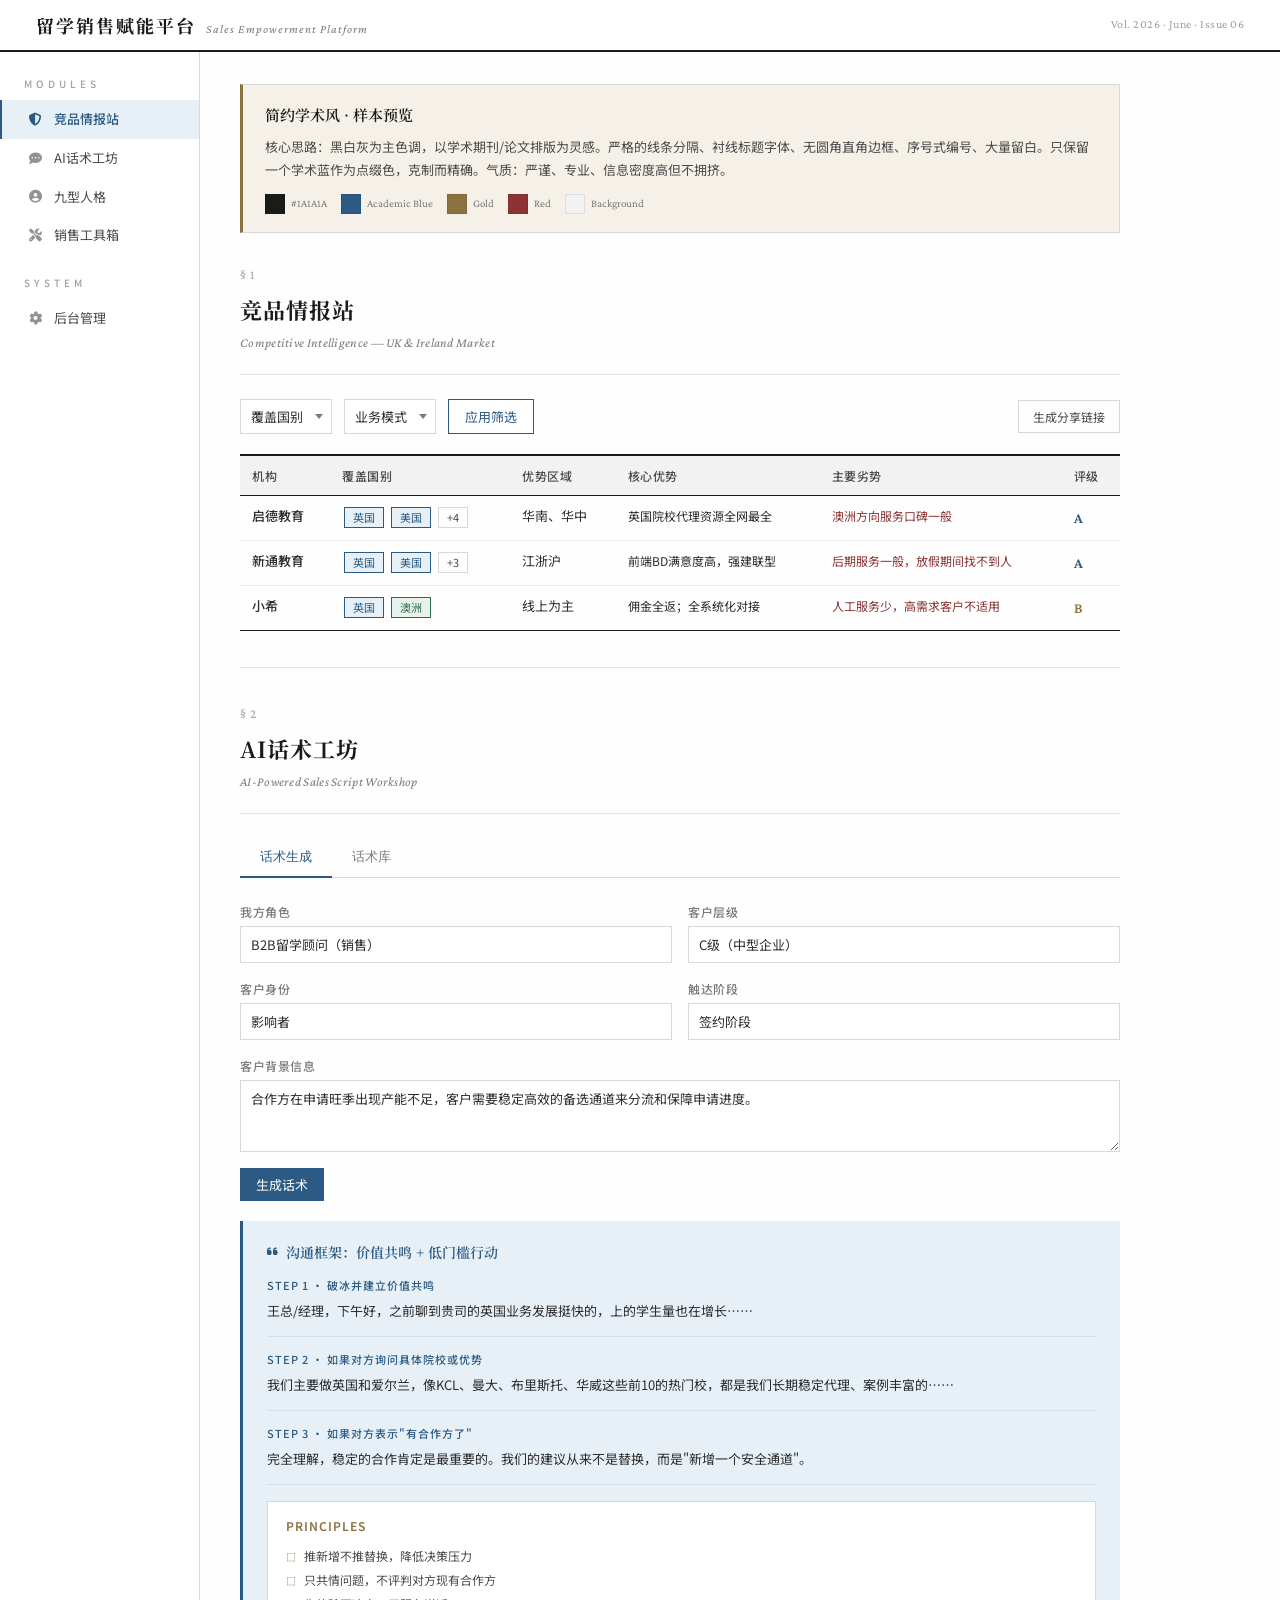
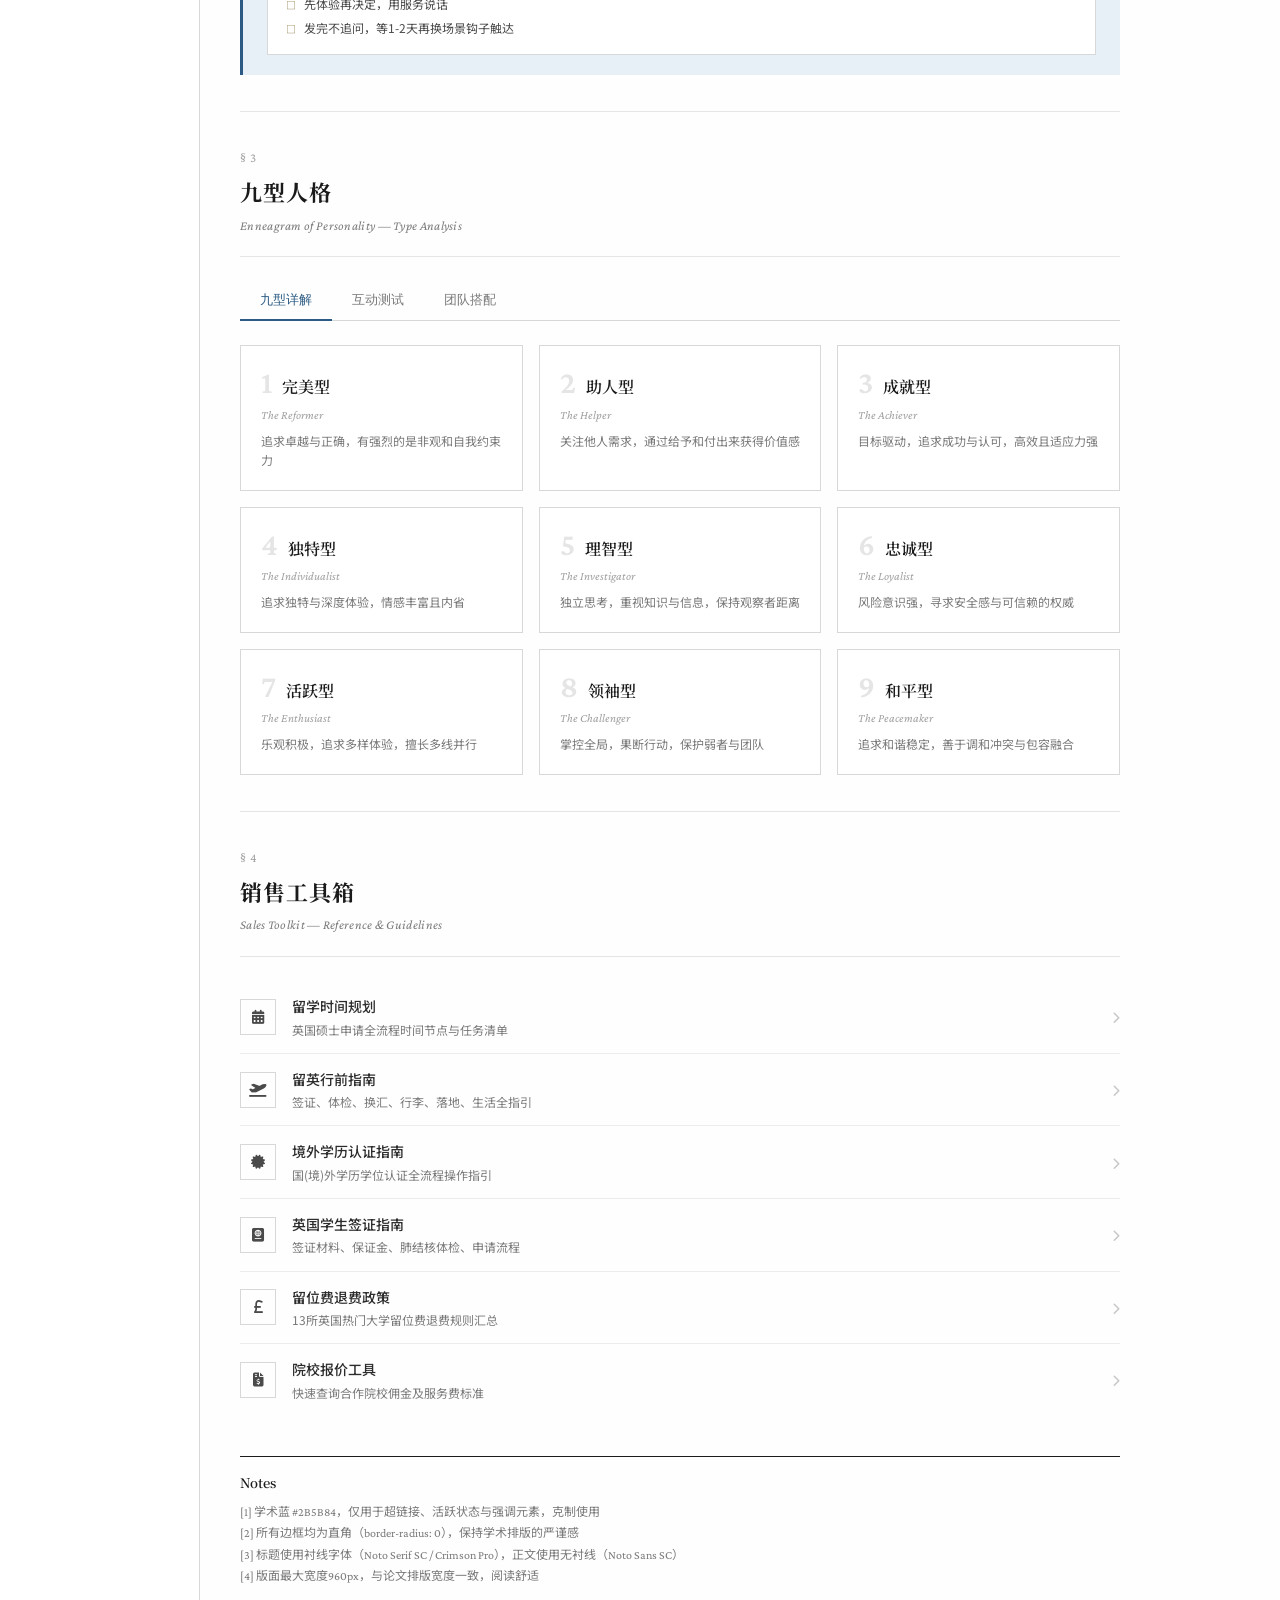
<file: academic-style-sample.html>
<!DOCTYPE html>
<html lang="zh-CN">
<head>
    <meta charset="UTF-8">
    <meta name="viewport" content="width=device-width, initial-scale=1.0">
    <title>留学销售赋能平台 — 简约学术风样本</title>
    <link href="https://fonts.googleapis.com/css2?family=Noto+Serif+SC:wght@400;500;600;700&family=Noto+Sans+SC:wght@300;400;500&family=Crimson+Pro:wght@400;500;600&display=swap" rel="stylesheet">
    <link href="https://cdnjs.cloudflare.com/ajax/libs/font-awesome/6.5.0/css/all.min.css" rel="stylesheet">
    <style>
        :root {
            /* 学术色系 — 黑白灰+学术蓝 */
            --ac-black: #1A1A1A;
            --ac-ink: #2C2C2C;
            --ac-dark: #4A4A4A;
            --ac-gray: #7A7A7A;
            --ac-mid: #A0A0A0;
            --ac-silver: #C8C8C8;
            --ac-light: #E5E5E5;
            --ac-pale: #F2F2F2;
            --ac-white: #FAFAFA;
            --ac-blue: #2B5B84;
            --ac-blue-light: #3A7AB5;
            --ac-blue-pale: #E8F0F7;
            --ac-gold: #8B7340;
            --ac-gold-pale: #F5F1E8;
            --ac-red: #8C3333;
            --ac-red-pale: #F5E8E8;
            --ac-green: #2D6B4F;
            --ac-green-pale: #E8F2EC;
            --ac-bg: #FEFEFE;
            --ac-border: #D8D8D8;
            --ac-border-light: #ECECEC;
        }

        * { margin: 0; padding: 0; box-sizing: border-box; }

        body {
            font-family: 'Noto Sans SC', -apple-system, sans-serif;
            background: var(--ac-bg);
            color: var(--ac-ink);
            min-height: 100vh;
            font-size: 14px;
            line-height: 1.6;
        }

        /* ===== 顶部 — 细线+衬线标题 ===== */
        .top-bar {
            background: white;
            padding: 0 36px;
            height: 52px;
            display: flex;
            align-items: center;
            justify-content: space-between;
            border-bottom: 2px solid var(--ac-black);
        }
        .top-bar .logo {
            display: flex;
            align-items: baseline;
            gap: 10px;
        }
        .top-bar .logo-main {
            font-family: 'Noto Serif SC', 'Crimson Pro', serif;
            font-size: 18px;
            font-weight: 700;
            color: var(--ac-black);
            letter-spacing: 2px;
        }
        .top-bar .logo-en {
            font-family: 'Crimson Pro', serif;
            font-size: 12px;
            font-weight: 400;
            color: var(--ac-gray);
            letter-spacing: 1px;
            font-style: italic;
        }
        .top-bar .meta {
            font-size: 12px;
            color: var(--ac-mid);
            font-family: 'Crimson Pro', serif;
            letter-spacing: 0.5px;
        }

        /* ===== 侧边栏 — 极简线条 ===== */
        .layout {
            display: flex;
            min-height: calc(100vh - 54px);
        }
        .sidebar {
            width: 200px;
            background: white;
            border-right: 1px solid var(--ac-border);
            padding: 24px 0;
        }
        .sidebar-section {
            margin-bottom: 20px;
        }
        .sidebar-label {
            font-size: 10px;
            color: var(--ac-mid);
            letter-spacing: 4px;
            padding: 0 24px;
            margin-bottom: 8px;
            font-weight: 500;
            text-transform: uppercase;
        }
        .nav-item {
            display: flex;
            align-items: center;
            gap: 10px;
            padding: 9px 24px;
            color: var(--ac-dark);
            cursor: pointer;
            font-size: 13px;
            transition: all 0.15s;
            border-left: 2px solid transparent;
            font-weight: 400;
        }
        .nav-item:hover {
            color: var(--ac-black);
            background: var(--ac-pale);
        }
        .nav-item.active {
            color: var(--ac-blue);
            border-left-color: var(--ac-blue);
            background: var(--ac-blue-pale);
            font-weight: 500;
        }
        .nav-item i {
            width: 18px;
            text-align: center;
            font-size: 13px;
            color: inherit;
            opacity: 0.6;
        }
        .nav-item.active i { opacity: 1; }

        /* ===== 主内容 ===== */
        .main-content {
            flex: 1;
            padding: 32px 40px;
            max-width: 960px;
        }

        /* ===== 页面标题 — 学术论文式 ===== */
        .page-title {
            font-family: 'Noto Serif SC', serif;
            font-size: 22px;
            font-weight: 700;
            color: var(--ac-black);
            margin-bottom: 6px;
            letter-spacing: 1px;
        }
        .page-subtitle {
            font-size: 13px;
            color: var(--ac-gray);
            margin-bottom: 20px;
            font-style: italic;
            font-family: 'Crimson Pro', serif;
            letter-spacing: 0.3px;
        }
        .page-rule {
            border: none;
            border-top: 1px solid var(--ac-light);
            margin-bottom: 24px;
        }

        /* ===== 学术脚注标记 ===== */
        .footnote-mark {
            font-size: 10px;
            vertical-align: super;
            color: var(--ac-blue);
            cursor: help;
        }

        /* ===== 竞品情报站 ===== */
        .section-num {
            font-family: 'Crimson Pro', serif;
            font-size: 13px;
            color: var(--ac-mid);
            margin-bottom: 6px;
            letter-spacing: 1px;
        }
        .section-heading {
            font-family: 'Noto Serif SC', serif;
            font-size: 16px;
            font-weight: 600;
            color: var(--ac-black);
            margin-bottom: 16px;
            display: flex;
            align-items: center;
            gap: 8px;
        }
        .section-heading::after {
            content: '';
            flex: 1;
            height: 1px;
            background: var(--ac-light);
        }

        .filter-row {
            display: flex;
            gap: 12px;
            margin-bottom: 20px;
            align-items: center;
        }
        .ac-select {
            padding: 7px 28px 7px 10px;
            border: 1px solid var(--ac-border);
            border-radius: 0;
            background: white;
            color: var(--ac-ink);
            font-size: 13px;
            font-family: 'Noto Sans SC', sans-serif;
            appearance: none;
            background-image: url("data:image/svg+xml,%3Csvg xmlns='http://www.w3.org/2000/svg' width='8' height='5'%3E%3Cpath d='M0 0l4 5 4-5z' fill='%237A7A7A'/%3E%3C/svg%3E");
            background-repeat: no-repeat;
            background-position: right 8px center;
            cursor: pointer;
            transition: border-color 0.15s;
        }
        .ac-select:focus {
            outline: none;
            border-color: var(--ac-blue);
        }
        .ac-btn {
            padding: 7px 16px;
            border: 1px solid var(--ac-blue);
            background: white;
            color: var(--ac-blue);
            font-size: 13px;
            font-family: 'Noto Sans SC', sans-serif;
            cursor: pointer;
            transition: all 0.15s;
            font-weight: 400;
        }
        .ac-btn:hover {
            background: var(--ac-blue);
            color: white;
        }
        .ac-btn-fill {
            padding: 7px 16px;
            border: none;
            background: var(--ac-blue);
            color: white;
            font-size: 13px;
            font-family: 'Noto Sans SC', sans-serif;
            cursor: pointer;
            transition: all 0.15s;
            font-weight: 400;
        }
        .ac-btn-fill:hover {
            background: var(--ac-blue-light);
        }
        .ac-btn-ghost {
            padding: 7px 14px;
            border: 1px solid var(--ac-border);
            background: transparent;
            color: var(--ac-dark);
            font-size: 12px;
            font-family: 'Noto Sans SC', sans-serif;
            cursor: pointer;
            transition: all 0.15s;
        }
        .ac-btn-ghost:hover {
            border-color: var(--ac-blue);
            color: var(--ac-blue);
        }

        /* 学术表格 — 黑线分格 */
        .ac-table {
            width: 100%;
            border-collapse: collapse;
            border-top: 2px solid var(--ac-black);
            border-bottom: 1px solid var(--ac-black);
        }
        .ac-table th {
            background: var(--ac-pale);
            color: var(--ac-dark);
            font-size: 12px;
            font-weight: 500;
            padding: 10px 12px;
            text-align: left;
            border-bottom: 1px solid var(--ac-black);
            letter-spacing: 0.5px;
        }
        .ac-table td {
            padding: 10px 12px;
            font-size: 13px;
            border-bottom: 1px solid var(--ac-border-light);
            vertical-align: top;
        }
        .ac-table tr:last-child td {
            border-bottom: none;
        }
        .ac-table tr:hover td {
            background: var(--ac-blue-pale);
        }

        .ac-tag {
            display: inline-block;
            padding: 1px 8px;
            border: 1px solid var(--ac-border);
            font-size: 11px;
            color: var(--ac-dark);
            margin: 1px 2px;
        }
        .ac-tag-blue {
            border-color: var(--ac-blue);
            color: var(--ac-blue);
            background: var(--ac-blue-pale);
        }
        .ac-tag-green {
            border-color: var(--ac-green);
            color: var(--ac-green);
            background: var(--ac-green-pale);
        }
        .ac-tag-red {
            border-color: var(--ac-red);
            color: var(--ac-red);
            background: var(--ac-red-pale);
        }
        .ac-grade {
            font-family: 'Crimson Pro', serif;
            font-size: 15px;
            font-weight: 600;
            letter-spacing: 1px;
        }
        .grade-a { color: var(--ac-blue); }
        .grade-b { color: var(--ac-gold); }
        .grade-c { color: var(--ac-red); }

        /* ===== AI话术工坊 ===== */
        .field-group {
            display: grid;
            grid-template-columns: 1fr 1fr;
            gap: 16px;
            margin-bottom: 16px;
        }
        .field-item {
            display: flex;
            flex-direction: column;
            gap: 5px;
        }
        .field-label {
            font-size: 12px;
            color: var(--ac-gray);
            font-weight: 500;
            letter-spacing: 0.5px;
        }
        .field-input,
        .field-select,
        .field-textarea {
            padding: 8px 10px;
            border: 1px solid var(--ac-border);
            background: white;
            font-size: 13px;
            font-family: 'Noto Sans SC', sans-serif;
            color: var(--ac-ink);
            transition: border-color 0.15s;
            border-radius: 0;
        }
        .field-select { appearance: none; cursor: pointer; }
        .field-input:focus,
        .field-select:focus,
        .field-textarea:focus {
            outline: none;
            border-color: var(--ac-blue);
            box-shadow: 0 0 0 1px var(--ac-blue-pale);
        }
        .field-textarea {
            resize: vertical;
            min-height: 72px;
            line-height: 1.6;
        }

        /* 话术输出区 — 论文引用框风格 */
        .script-output {
            border-left: 3px solid var(--ac-blue);
            padding: 20px 24px;
            background: var(--ac-blue-pale);
            margin-top: 20px;
        }
        .script-output-title {
            font-family: 'Noto Serif SC', serif;
            font-size: 14px;
            font-weight: 600;
            color: var(--ac-blue);
            margin-bottom: 14px;
            display: flex;
            align-items: center;
            gap: 8px;
        }
        .script-block {
            margin-bottom: 14px;
            padding-bottom: 14px;
            border-bottom: 1px solid rgba(43,91,132,0.1);
        }
        .script-block:last-child { border-bottom: none; margin-bottom: 0; padding-bottom: 0; }
        .script-block-label {
            font-size: 11px;
            color: var(--ac-blue);
            font-weight: 500;
            letter-spacing: 1px;
            margin-bottom: 4px;
        }
        .script-block-text {
            font-size: 13px;
            color: var(--ac-ink);
            line-height: 1.8;
        }
        .script-note {
            margin-top: 16px;
            padding: 14px 18px;
            border: 1px solid var(--ac-border);
            background: white;
        }
        .script-note-title {
            font-size: 12px;
            color: var(--ac-gold);
            font-weight: 600;
            margin-bottom: 8px;
            letter-spacing: 1px;
        }
        .script-note ul {
            list-style: none;
            font-size: 12px;
            color: var(--ac-dark);
            line-height: 2;
        }
        .script-note ul li::before {
            content: '□';
            color: var(--ac-gold);
            margin-right: 8px;
            font-size: 10px;
        }

        /* ===== 九型人格 — 网格+序号 ===== */
        .enneagram-list {
            display: grid;
            grid-template-columns: repeat(3, 1fr);
            gap: 16px;
        }
        .enneagram-item {
            border: 1px solid var(--ac-border);
            background: white;
            padding: 20px;
            cursor: pointer;
            transition: all 0.15s;
        }
        .enneagram-item:hover {
            border-color: var(--ac-blue);
            box-shadow: 0 1px 4px rgba(0,0,0,0.06);
        }
        .enneagram-item-head {
            display: flex;
            align-items: baseline;
            gap: 10px;
            margin-bottom: 6px;
        }
        .enneagram-num {
            font-family: 'Crimson Pro', serif;
            font-size: 32px;
            font-weight: 600;
            color: var(--ac-light);
            line-height: 1;
        }
        .enneagram-item:hover .enneagram-num { color: var(--ac-blue-pale); }
        .enneagram-item-name {
            font-family: 'Noto Serif SC', serif;
            font-size: 16px;
            font-weight: 600;
            color: var(--ac-black);
        }
        .enneagram-item-en {
            font-family: 'Crimson Pro', serif;
            font-size: 12px;
            color: var(--ac-mid);
            font-style: italic;
        }
        .enneagram-item-desc {
            font-size: 12px;
            color: var(--ac-gray);
            margin-top: 6px;
            line-height: 1.6;
        }

        /* ===== 销售工具箱 — 列表式 ===== */
        .tool-list {
            display: flex;
            flex-direction: column;
            gap: 0;
        }
        .tool-row {
            display: flex;
            align-items: center;
            gap: 16px;
            padding: 14px 0;
            border-bottom: 1px solid var(--ac-border-light);
            cursor: pointer;
            transition: all 0.15s;
        }
        .tool-row:last-child { border-bottom: none; }
        .tool-row:hover {
            padding-left: 8px;
        }
        .tool-row:hover .tool-row-title { color: var(--ac-blue); }
        .tool-row-icon {
            width: 36px;
            height: 36px;
            border: 1px solid var(--ac-border);
            display: flex;
            align-items: center;
            justify-content: center;
            font-size: 14px;
            color: var(--ac-dark);
            flex-shrink: 0;
        }
        .tool-row:hover .tool-row-icon {
            border-color: var(--ac-blue);
            color: var(--ac-blue);
        }
        .tool-row-content { flex: 1; }
        .tool-row-title {
            font-size: 14px;
            font-weight: 500;
            color: var(--ac-ink);
            transition: color 0.15s;
        }
        .tool-row-desc {
            font-size: 12px;
            color: var(--ac-gray);
            margin-top: 2px;
        }
        .tool-row-arrow {
            color: var(--ac-silver);
            font-size: 12px;
            transition: all 0.15s;
        }
        .tool-row:hover .tool-row-arrow {
            color: var(--ac-blue);
            transform: translateX(3px);
        }

        /* ===== 标签页 — 下划线式 ===== */
        .ac-tabs {
            display: flex;
            gap: 0;
            border-bottom: 1px solid var(--ac-border);
            margin-bottom: 24px;
        }
        .ac-tab {
            padding: 10px 20px;
            font-size: 13px;
            color: var(--ac-gray);
            cursor: pointer;
            border-bottom: 2px solid transparent;
            margin-bottom: -1px;
            transition: all 0.15s;
            font-weight: 400;
            background: none;
            border-top: none;
            border-left: none;
            border-right: none;
        }
        .ac-tab:hover { color: var(--ac-dark); }
        .ac-tab.active {
            color: var(--ac-blue);
            border-bottom-color: var(--ac-blue);
            font-weight: 500;
        }

        /* ===== 分隔 ===== */
        .ac-divider {
            border: none;
            border-top: 1px solid var(--ac-light);
            margin: 36px 0;
        }
        .ac-section-gap {
            height: 40px;
        }

        /* ===== 样本说明 ===== */
        .sample-banner {
            border: 1px solid var(--ac-border);
            border-left: 3px solid var(--ac-gold);
            padding: 18px 22px;
            margin-bottom: 32px;
            background: var(--ac-gold-pale);
        }
        .sample-banner h3 {
            font-family: 'Noto Serif SC', serif;
            font-size: 15px;
            font-weight: 600;
            color: var(--ac-black);
            margin-bottom: 8px;
        }
        .sample-banner p {
            font-size: 13px;
            color: var(--ac-dark);
            line-height: 1.8;
        }
        .color-row {
            display: flex;
            gap: 14px;
            margin-top: 12px;
            flex-wrap: wrap;
        }
        .color-chip {
            display: flex;
            align-items: center;
            gap: 6px;
            font-size: 11px;
            color: var(--ac-gray);
            font-family: 'Crimson Pro', serif;
        }
        .chip-dot {
            width: 20px;
            height: 20px;
            border: 1px solid rgba(0,0,0,0.08);
        }

        /* ===== 参考文献式脚注 ===== */
        .footnotes {
            margin-top: 40px;
            padding-top: 16px;
            border-top: 1px solid var(--ac-black);
        }
        .footnotes-title {
            font-family: 'Noto Serif SC', serif;
            font-size: 13px;
            font-weight: 600;
            color: var(--ac-black);
            margin-bottom: 8px;
        }
        .footnote-item {
            font-size: 12px;
            color: var(--ac-gray);
            line-height: 1.8;
            padding-left: 16px;
            text-indent: -16px;
            font-family: 'Crimson Pro', 'Noto Sans SC', sans-serif;
        }
    </style>
</head>
<body>

<!-- 顶部 -->
<div class="top-bar">
    <div class="logo">
        <span class="logo-main">留学销售赋能平台</span>
        <span class="logo-en">Sales Empowerment Platform</span>
    </div>
    <div class="meta">Vol. 2026 &middot; June &middot; Issue 06</div>
</div>

<div class="layout">
    <!-- 侧边栏 -->
    <div class="sidebar">
        <div class="sidebar-section">
            <div class="sidebar-label">Modules</div>
            <div class="nav-item active">
                <i class="fas fa-shield-alt"></i>
                <span>竞品情报站</span>
            </div>
            <div class="nav-item">
                <i class="fas fa-comment-dots"></i>
                <span>AI话术工坊</span>
            </div>
            <div class="nav-item">
                <i class="fas fa-user-circle"></i>
                <span>九型人格</span>
            </div>
            <div class="nav-item">
                <i class="fas fa-tools"></i>
                <span>销售工具箱</span>
            </div>
        </div>
        <div class="sidebar-section">
            <div class="sidebar-label">System</div>
            <div class="nav-item">
                <i class="fas fa-cog"></i>
                <span>后台管理</span>
            </div>
        </div>
    </div>

    <!-- 主内容区 -->
    <div class="main-content">

        <!-- 样本说明 -->
        <div class="sample-banner">
            <h3>简约学术风 · 样本预览</h3>
            <p>核心思路：黑白灰为主色调，以学术期刊/论文排版为灵感。严格的线条分隔、衬线标题字体、无圆角直角边框、序号式编号、大量留白。只保留一个学术蓝作为点缀色，克制而精确。气质：严谨、专业、信息密度高但不拥挤。</p>
            <div class="color-row">
                <div class="color-chip"><div class="chip-dot" style="background:#1A1A1A"></div>#1A1A1A</div>
                <div class="color-chip"><div class="chip-dot" style="background:#2B5B84"></div>Academic Blue</div>
                <div class="color-chip"><div class="chip-dot" style="background:#8B7340"></div>Gold</div>
                <div class="color-chip"><div class="chip-dot" style="background:#8C3333"></div>Red</div>
                <div class="color-chip"><div class="chip-dot" style="background:#F2F2F2"></div>Background</div>
            </div>
        </div>

        <!-- ========== I. 竞品情报站 ========== -->
        <div class="section-num">§ 1</div>
        <div class="page-title">竞品情报站</div>
        <div class="page-subtitle">Competitive Intelligence — UK & Ireland Market</div>
        <hr class="page-rule">

        <div class="filter-row">
            <select class="ac-select"><option>覆盖国别</option></select>
            <select class="ac-select"><option>业务模式</option></select>
            <button class="ac-btn">应用筛选</button>
            <div style="flex:1"></div>
            <button class="ac-btn-ghost">生成分享链接</button>
        </div>

        <table class="ac-table">
            <thead>
                <tr>
                    <th>机构</th>
                    <th>覆盖国别</th>
                    <th>优势区域</th>
                    <th>核心优势</th>
                    <th>主要劣势</th>
                    <th>评级</th>
                </tr>
            </thead>
            <tbody>
                <tr>
                    <td style="font-weight:500;">启德教育</td>
                    <td><span class="ac-tag ac-tag-blue">英国</span> <span class="ac-tag ac-tag-blue">美国</span> <span class="ac-tag">+4</span></td>
                    <td>华南、华中</td>
                    <td style="font-size:12px;">英国院校代理资源全网最全</td>
                    <td style="font-size:12px;color:var(--ac-red);">澳洲方向服务口碑一般</td>
                    <td><span class="ac-grade grade-a">A</span></td>
                </tr>
                <tr>
                    <td style="font-weight:500;">新通教育</td>
                    <td><span class="ac-tag ac-tag-blue">英国</span> <span class="ac-tag ac-tag-blue">美国</span> <span class="ac-tag">+3</span></td>
                    <td>江浙沪</td>
                    <td style="font-size:12px;">前端BD满意度高，强建联型</td>
                    <td style="font-size:12px;color:var(--ac-red);">后期服务一般，放假期间找不到人</td>
                    <td><span class="ac-grade grade-a">A</span></td>
                </tr>
                <tr>
                    <td style="font-weight:500;">小希</td>
                    <td><span class="ac-tag ac-tag-blue">英国</span> <span class="ac-tag ac-tag-green">澳洲</span></td>
                    <td>线上为主</td>
                    <td style="font-size:12px;">佣金全返；全系统化对接</td>
                    <td style="font-size:12px;color:var(--ac-red);">人工服务少，高需求客户不适用</td>
                    <td><span class="ac-grade grade-b">B</span></td>
                </tr>
            </tbody>
        </table>

        <hr class="ac-divider">

        <!-- ========== II. AI话术工坊 ========== -->
        <div class="section-num">§ 2</div>
        <div class="page-title">AI话术工坊</div>
        <div class="page-subtitle">AI-Powered Sales Script Workshop</div>
        <hr class="page-rule">

        <div class="ac-tabs">
            <button class="ac-tab active">话术生成</button>
            <button class="ac-tab">话术库</button>
        </div>

        <div class="field-group">
            <div class="field-item">
                <span class="field-label">我方角色</span>
                <select class="field-select"><option>B2B留学顾问（销售）</option><option>B2B渠道专员</option></select>
            </div>
            <div class="field-item">
                <span class="field-label">客户层级</span>
                <select class="field-select"><option>C级（中型企业）</option><option>D级（小型企业）</option></select>
            </div>
            <div class="field-item">
                <span class="field-label">客户身份</span>
                <select class="field-select"><option>影响者</option><option>决策者</option></select>
            </div>
            <div class="field-item">
                <span class="field-label">触达阶段</span>
                <select class="field-select"><option>签约阶段</option><option>首次触达</option></select>
            </div>
        </div>
        <div class="field-item" style="margin-bottom:16px;">
            <span class="field-label">客户背景信息</span>
            <textarea class="field-textarea">合作方在申请旺季出现产能不足，客户需要稳定高效的备选通道来分流和保障申请进度。</textarea>
        </div>
        <button class="ac-btn-fill">生成话术</button>

        <div class="script-output">
            <div class="script-output-title">
                <i class="fas fa-quote-left" style="font-size:12px;"></i>
                沟通框架：价值共鸣 + 低门槛行动
            </div>
            <div class="script-block">
                <div class="script-block-label">STEP 1 · 破冰并建立价值共鸣</div>
                <div class="script-block-text">王总/经理，下午好，之前聊到贵司的英国业务发展挺快的，上的学生量也在增长……</div>
            </div>
            <div class="script-block">
                <div class="script-block-label">STEP 2 · 如果对方询问具体院校或优势</div>
                <div class="script-block-text">我们主要做英国和爱尔兰，像KCL、曼大、布里斯托、华威这些前10的热门校，都是我们长期稳定代理、案例丰富的……</div>
            </div>
            <div class="script-block">
                <div class="script-block-label">STEP 3 · 如果对方表示"有合作方了"</div>
                <div class="script-block-text">完全理解，稳定的合作肯定是最重要的。我们的建议从来不是替换，而是"新增一个安全通道"。</div>
            </div>
            <div class="script-note">
                <div class="script-note-title">PRINCIPLES</div>
                <ul>
                    <li>推新增不推替换，降低决策压力</li>
                    <li>只共情问题，不评判对方现有合作方</li>
                    <li>先体验再决定，用服务说话</li>
                    <li>发完不追问，等1-2天再换场景钩子触达</li>
                </ul>
            </div>
        </div>

        <hr class="ac-divider">

        <!-- ========== III. 九型人格 ========== -->
        <div class="section-num">§ 3</div>
        <div class="page-title">九型人格</div>
        <div class="page-subtitle">Enneagram of Personality — Type Analysis</div>
        <hr class="page-rule">

        <div class="ac-tabs">
            <button class="ac-tab active">九型详解</button>
            <button class="ac-tab">互动测试</button>
            <button class="ac-tab">团队搭配</button>
        </div>

        <div class="enneagram-list">
            <div class="enneagram-item">
                <div class="enneagram-item-head">
                    <span class="enneagram-num">1</span>
                    <span class="enneagram-item-name">完美型</span>
                </div>
                <div class="enneagram-item-en">The Reformer</div>
                <div class="enneagram-item-desc">追求卓越与正确，有强烈的是非观和自我约束力</div>
            </div>
            <div class="enneagram-item">
                <div class="enneagram-item-head">
                    <span class="enneagram-num">2</span>
                    <span class="enneagram-item-name">助人型</span>
                </div>
                <div class="enneagram-item-en">The Helper</div>
                <div class="enneagram-item-desc">关注他人需求，通过给予和付出来获得价值感</div>
            </div>
            <div class="enneagram-item">
                <div class="enneagram-item-head">
                    <span class="enneagram-num">3</span>
                    <span class="enneagram-item-name">成就型</span>
                </div>
                <div class="enneagram-item-en">The Achiever</div>
                <div class="enneagram-item-desc">目标驱动，追求成功与认可，高效且适应力强</div>
            </div>
            <div class="enneagram-item">
                <div class="enneagram-item-head">
                    <span class="enneagram-num">4</span>
                    <span class="enneagram-item-name">独特型</span>
                </div>
                <div class="enneagram-item-en">The Individualist</div>
                <div class="enneagram-item-desc">追求独特与深度体验，情感丰富且内省</div>
            </div>
            <div class="enneagram-item">
                <div class="enneagram-item-head">
                    <span class="enneagram-num">5</span>
                    <span class="enneagram-item-name">理智型</span>
                </div>
                <div class="enneagram-item-en">The Investigator</div>
                <div class="enneagram-item-desc">独立思考，重视知识与信息，保持观察者距离</div>
            </div>
            <div class="enneagram-item">
                <div class="enneagram-item-head">
                    <span class="enneagram-num">6</span>
                    <span class="enneagram-item-name">忠诚型</span>
                </div>
                <div class="enneagram-item-en">The Loyalist</div>
                <div class="enneagram-item-desc">风险意识强，寻求安全感与可信赖的权威</div>
            </div>
            <div class="enneagram-item">
                <div class="enneagram-item-head">
                    <span class="enneagram-num">7</span>
                    <span class="enneagram-item-name">活跃型</span>
                </div>
                <div class="enneagram-item-en">The Enthusiast</div>
                <div class="enneagram-item-desc">乐观积极，追求多样体验，擅长多线并行</div>
            </div>
            <div class="enneagram-item">
                <div class="enneagram-item-head">
                    <span class="enneagram-num">8</span>
                    <span class="enneagram-item-name">领袖型</span>
                </div>
                <div class="enneagram-item-en">The Challenger</div>
                <div class="enneagram-item-desc">掌控全局，果断行动，保护弱者与团队</div>
            </div>
            <div class="enneagram-item">
                <div class="enneagram-item-head">
                    <span class="enneagram-num">9</span>
                    <span class="enneagram-item-name">和平型</span>
                </div>
                <div class="enneagram-item-en">The Peacemaker</div>
                <div class="enneagram-item-desc">追求和谐稳定，善于调和冲突与包容融合</div>
            </div>
        </div>

        <hr class="ac-divider">

        <!-- ========== IV. 销售工具箱 ========== -->
        <div class="section-num">§ 4</div>
        <div class="page-title">销售工具箱</div>
        <div class="page-subtitle">Sales Toolkit — Reference & Guidelines</div>
        <hr class="page-rule">

        <div class="tool-list">
            <div class="tool-row">
                <div class="tool-row-icon"><i class="fas fa-calendar-alt"></i></div>
                <div class="tool-row-content">
                    <div class="tool-row-title">留学时间规划</div>
                    <div class="tool-row-desc">英国硕士申请全流程时间节点与任务清单</div>
                </div>
                <div class="tool-row-arrow"><i class="fas fa-chevron-right"></i></div>
            </div>
            <div class="tool-row">
                <div class="tool-row-icon"><i class="fas fa-plane-departure"></i></div>
                <div class="tool-row-content">
                    <div class="tool-row-title">留英行前指南</div>
                    <div class="tool-row-desc">签证、体检、换汇、行李、落地、生活全指引</div>
                </div>
                <div class="tool-row-arrow"><i class="fas fa-chevron-right"></i></div>
            </div>
            <div class="tool-row">
                <div class="tool-row-icon"><i class="fas fa-certificate"></i></div>
                <div class="tool-row-content">
                    <div class="tool-row-title">境外学历认证指南</div>
                    <div class="tool-row-desc">国(境)外学历学位认证全流程操作指引</div>
                </div>
                <div class="tool-row-arrow"><i class="fas fa-chevron-right"></i></div>
            </div>
            <div class="tool-row">
                <div class="tool-row-icon"><i class="fas fa-passport"></i></div>
                <div class="tool-row-content">
                    <div class="tool-row-title">英国学生签证指南</div>
                    <div class="tool-row-desc">签证材料、保证金、肺结核体检、申请流程</div>
                </div>
                <div class="tool-row-arrow"><i class="fas fa-chevron-right"></i></div>
            </div>
            <div class="tool-row">
                <div class="tool-row-icon"><i class="fas fa-pound-sign"></i></div>
                <div class="tool-row-content">
                    <div class="tool-row-title">留位费退费政策</div>
                    <div class="tool-row-desc">13所英国热门大学留位费退费规则汇总</div>
                </div>
                <div class="tool-row-arrow"><i class="fas fa-chevron-right"></i></div>
            </div>
            <div class="tool-row">
                <div class="tool-row-icon"><i class="fas fa-file-invoice-dollar"></i></div>
                <div class="tool-row-content">
                    <div class="tool-row-title">院校报价工具</div>
                    <div class="tool-row-desc">快速查询合作院校佣金及服务费标准</div>
                </div>
                <div class="tool-row-arrow"><i class="fas fa-chevron-right"></i></div>
            </div>
        </div>

        <!-- 脚注区 -->
        <div class="footnotes">
            <div class="footnotes-title">Notes</div>
            <div class="footnote-item">[1] 学术蓝 #2B5B84，仅用于超链接、活跃状态与强调元素，克制使用</div>
            <div class="footnote-item">[2] 所有边框均为直角（border-radius: 0），保持学术排版的严谨感</div>
            <div class="footnote-item">[3] 标题使用衬线字体（Noto Serif SC / Crimson Pro），正文使用无衬线（Noto Sans SC）</div>
            <div class="footnote-item">[4] 版面最大宽度960px，与论文排版宽度一致，阅读舒适</div>
        </div>

    </div>
</div>

</body>
</html>
</file>
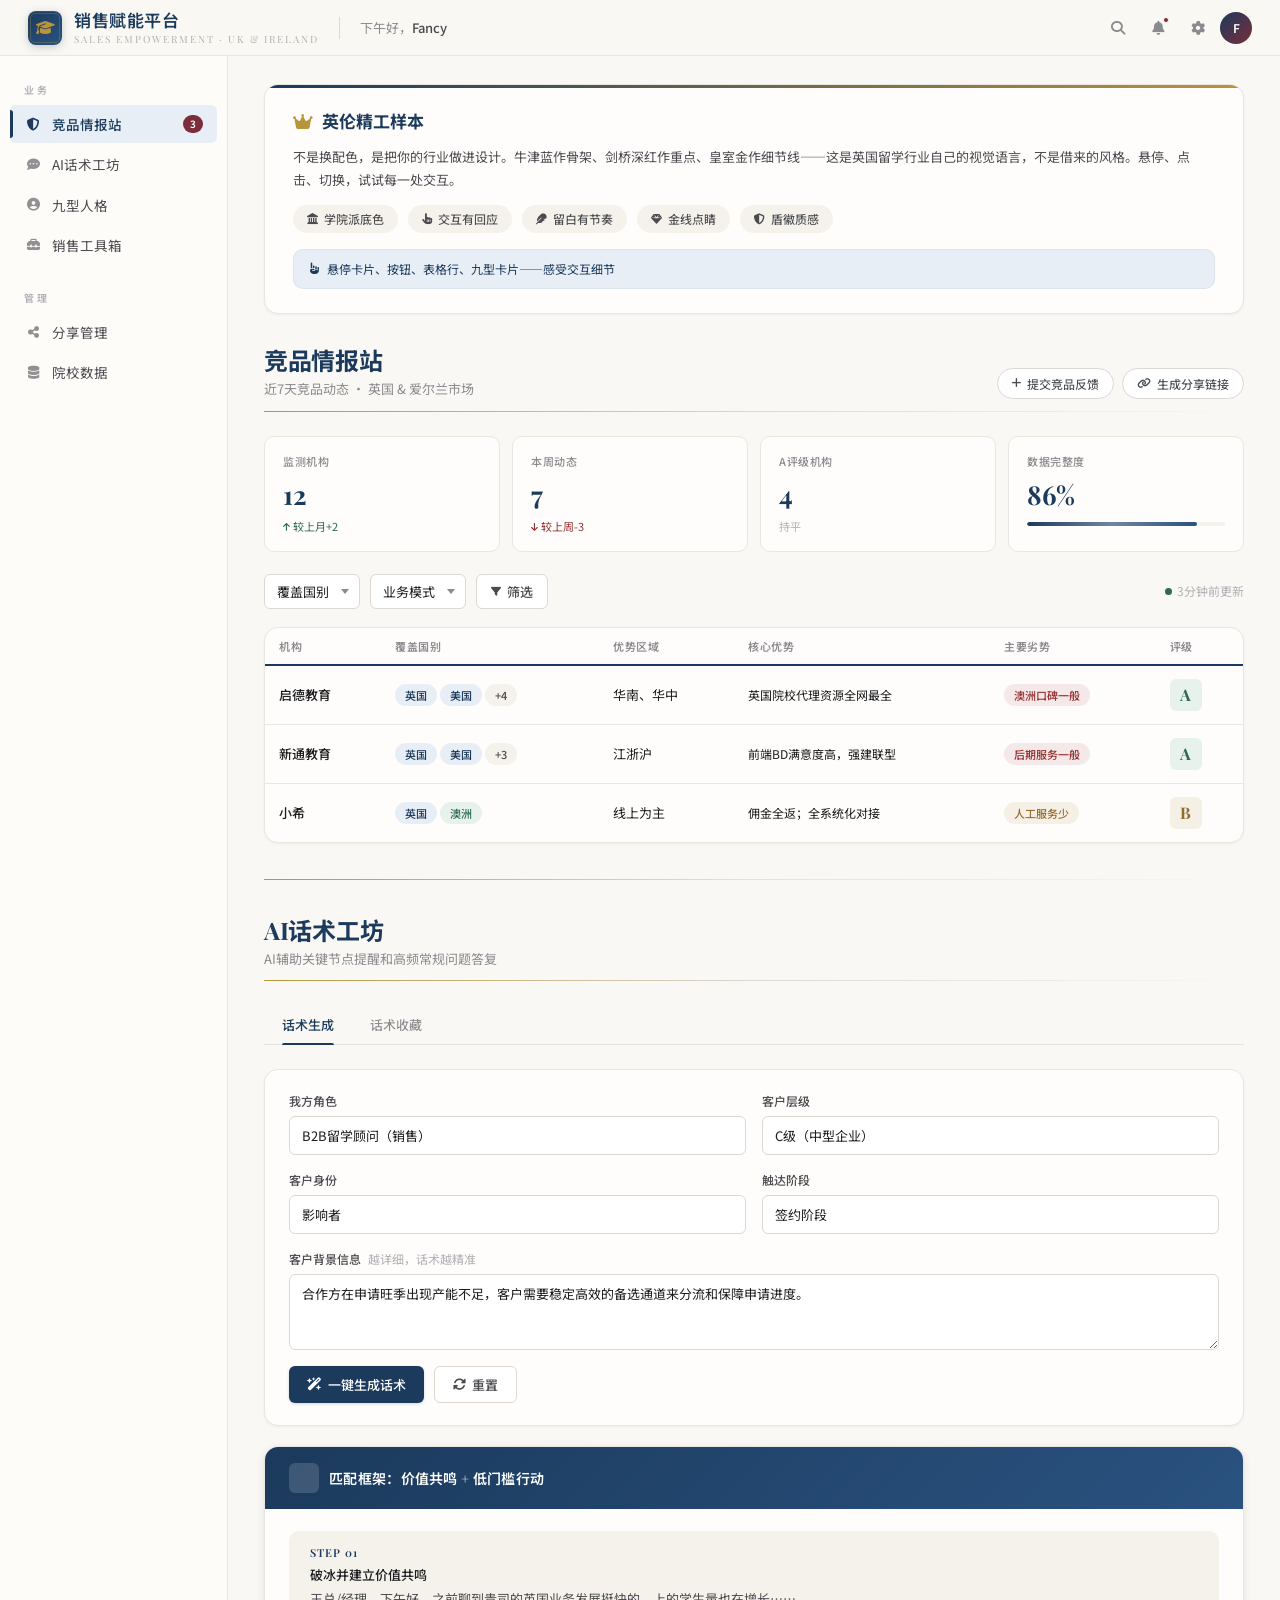
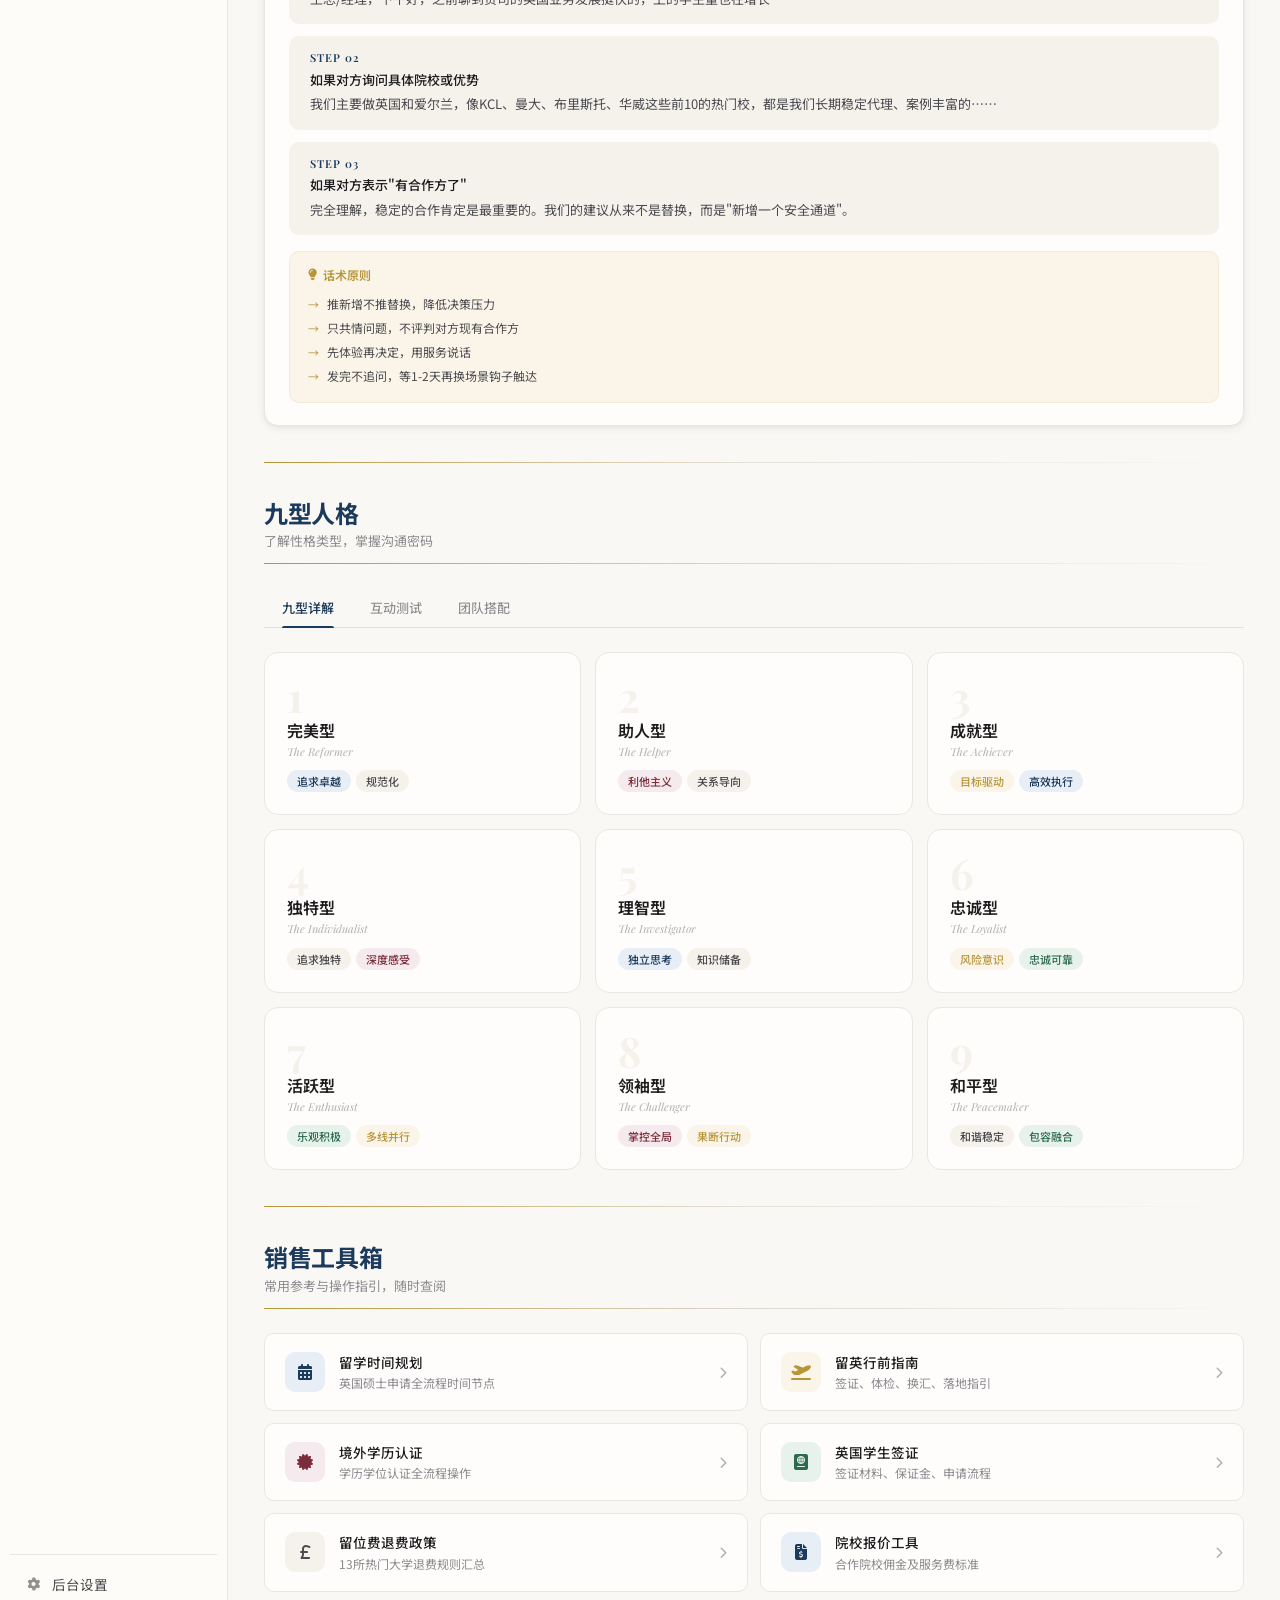
<file: british-crafted-sample.html>
<!DOCTYPE html>
<html lang="zh-CN">
<head>
    <meta charset="UTF-8">
    <meta name="viewport" content="width=device-width, initial-scale=1.0">
    <title>留学销售赋能平台 — 英伦精工样本</title>
    <link href="https://fonts.googleapis.com/css2?family=Playfair+Display:wght@400;500;600;700&family=Noto+Sans+SC:wght@300;400;500;600;700&family=Inter:wght@400;500;600&display=swap" rel="stylesheet">
    <link href="https://cdnjs.cloudflare.com/ajax/libs/font-awesome/6.5.0/css/all.min.css" rel="stylesheet">
    <style>
        /* ══════════════════════════════════════════
           英伦精工 · British Crafted
           ══════════════════════════════════════════
           学院派底色 + 现代交互温度
           牛津蓝 / 剑桥深红 / 皇室金 / 羊皮纸白
           不是"装英国"，是你本就做英国留学
        */

        :root {
            /* 核心色 — 英式学院 */
            --navy: #1B3A5C;
            --navy-light: #2A5280;
            --navy-pale: #E8EEF5;
            --navy-glow: rgba(27, 58, 92, 0.12);

            --burgundy: #7B2D3B;
            --burgundy-light: #9E4555;
            --burgundy-pale: #F5EAED;

            --gold: #B8953A;
            --gold-light: #D4B04E;
            --gold-pale: #FAF5E8;
            --gold-subtle: rgba(184, 149, 58, 0.10);

            --cream: #FAF8F4;
            --parchment: #F5F2EC;
            --ivory: #FEFDFB;

            --text-primary: #1C1C1E;
            --text-secondary: #4A4A4F;
            --text-tertiary: #8A8A8F;
            --text-quaternary: #B0B0B5;

            --success: #2D6B4F;
            --success-pale: #E8F2EC;
            --warning: #946B2F;
            --warning-pale: #F5F0E5;
            --danger: #943030;
            --danger-pale: #F5E8E8;

            --border: #DDD9D2;
            --border-subtle: #EAE7E2;
            --divider: #E5E2DC;

            --shadow-sm: 0 1px 3px rgba(28,28,30,0.05);
            --shadow-md: 0 2px 10px rgba(28,28,30,0.07), 0 1px 3px rgba(28,28,30,0.04);
            --shadow-lg: 0 8px 28px rgba(28,28,30,0.09), 0 2px 8px rgba(28,28,30,0.05);
            --shadow-xl: 0 16px 48px rgba(28,28,30,0.11), 0 4px 12px rgba(28,28,30,0.06);

            --radius-sm: 6px;
            --radius-md: 10px;
            --radius-lg: 14px;

            --ease-out: cubic-bezier(0.16, 1, 0.3, 1);
            --ease-standard: cubic-bezier(0.4, 0, 0.2, 1);
        }

        * { margin: 0; padding: 0; box-sizing: border-box; }

        body {
            font-family: 'Noto Sans SC', -apple-system, sans-serif;
            background: var(--cream);
            color: var(--text-primary);
            min-height: 100vh;
            font-size: 14px;
            line-height: 1.5;
            -webkit-font-smoothing: antialiased;
        }

        /* ===== 顶栏 — 学院徽章感 ===== */
        .topbar {
            position: sticky;
            top: 0;
            z-index: 100;
            background: rgba(250, 248, 244, 0.85);
            backdrop-filter: blur(20px) saturate(180%);
            -webkit-backdrop-filter: blur(20px) saturate(180%);
            border-bottom: 1px solid var(--border-subtle);
            padding: 0 28px;
            height: 56px;
            display: flex;
            align-items: center;
            justify-content: space-between;
        }
        .topbar-left {
            display: flex;
            align-items: center;
            gap: 16px;
        }
        .topbar-logo {
            display: flex;
            align-items: center;
            gap: 12px;
        }
        .topbar-crest {
            width: 34px;
            height: 34px;
            background: linear-gradient(145deg, var(--navy) 0%, var(--navy-light) 100%);
            border-radius: 8px;
            display: flex;
            align-items: center;
            justify-content: center;
            color: var(--gold);
            font-size: 15px;
            box-shadow: 0 2px 8px rgba(27, 58, 92, 0.25), inset 0 1px 0 rgba(255,255,255,0.1);
            transition: transform 0.25s var(--ease-out), box-shadow 0.25s var(--ease-out);
            position: relative;
        }
        .topbar-crest::after {
            content: '';
            position: absolute;
            inset: 2px;
            border: 1px solid rgba(184, 149, 58, 0.3);
            border-radius: 5px;
        }
        .topbar-crest:hover {
            transform: scale(1.06);
            box-shadow: 0 4px 14px rgba(27, 58, 92, 0.35), inset 0 1px 0 rgba(255,255,255,0.15);
        }
        .topbar-title {
            font-family: 'Playfair Display', 'Noto Sans SC', serif;
            font-size: 17px;
            font-weight: 600;
            color: var(--navy);
            letter-spacing: 0.5px;
        }
        .topbar-title-en {
            font-family: 'Playfair Display', serif;
            font-size: 10px;
            font-weight: 400;
            color: var(--text-quaternary);
            letter-spacing: 2px;
            text-transform: uppercase;
            margin-top: -2px;
        }
        .topbar-sep {
            width: 1px;
            height: 22px;
            background: var(--border);
            margin: 0 4px;
        }
        .topbar-greeting {
            font-size: 13px;
            color: var(--text-tertiary);
        }
        .topbar-greeting strong {
            color: var(--text-secondary);
            font-weight: 500;
        }

        .topbar-right {
            display: flex;
            align-items: center;
            gap: 4px;
        }
        .topbar-btn {
            width: 36px;
            height: 36px;
            border-radius: var(--radius-sm);
            border: none;
            background: transparent;
            color: var(--text-tertiary);
            cursor: pointer;
            display: flex;
            align-items: center;
            justify-content: center;
            font-size: 14px;
            transition: all 0.15s var(--ease-standard);
            position: relative;
        }
        .topbar-btn:hover {
            background: var(--parchment);
            color: var(--navy);
        }
        .topbar-btn .dot {
            position: absolute;
            top: 7px; right: 7px;
            width: 6px; height: 6px;
            background: var(--burgundy);
            border-radius: 50%;
            border: 1.5px solid var(--cream);
        }
        .topbar-avatar {
            width: 32px; height: 32px;
            border-radius: 50%;
            background: linear-gradient(135deg, var(--navy), var(--burgundy));
            display: flex;
            align-items: center;
            justify-content: center;
            color: white;
            font-size: 12px;
            font-weight: 600;
            cursor: pointer;
            transition: transform 0.2s var(--ease-out), box-shadow 0.2s var(--ease-out);
        }
        .topbar-avatar:hover {
            transform: scale(1.08);
            box-shadow: 0 2px 10px rgba(27,58,92,0.25);
        }

        /* ===== 布局 ===== */
        .layout { display: flex; min-height: calc(100vh - 57px); }

        /* ===== 侧边栏 — 金线分隔 ===== */
        .sidebar {
            width: 228px;
            padding: 16px 10px;
            border-right: 1px solid var(--border-subtle);
            background: rgba(255,255,255,0.45);
            display: flex;
            flex-direction: column;
            gap: 2px;
        }
        .sidebar-label {
            font-size: 10px;
            font-weight: 600;
            color: var(--text-quaternary);
            letter-spacing: 2.5px;
            padding: 10px 14px 6px;
            text-transform: uppercase;
        }
        .sidebar-item {
            display: flex;
            align-items: center;
            gap: 10px;
            padding: 9px 14px;
            border-radius: var(--radius-sm);
            color: var(--text-secondary);
            cursor: pointer;
            font-size: 13.5px;
            font-weight: 400;
            transition: all 0.15s var(--ease-standard);
            position: relative;
        }
        .sidebar-item:hover {
            background: var(--parchment);
            color: var(--text-primary);
        }
        .sidebar-item.active {
            background: var(--navy-pale);
            color: var(--navy);
            font-weight: 500;
        }
        .sidebar-item.active::before {
            content: '';
            position: absolute;
            left: 0;
            top: 5px;
            bottom: 5px;
            width: 3px;
            border-radius: 0 3px 3px 0;
            background: var(--navy);
        }
        .sidebar-item i {
            width: 18px;
            text-align: center;
            font-size: 13px;
            opacity: 0.6;
        }
        .sidebar-item.active i { opacity: 1; }
        .sidebar-badge {
            margin-left: auto;
            background: var(--burgundy);
            color: white;
            font-size: 10px;
            font-weight: 600;
            padding: 1px 7px;
            border-radius: 10px;
            line-height: 16px;
        }
        .sidebar-bottom {
            margin-top: auto;
            padding-top: 10px;
            border-top: 1px solid var(--border-subtle);
        }

        /* ===== 主内容 ===== */
        .main {
            flex: 1;
            padding: 28px 36px;
            max-width: 1060px;
        }

        /* ===== 页面标题 — 衬线+金线 ===== */
        .page-head {
            margin-bottom: 24px;
        }
        .page-head-row {
            display: flex;
            align-items: flex-end;
            justify-content: space-between;
            gap: 16px;
        }
        .page-title {
            font-family: 'Playfair Display', 'Noto Sans SC', serif;
            font-size: 24px;
            font-weight: 700;
            color: var(--navy);
            letter-spacing: -0.3px;
            line-height: 1.2;
        }
        .page-desc {
            font-size: 13px;
            color: var(--text-tertiary);
            margin-top: 4px;
        }
        .page-rule {
            border: none;
            height: 1px;
            background: linear-gradient(90deg, var(--gold), var(--border), transparent);
            margin-top: 12px;
        }

        /* ===== 按钮 ===== */
        .btn {
            display: inline-flex;
            align-items: center;
            gap: 6px;
            padding: 8px 18px;
            border-radius: var(--radius-sm);
            font-size: 13px;
            font-weight: 500;
            font-family: inherit;
            cursor: pointer;
            transition: all 0.15s var(--ease-standard);
            border: none;
            position: relative;
            overflow: hidden;
        }
        .btn::after {
            content: '';
            position: absolute;
            inset: 0;
            background: radial-gradient(circle, rgba(255,255,255,0.25) 0%, transparent 60%);
            opacity: 0;
            transition: opacity 0.3s;
        }
        .btn:active::after { opacity: 1; }

        .btn-primary {
            background: var(--navy);
            color: white;
            box-shadow: 0 1px 3px rgba(27,58,92,0.2);
        }
        .btn-primary:hover {
            background: var(--navy-light);
            box-shadow: 0 3px 10px rgba(27,58,92,0.25);
            transform: translateY(-1px);
        }
        .btn-primary:active { transform: translateY(0); }

        .btn-secondary {
            background: white;
            color: var(--text-secondary);
            border: 1px solid var(--border);
        }
        .btn-secondary:hover {
            border-color: var(--navy);
            color: var(--navy);
            background: var(--navy-pale);
        }

        .btn-ghost {
            background: transparent;
            color: var(--text-tertiary);
            border: 1px solid var(--border);
            padding: 7px 14px;
            font-size: 12px;
        }
        .btn-ghost:hover {
            border-color: var(--navy);
            color: var(--navy);
            background: var(--navy-pale);
        }

        /* ===== 标签页 ===== */
        .tabs {
            display: flex;
            gap: 0;
            margin-bottom: 24px;
            border-bottom: 1px solid var(--divider);
        }
        .tab {
            padding: 10px 18px;
            font-size: 13px;
            font-weight: 450;
            color: var(--text-tertiary);
            cursor: pointer;
            background: none;
            border: none;
            font-family: inherit;
            transition: color 0.15s;
            position: relative;
        }
        .tab:hover { color: var(--text-secondary); }
        .tab.active {
            color: var(--navy);
            font-weight: 500;
        }
        .tab.active::after {
            content: '';
            position: absolute;
            left: 18px; right: 18px;
            bottom: -1px;
            height: 2px;
            background: var(--navy);
            border-radius: 2px 2px 0 0;
            animation: slideIn 0.25s var(--ease-out);
        }
        @keyframes slideIn {
            from { transform: scaleX(0); }
            to { transform: scaleX(1); }
        }

        /* ===== 卡片 ===== */
        .card {
            background: var(--ivory);
            border: 1px solid var(--border-subtle);
            border-radius: var(--radius-lg);
            box-shadow: var(--shadow-sm);
            transition: box-shadow 0.25s, transform 0.25s;
        }
        .card:hover { box-shadow: var(--shadow-md); }
        .card-body { padding: 22px 24px; }

        /* ===== 竞品情报站 — 数据表 ===== */
        .stat-row {
            display: grid;
            grid-template-columns: repeat(4, 1fr);
            gap: 12px;
            margin-bottom: 22px;
        }
        .stat-box {
            background: var(--ivory);
            border: 1px solid var(--border-subtle);
            border-radius: var(--radius-md);
            padding: 16px 18px;
            transition: all 0.2s var(--ease-out);
        }
        .stat-box:hover {
            box-shadow: var(--shadow-md);
            transform: translateY(-2px);
        }
        .stat-label {
            font-size: 11px;
            color: var(--text-tertiary);
            font-weight: 500;
            letter-spacing: 0.5px;
            margin-bottom: 6px;
        }
        .stat-value {
            font-family: 'Playfair Display', serif;
            font-size: 26px;
            font-weight: 700;
            color: var(--navy);
            letter-spacing: -0.5px;
        }
        .stat-delta {
            font-size: 11px;
            margin-top: 4px;
            display: flex;
            align-items: center;
            gap: 3px;
        }
        .delta-up { color: var(--success); }
        .delta-down { color: var(--danger); }

        .progress-track {
            height: 4px;
            background: var(--parchment);
            border-radius: 2px;
            margin-top: 8px;
            overflow: hidden;
        }
        .progress-fill {
            height: 100%;
            border-radius: 2px;
            background: linear-gradient(90deg, var(--navy), var(--navy-light));
            transition: width 0.6s ease;
            position: relative;
        }
        .progress-fill::after {
            content: '';
            position: absolute;
            inset: 0;
            background: linear-gradient(90deg, transparent, rgba(255,255,255,0.35), transparent);
            animation: shimmer 2.5s infinite;
        }
        @keyframes shimmer {
            0% { transform: translateX(-100%); }
            100% { transform: translateX(100%); }
        }

        .filter-bar {
            display: flex;
            gap: 10px;
            margin-bottom: 18px;
            align-items: center;
            flex-wrap: wrap;
        }
        .sel {
            padding: 7px 30px 7px 12px;
            border: 1px solid var(--border);
            border-radius: var(--radius-sm);
            background: white;
            font-size: 13px;
            font-family: inherit;
            color: var(--text-primary);
            cursor: pointer;
            appearance: none;
            background-image: url("data:image/svg+xml,%3Csvg xmlns='http://www.w3.org/2000/svg' width='8' height='5'%3E%3Cpath d='M0 0l4 5 4-5z' fill='%238A8A8F'/%3E%3C/svg%3E");
            background-repeat: no-repeat;
            background-position: right 10px center;
            transition: all 0.15s;
        }
        .sel:hover { border-color: var(--text-quaternary); }
        .sel:focus { outline: none; border-color: var(--navy); box-shadow: 0 0 0 3px var(--navy-glow); }

        .status-live {
            display: inline-flex;
            align-items: center;
            gap: 5px;
            font-size: 12px;
            color: var(--text-quaternary);
        }
        .live-dot {
            width: 7px; height: 7px;
            border-radius: 50%;
            background: var(--success);
            position: relative;
        }
        .live-dot::after {
            content: '';
            position: absolute;
            inset: -3px;
            border-radius: 50%;
            background: var(--success);
            opacity: 0;
            animation: pulse 2s ease-in-out infinite;
        }
        @keyframes pulse {
            0%,100% { opacity: 0; transform: scale(1); }
            50% { opacity: 0.25; transform: scale(2); }
        }

        /* 数据表 */
        .dtable {
            width: 100%;
            border-collapse: collapse;
        }
        .dtable th {
            font-size: 11px;
            font-weight: 600;
            color: var(--text-tertiary);
            padding: 10px 14px;
            text-align: left;
            border-bottom: 2px solid var(--navy);
            letter-spacing: 0.5px;
            text-transform: uppercase;
        }
        .dtable td {
            padding: 13px 14px;
            font-size: 13px;
            border-bottom: 1px solid var(--border-subtle);
            vertical-align: middle;
        }
        .dtable tbody tr {
            transition: background 0.15s;
        }
        .dtable tbody tr:hover {
            background: var(--navy-pale);
        }
        .dtable tbody tr:last-child td {
            border-bottom: none;
        }

        .chip {
            display: inline-flex;
            align-items: center;
            gap: 3px;
            padding: 2px 10px;
            border-radius: 100px;
            font-size: 11px;
            font-weight: 500;
            line-height: 18px;
        }
        .chip-navy { background: var(--navy-pale); color: var(--navy); }
        .chip-burgundy { background: var(--burgundy-pale); color: var(--burgundy); }
        .chip-gold { background: var(--gold-pale); color: var(--gold); }
        .chip-neutral { background: var(--parchment); color: var(--text-secondary); }
        .chip-success { background: var(--success-pale); color: var(--success); }
        .chip-danger { background: var(--danger-pale); color: var(--danger); }
        .chip-warning { background: var(--warning-pale); color: var(--warning); }

        .grade {
            display: inline-flex;
            align-items: center;
            justify-content: center;
            width: 32px; height: 32px;
            border-radius: var(--radius-sm);
            font-family: 'Playfair Display', serif;
            font-size: 16px;
            font-weight: 700;
        }
        .grade-a { background: var(--success-pale); color: var(--success); }
        .grade-b { background: var(--warning-pale); color: var(--warning); }

        /* ===== AI话术工坊 ===== */
        .form-grid {
            display: grid;
            grid-template-columns: 1fr 1fr;
            gap: 16px;
        }
        .form-field {
            display: flex;
            flex-direction: column;
            gap: 6px;
        }
        .form-field.full { grid-column: 1 / -1; }
        .form-label {
            font-size: 12px;
            font-weight: 500;
            color: var(--text-secondary);
        }
        .form-label .hint {
            color: var(--text-quaternary);
            font-weight: 400;
            margin-left: 4px;
        }
        .form-input,
        .form-select,
        .form-textarea {
            padding: 9px 12px;
            border: 1px solid var(--border);
            border-radius: var(--radius-sm);
            background: white;
            font-size: 13px;
            font-family: inherit;
            color: var(--text-primary);
            transition: all 0.15s;
        }
        .form-select { appearance: none; cursor: pointer; }
        .form-input:hover, .form-select:hover, .form-textarea:hover {
            border-color: var(--text-quaternary);
        }
        .form-input:focus, .form-select:focus, .form-textarea:focus {
            outline: none;
            border-color: var(--navy);
            box-shadow: 0 0 0 3px var(--navy-glow);
        }
        .form-textarea {
            resize: vertical;
            min-height: 76px;
            line-height: 1.6;
        }

        /* 话术输出 — 信纸感 */
        .script-output {
            background: var(--ivory);
            border: 1px solid var(--border-subtle);
            border-radius: var(--radius-lg);
            box-shadow: var(--shadow-md);
            margin-top: 20px;
            overflow: hidden;
        }
        .script-output-head {
            padding: 16px 24px;
            background: linear-gradient(135deg, var(--navy) 0%, var(--navy-light) 100%);
            color: white;
            display: flex;
            align-items: center;
            gap: 10px;
        }
        .script-output-icon {
            width: 30px; height: 30px;
            border-radius: var(--radius-sm);
            background: rgba(255,255,255,0.15);
            display: flex;
            align-items: center;
            justify-content: center;
            font-size: 13px;
        }
        .script-output-title {
            font-family: 'Playfair Display', 'Noto Sans SC', serif;
            font-size: 14px;
            font-weight: 600;
            letter-spacing: 0.3px;
        }
        .script-output-body {
            padding: 22px 24px;
        }
        .script-step {
            padding: 14px 18px;
            background: var(--parchment);
            border-radius: var(--radius-md);
            margin-bottom: 12px;
            border-left: 3px solid transparent;
            transition: all 0.2s var(--ease-standard);
        }
        .script-step:hover {
            border-left-color: var(--navy);
            background: var(--navy-pale);
        }
        .script-step:last-child { margin-bottom: 0; }
        .script-step-num {
            font-family: 'Playfair Display', serif;
            font-size: 11px;
            font-weight: 600;
            color: var(--navy);
            letter-spacing: 1px;
            margin-bottom: 3px;
        }
        .script-step-label {
            font-size: 13px;
            font-weight: 500;
            color: var(--text-primary);
            margin-bottom: 4px;
        }
        .script-step-text {
            font-size: 13px;
            color: var(--text-secondary);
            line-height: 1.7;
        }
        .script-tip {
            margin-top: 16px;
            padding: 14px 18px;
            border-radius: var(--radius-md);
            background: var(--gold-pale);
            border: 1px solid var(--gold-subtle);
        }
        .script-tip-head {
            font-size: 12px;
            font-weight: 600;
            color: var(--gold);
            margin-bottom: 8px;
            display: flex;
            align-items: center;
            gap: 6px;
        }
        .script-tip ul {
            list-style: none;
            font-size: 12px;
            color: var(--text-secondary);
            line-height: 2;
        }
        .script-tip ul li::before {
            content: '→';
            color: var(--gold);
            margin-right: 8px;
            font-size: 11px;
        }

        /* ===== 九型人格 — 盾徽卡片 ===== */
        .enneagram-grid {
            display: grid;
            grid-template-columns: repeat(3, 1fr);
            gap: 14px;
        }
        .enneagram-card {
            background: var(--ivory);
            border: 1px solid var(--border-subtle);
            border-radius: var(--radius-lg);
            padding: 22px;
            cursor: pointer;
            transition: all 0.3s var(--ease-out);
            position: relative;
            overflow: hidden;
        }
        .enneagram-card::before {
            content: '';
            position: absolute;
            top: 0; left: 0; right: 0;
            height: 3px;
            background: linear-gradient(90deg, var(--navy), var(--gold));
            transform: scaleX(0);
            transform-origin: left;
            transition: transform 0.4s var(--ease-out);
        }
        .enneagram-card:hover::before { transform: scaleX(1); }
        .enneagram-card:hover {
            border-color: var(--navy);
            box-shadow: var(--shadow-lg);
            transform: translateY(-4px);
        }
        .enneagram-card:active { transform: translateY(-1px); }
        .enneagram-num {
            font-family: 'Playfair Display', serif;
            font-size: 42px;
            font-weight: 700;
            color: var(--parchment);
            line-height: 1;
            transition: color 0.3s;
        }
        .enneagram-card:hover .enneagram-num { color: var(--navy-pale); }
        .enneagram-name {
            font-family: 'Playfair Display', 'Noto Sans SC', serif;
            font-size: 16px;
            font-weight: 600;
            color: var(--text-primary);
            margin-top: 2px;
        }
        .enneagram-en {
            font-family: 'Playfair Display', serif;
            font-size: 11px;
            color: var(--text-quaternary);
            font-style: italic;
            margin-top: 1px;
        }
        .enneagram-tags {
            display: flex;
            flex-wrap: wrap;
            gap: 5px;
            margin-top: 10px;
        }

        /* ===== 销售工具箱 ===== */
        .tool-grid {
            display: grid;
            grid-template-columns: repeat(2, 1fr);
            gap: 12px;
        }
        .tool-card {
            background: var(--ivory);
            border: 1px solid var(--border-subtle);
            border-radius: var(--radius-md);
            padding: 18px 20px;
            display: flex;
            align-items: center;
            gap: 14px;
            cursor: pointer;
            transition: all 0.25s var(--ease-out);
        }
        .tool-card:hover {
            border-color: var(--navy);
            box-shadow: var(--shadow-md);
            transform: translateY(-2px);
        }
        .tool-card:active { transform: translateY(0); }
        .tool-icon {
            width: 40px; height: 40px;
            border-radius: var(--radius-md);
            display: flex;
            align-items: center;
            justify-content: center;
            font-size: 16px;
            flex-shrink: 0;
            transition: transform 0.25s var(--ease-out);
        }
        .tool-card:hover .tool-icon { transform: scale(1.08); }
        .ti-navy { background: var(--navy-pale); color: var(--navy); }
        .ti-burgundy { background: var(--burgundy-pale); color: var(--burgundy); }
        .ti-gold { background: var(--gold-pale); color: var(--gold); }
        .ti-success { background: var(--success-pale); color: var(--success); }
        .ti-neutral { background: var(--parchment); color: var(--text-secondary); }
        .tool-info h4 {
            font-size: 13.5px;
            font-weight: 500;
            color: var(--text-primary);
            margin-bottom: 2px;
        }
        .tool-info p {
            font-size: 12px;
            color: var(--text-tertiary);
        }
        .tool-arrow {
            margin-left: auto;
            color: var(--text-quaternary);
            font-size: 12px;
            transition: all 0.15s;
        }
        .tool-card:hover .tool-arrow {
            color: var(--navy);
            transform: translateX(3px);
        }

        /* ===== 快捷操作 ===== */
        .quick-actions {
            display: flex;
            gap: 8px;
            flex-wrap: wrap;
        }
        .qaction {
            display: inline-flex;
            align-items: center;
            gap: 6px;
            padding: 6px 14px;
            border-radius: 100px;
            font-size: 12px;
            font-weight: 450;
            color: var(--text-secondary);
            background: white;
            border: 1px solid var(--border);
            cursor: pointer;
            transition: all 0.15s;
            font-family: inherit;
        }
        .qaction:hover {
            border-color: var(--navy);
            color: var(--navy);
            background: var(--navy-pale);
            box-shadow: var(--shadow-sm);
        }
        .qaction i { font-size: 11px; }

        /* ===== 样本说明 ===== */
        .sample-banner {
            background: var(--ivory);
            border: 1px solid var(--border-subtle);
            border-radius: var(--radius-lg);
            padding: 24px 28px;
            margin-bottom: 32px;
            box-shadow: var(--shadow-sm);
            position: relative;
            overflow: hidden;
        }
        .sample-banner::before {
            content: '';
            position: absolute;
            top: 0; left: 0; right: 0;
            height: 3px;
            background: linear-gradient(90deg, var(--navy), var(--gold), var(--burgundy), var(--navy));
            background-size: 300% 100%;
            animation: flowGrad 4s ease infinite;
        }
        @keyframes flowGrad {
            0%,100% { background-position: 0% 50%; }
            50% { background-position: 100% 50%; }
        }
        .sample-banner h3 {
            font-family: 'Playfair Display', 'Noto Sans SC', serif;
            font-size: 17px;
            font-weight: 700;
            color: var(--navy);
            margin-bottom: 10px;
            display: flex;
            align-items: center;
            gap: 10px;
        }
        .sample-banner h3 i { color: var(--gold); }
        .sample-banner p {
            font-size: 13px;
            color: var(--text-secondary);
            line-height: 1.8;
        }
        .pillars {
            display: flex;
            gap: 10px;
            margin-top: 14px;
            flex-wrap: wrap;
        }
        .pillar {
            display: flex;
            align-items: center;
            gap: 6px;
            padding: 5px 14px;
            border-radius: 100px;
            font-size: 12px;
            font-weight: 450;
            background: var(--parchment);
            color: var(--text-secondary);
            transition: all 0.15s;
        }
        .pillar:hover { background: var(--navy-pale); color: var(--navy); }
        .pillar i { font-size: 11px; }
        .hint-bar {
            margin-top: 16px;
            padding: 10px 16px;
            border-radius: var(--radius-md);
            background: var(--navy-pale);
            border: 1px solid rgba(27,58,92,0.06);
            font-size: 12px;
            color: var(--navy);
            display: flex;
            align-items: center;
            gap: 8px;
        }
        .hint-bar i { animation: blink 2s ease-in-out infinite; }
        @keyframes blink {
            0%,100% { opacity: 1; }
            50% { opacity: 0.4; }
        }

        /* ===== 分隔 ===== */
        .section-gap { height: 36px; }
        .section-line {
            border: none;
            height: 1px;
            background: linear-gradient(90deg, var(--gold), var(--divider), transparent);
            margin: 36px 0;
        }

        /* ===== Toast ===== */
        .toast {
            position: fixed;
            bottom: 24px;
            right: 24px;
            background: var(--ivory);
            border: 1px solid var(--border-subtle);
            border-radius: var(--radius-md);
            box-shadow: var(--shadow-xl);
            padding: 12px 20px;
            display: flex;
            align-items: center;
            gap: 10px;
            font-size: 13px;
            color: var(--text-primary);
            transform: translateY(80px);
            opacity: 0;
            transition: all 0.4s var(--ease-out);
            z-index: 1000;
        }
        .toast.show { transform: translateY(0); opacity: 1; }
        .toast-check {
            width: 24px; height: 24px;
            border-radius: 50%;
            background: var(--success-pale);
            color: var(--success);
            display: flex;
            align-items: center;
            justify-content: center;
            font-size: 11px;
        }
    </style>
</head>
<body>

<!-- 顶栏 -->
<div class="topbar">
    <div class="topbar-left">
        <div class="topbar-logo">
            <div class="topbar-crest"><i class="fas fa-graduation-cap"></i></div>
            <div>
                <div class="topbar-title">销售赋能平台</div>
                <div class="topbar-title-en">Sales Empowerment · UK & Ireland</div>
            </div>
        </div>
        <div class="topbar-sep"></div>
        <div class="topbar-greeting">下午好，<strong>Fancy</strong></div>
    </div>
    <div class="topbar-right">
        <button class="topbar-btn" title="搜索"><i class="fas fa-search"></i></button>
        <button class="topbar-btn" title="通知"><i class="fas fa-bell"></i><span class="dot"></span></button>
        <button class="topbar-btn" title="设置"><i class="fas fa-cog"></i></button>
        <div class="topbar-avatar">F</div>
    </div>
</div>

<div class="layout">
    <!-- 侧边栏 -->
    <div class="sidebar">
        <div class="sidebar-label">业务</div>
        <div class="sidebar-item active">
            <i class="fas fa-shield-alt"></i>
            <span>竞品情报站</span>
            <span class="sidebar-badge">3</span>
        </div>
        <div class="sidebar-item">
            <i class="fas fa-comment-dots"></i>
            <span>AI话术工坊</span>
        </div>
        <div class="sidebar-item">
            <i class="fas fa-user-circle"></i>
            <span>九型人格</span>
        </div>
        <div class="sidebar-item">
            <i class="fas fa-toolbox"></i>
            <span>销售工具箱</span>
        </div>
        <div style="height:12px"></div>
        <div class="sidebar-label">管理</div>
        <div class="sidebar-item">
            <i class="fas fa-share-alt"></i>
            <span>分享管理</span>
        </div>
        <div class="sidebar-item">
            <i class="fas fa-database"></i>
            <span>院校数据</span>
        </div>
        <div class="sidebar-bottom">
            <div class="sidebar-item">
                <i class="fas fa-cog"></i>
                <span>后台设置</span>
            </div>
        </div>
    </div>

    <!-- 主内容 -->
    <div class="main">

        <!-- 说明 -->
        <div class="sample-banner">
            <h3><i class="fas fa-crown"></i> 英伦精工样本</h3>
            <p>不是换配色，是把你的行业做进设计。牛津蓝作骨架、剑桥深红作重点、皇室金作细节线——这是英国留学行业自己的视觉语言，不是借来的风格。悬停、点击、切换，试试每一处交互。</p>
            <div class="pillars">
                <div class="pillar"><i class="fas fa-landmark"></i> 学院派底色</div>
                <div class="pillar"><i class="fas fa-hand-pointer"></i> 交互有回应</div>
                <div class="pillar"><i class="fas fa-feather"></i> 留白有节奏</div>
                <div class="pillar"><i class="fas fa-gem"></i> 金线点睛</div>
                <div class="pillar"><i class="fas fa-shield-alt"></i> 盾徽质感</div>
            </div>
            <div class="hint-bar">
                <i class="fas fa-hand-point-up"></i>
                悬停卡片、按钮、表格行、九型卡片——感受交互细节
            </div>
        </div>

        <!-- ═══ 竞品情报站 ═══ -->
        <div class="page-head">
            <div class="page-head-row">
                <div>
                    <div class="page-title">竞品情报站</div>
                    <div class="page-desc">近7天竞品动态 · 英国 & 爱尔兰市场</div>
                </div>
                <div class="quick-actions">
                    <button class="qaction"><i class="fas fa-plus"></i> 提交竞品反馈</button>
                    <button class="qaction"><i class="fas fa-link"></i> 生成分享链接</button>
                </div>
            </div>
            <hr class="page-rule">
        </div>

        <div class="stat-row">
            <div class="stat-box">
                <div class="stat-label">监测机构</div>
                <div class="stat-value">12</div>
                <div class="stat-delta delta-up"><i class="fas fa-arrow-up" style="font-size:9px;"></i> 较上月+2</div>
            </div>
            <div class="stat-box">
                <div class="stat-label">本周动态</div>
                <div class="stat-value">7</div>
                <div class="stat-delta delta-down"><i class="fas fa-arrow-down" style="font-size:9px;"></i> 较上周-3</div>
            </div>
            <div class="stat-box">
                <div class="stat-label">A评级机构</div>
                <div class="stat-value">4</div>
                <div class="stat-delta" style="color:var(--text-quaternary);">持平</div>
            </div>
            <div class="stat-box">
                <div class="stat-label">数据完整度</div>
                <div class="stat-value">86%</div>
                <div class="progress-track"><div class="progress-fill" style="width:86%"></div></div>
            </div>
        </div>

        <div class="filter-bar">
            <select class="sel"><option>覆盖国别</option><option>英国</option><option>爱尔兰</option></select>
            <select class="sel"><option>业务模式</option><option>B2B</option><option>B2C</option></select>
            <button class="btn btn-secondary" style="padding:7px 14px;"><i class="fas fa-filter" style="font-size:10px;"></i> 筛选</button>
            <div style="flex:1"></div>
            <div class="status-live"><span class="live-dot"></span> 3分钟前更新</div>
        </div>

        <div class="card" style="overflow:hidden;">
            <table class="dtable">
                <thead>
                    <tr>
                        <th>机构</th>
                        <th>覆盖国别</th>
                        <th>优势区域</th>
                        <th>核心优势</th>
                        <th>主要劣势</th>
                        <th>评级</th>
                    </tr>
                </thead>
                <tbody>
                    <tr>
                        <td style="font-weight:500;">启德教育</td>
                        <td>
                            <span class="chip chip-navy">英国</span>
                            <span class="chip chip-navy">美国</span>
                            <span class="chip chip-neutral">+4</span>
                        </td>
                        <td>华南、华中</td>
                        <td style="font-size:12px;">英国院校代理资源全网最全</td>
                        <td><span class="chip chip-danger">澳洲口碑一般</span></td>
                        <td><span class="grade grade-a">A</span></td>
                    </tr>
                    <tr>
                        <td style="font-weight:500;">新通教育</td>
                        <td>
                            <span class="chip chip-navy">英国</span>
                            <span class="chip chip-navy">美国</span>
                            <span class="chip chip-neutral">+3</span>
                        </td>
                        <td>江浙沪</td>
                        <td style="font-size:12px;">前端BD满意度高，强建联型</td>
                        <td><span class="chip chip-danger">后期服务一般</span></td>
                        <td><span class="grade grade-a">A</span></td>
                    </tr>
                    <tr>
                        <td style="font-weight:500;">小希</td>
                        <td>
                            <span class="chip chip-navy">英国</span>
                            <span class="chip chip-success">澳洲</span>
                        </td>
                        <td>线上为主</td>
                        <td style="font-size:12px;">佣金全返；全系统化对接</td>
                        <td><span class="chip chip-warning">人工服务少</span></td>
                        <td><span class="grade grade-b">B</span></td>
                    </tr>
                </tbody>
            </table>
        </div>

        <hr class="section-line">

        <!-- ═══ AI话术工坊 ═══ -->
        <div class="page-head">
            <div class="page-title">AI话术工坊</div>
            <div class="page-desc">AI辅助关键节点提醒和高频常规问题答复</div>
            <hr class="page-rule">
        </div>

        <div class="tabs">
            <button class="tab active">话术生成</button>
            <button class="tab">话术收藏</button>
        </div>

        <div class="card">
            <div class="card-body">
                <div class="form-grid">
                    <div class="form-field">
                        <label class="form-label">我方角色</label>
                        <select class="form-select"><option>B2B留学顾问（销售）</option><option>B2B渠道专员</option></select>
                    </div>
                    <div class="form-field">
                        <label class="form-label">客户层级</label>
                        <select class="form-select"><option>C级（中型企业）</option><option>D级（小型企业）</option></select>
                    </div>
                    <div class="form-field">
                        <label class="form-label">客户身份</label>
                        <select class="form-select"><option>影响者</option><option>决策者</option></select>
                    </div>
                    <div class="form-field">
                        <label class="form-label">触达阶段</label>
                        <select class="form-select"><option>签约阶段</option><option>首次触达</option></select>
                    </div>
                    <div class="form-field full">
                        <label class="form-label">客户背景信息 <span class="hint">越详细，话术越精准</span></label>
                        <textarea class="form-textarea">合作方在申请旺季出现产能不足，客户需要稳定高效的备选通道来分流和保障申请进度。</textarea>
                    </div>
                </div>
                <div style="display:flex;gap:10px;margin-top:16px;">
                    <button class="btn btn-primary" onclick="showToast()"><i class="fas fa-wand-magic-sparkles"></i> 一键生成话术</button>
                    <button class="btn btn-secondary"><i class="fas fa-rotate"></i> 重置</button>
                </div>
            </div>
        </div>

        <div class="script-output">
            <div class="script-output-head">
                <div class="script-output-icon"><i class="fas fa-sparkles"></i></div>
                <div class="script-output-title">匹配框架：价值共鸣 + 低门槛行动</div>
            </div>
            <div class="script-output-body">
                <div class="script-step">
                    <div class="script-step-num">STEP 01</div>
                    <div class="script-step-label">破冰并建立价值共鸣</div>
                    <div class="script-step-text">王总/经理，下午好，之前聊到贵司的英国业务发展挺快的，上的学生量也在增长……</div>
                </div>
                <div class="script-step">
                    <div class="script-step-num">STEP 02</div>
                    <div class="script-step-label">如果对方询问具体院校或优势</div>
                    <div class="script-step-text">我们主要做英国和爱尔兰，像KCL、曼大、布里斯托、华威这些前10的热门校，都是我们长期稳定代理、案例丰富的……</div>
                </div>
                <div class="script-step">
                    <div class="script-step-num">STEP 03</div>
                    <div class="script-step-label">如果对方表示"有合作方了"</div>
                    <div class="script-step-text">完全理解，稳定的合作肯定是最重要的。我们的建议从来不是替换，而是"新增一个安全通道"。</div>
                </div>
                <div class="script-tip">
                    <div class="script-tip-head"><i class="fas fa-lightbulb"></i> 话术原则</div>
                    <ul>
                        <li>推新增不推替换，降低决策压力</li>
                        <li>只共情问题，不评判对方现有合作方</li>
                        <li>先体验再决定，用服务说话</li>
                        <li>发完不追问，等1-2天再换场景钩子触达</li>
                    </ul>
                </div>
            </div>
        </div>

        <hr class="section-line">

        <!-- ═══ 九型人格 ═══ -->
        <div class="page-head">
            <div class="page-title">九型人格</div>
            <div class="page-desc">了解性格类型，掌握沟通密码</div>
            <hr class="page-rule">
        </div>

        <div class="tabs">
            <button class="tab active">九型详解</button>
            <button class="tab">互动测试</button>
            <button class="tab">团队搭配</button>
        </div>

        <div class="enneagram-grid">
            <div class="enneagram-card">
                <div class="enneagram-num">1</div>
                <div class="enneagram-name">完美型</div>
                <div class="enneagram-en">The Reformer</div>
                <div class="enneagram-tags">
                    <span class="chip chip-navy">追求卓越</span>
                    <span class="chip chip-neutral">规范化</span>
                </div>
            </div>
            <div class="enneagram-card">
                <div class="enneagram-num">2</div>
                <div class="enneagram-name">助人型</div>
                <div class="enneagram-en">The Helper</div>
                <div class="enneagram-tags">
                    <span class="chip chip-burgundy">利他主义</span>
                    <span class="chip chip-neutral">关系导向</span>
                </div>
            </div>
            <div class="enneagram-card">
                <div class="enneagram-num">3</div>
                <div class="enneagram-name">成就型</div>
                <div class="enneagram-en">The Achiever</div>
                <div class="enneagram-tags">
                    <span class="chip chip-gold">目标驱动</span>
                    <span class="chip chip-navy">高效执行</span>
                </div>
            </div>
            <div class="enneagram-card">
                <div class="enneagram-num">4</div>
                <div class="enneagram-name">独特型</div>
                <div class="enneagram-en">The Individualist</div>
                <div class="enneagram-tags">
                    <span class="chip chip-neutral">追求独特</span>
                    <span class="chip chip-burgundy">深度感受</span>
                </div>
            </div>
            <div class="enneagram-card">
                <div class="enneagram-num">5</div>
                <div class="enneagram-name">理智型</div>
                <div class="enneagram-en">The Investigator</div>
                <div class="enneagram-tags">
                    <span class="chip chip-navy">独立思考</span>
                    <span class="chip chip-neutral">知识储备</span>
                </div>
            </div>
            <div class="enneagram-card">
                <div class="enneagram-num">6</div>
                <div class="enneagram-name">忠诚型</div>
                <div class="enneagram-en">The Loyalist</div>
                <div class="enneagram-tags">
                    <span class="chip chip-gold">风险意识</span>
                    <span class="chip chip-success">忠诚可靠</span>
                </div>
            </div>
            <div class="enneagram-card">
                <div class="enneagram-num">7</div>
                <div class="enneagram-name">活跃型</div>
                <div class="enneagram-en">The Enthusiast</div>
                <div class="enneagram-tags">
                    <span class="chip chip-success">乐观积极</span>
                    <span class="chip chip-gold">多线并行</span>
                </div>
            </div>
            <div class="enneagram-card">
                <div class="enneagram-num">8</div>
                <div class="enneagram-name">领袖型</div>
                <div class="enneagram-en">The Challenger</div>
                <div class="enneagram-tags">
                    <span class="chip chip-burgundy">掌控全局</span>
                    <span class="chip chip-gold">果断行动</span>
                </div>
            </div>
            <div class="enneagram-card">
                <div class="enneagram-num">9</div>
                <div class="enneagram-name">和平型</div>
                <div class="enneagram-en">The Peacemaker</div>
                <div class="enneagram-tags">
                    <span class="chip chip-neutral">和谐稳定</span>
                    <span class="chip chip-success">包容融合</span>
                </div>
            </div>
        </div>

        <hr class="section-line">

        <!-- ═══ 销售工具箱 ═══ -->
        <div class="page-head">
            <div class="page-title">销售工具箱</div>
            <div class="page-desc">常用参考与操作指引，随时查阅</div>
            <hr class="page-rule">
        </div>

        <div class="tool-grid">
            <div class="tool-card">
                <div class="tool-icon ti-navy"><i class="fas fa-calendar-alt"></i></div>
                <div class="tool-info">
                    <h4>留学时间规划</h4>
                    <p>英国硕士申请全流程时间节点</p>
                </div>
                <div class="tool-arrow"><i class="fas fa-chevron-right"></i></div>
            </div>
            <div class="tool-card">
                <div class="tool-icon ti-gold"><i class="fas fa-plane-departure"></i></div>
                <div class="tool-info">
                    <h4>留英行前指南</h4>
                    <p>签证、体检、换汇、落地指引</p>
                </div>
                <div class="tool-arrow"><i class="fas fa-chevron-right"></i></div>
            </div>
            <div class="tool-card">
                <div class="tool-icon ti-burgundy"><i class="fas fa-certificate"></i></div>
                <div class="tool-info">
                    <h4>境外学历认证</h4>
                    <p>学历学位认证全流程操作</p>
                </div>
                <div class="tool-arrow"><i class="fas fa-chevron-right"></i></div>
            </div>
            <div class="tool-card">
                <div class="tool-icon ti-success"><i class="fas fa-passport"></i></div>
                <div class="tool-info">
                    <h4>英国学生签证</h4>
                    <p>签证材料、保证金、申请流程</p>
                </div>
                <div class="tool-arrow"><i class="fas fa-chevron-right"></i></div>
            </div>
            <div class="tool-card">
                <div class="tool-icon ti-neutral"><i class="fas fa-pound-sign"></i></div>
                <div class="tool-info">
                    <h4>留位费退费政策</h4>
                    <p>13所热门大学退费规则汇总</p>
                </div>
                <div class="tool-arrow"><i class="fas fa-chevron-right"></i></div>
            </div>
            <div class="tool-card">
                <div class="tool-icon ti-navy"><i class="fas fa-file-invoice-dollar"></i></div>
                <div class="tool-info">
                    <h4>院校报价工具</h4>
                    <p>合作院校佣金及服务费标准</p>
                </div>
                <div class="tool-arrow"><i class="fas fa-chevron-right"></i></div>
            </div>
        </div>

    </div>
</div>

<!-- Toast -->
<div class="toast" id="toast">
    <div class="toast-check"><i class="fas fa-check"></i></div>
    <span>话术生成成功</span>
</div>

<script>
function showToast() {
    const t = document.getElementById('toast');
    t.classList.add('show');
    setTimeout(() => t.classList.remove('show'), 2500);
}
document.querySelectorAll('.sidebar-item').forEach(item => {
    item.addEventListener('click', function() {
        document.querySelectorAll('.sidebar-item').forEach(i => i.classList.remove('active'));
        this.classList.add('active');
    });
});
document.querySelectorAll('.tab').forEach(tab => {
    tab.addEventListener('click', function() {
        this.parentElement.querySelectorAll('.tab').forEach(t => t.classList.remove('active'));
        this.classList.add('active');
    });
});
</script>

</body>
</html>
</file>
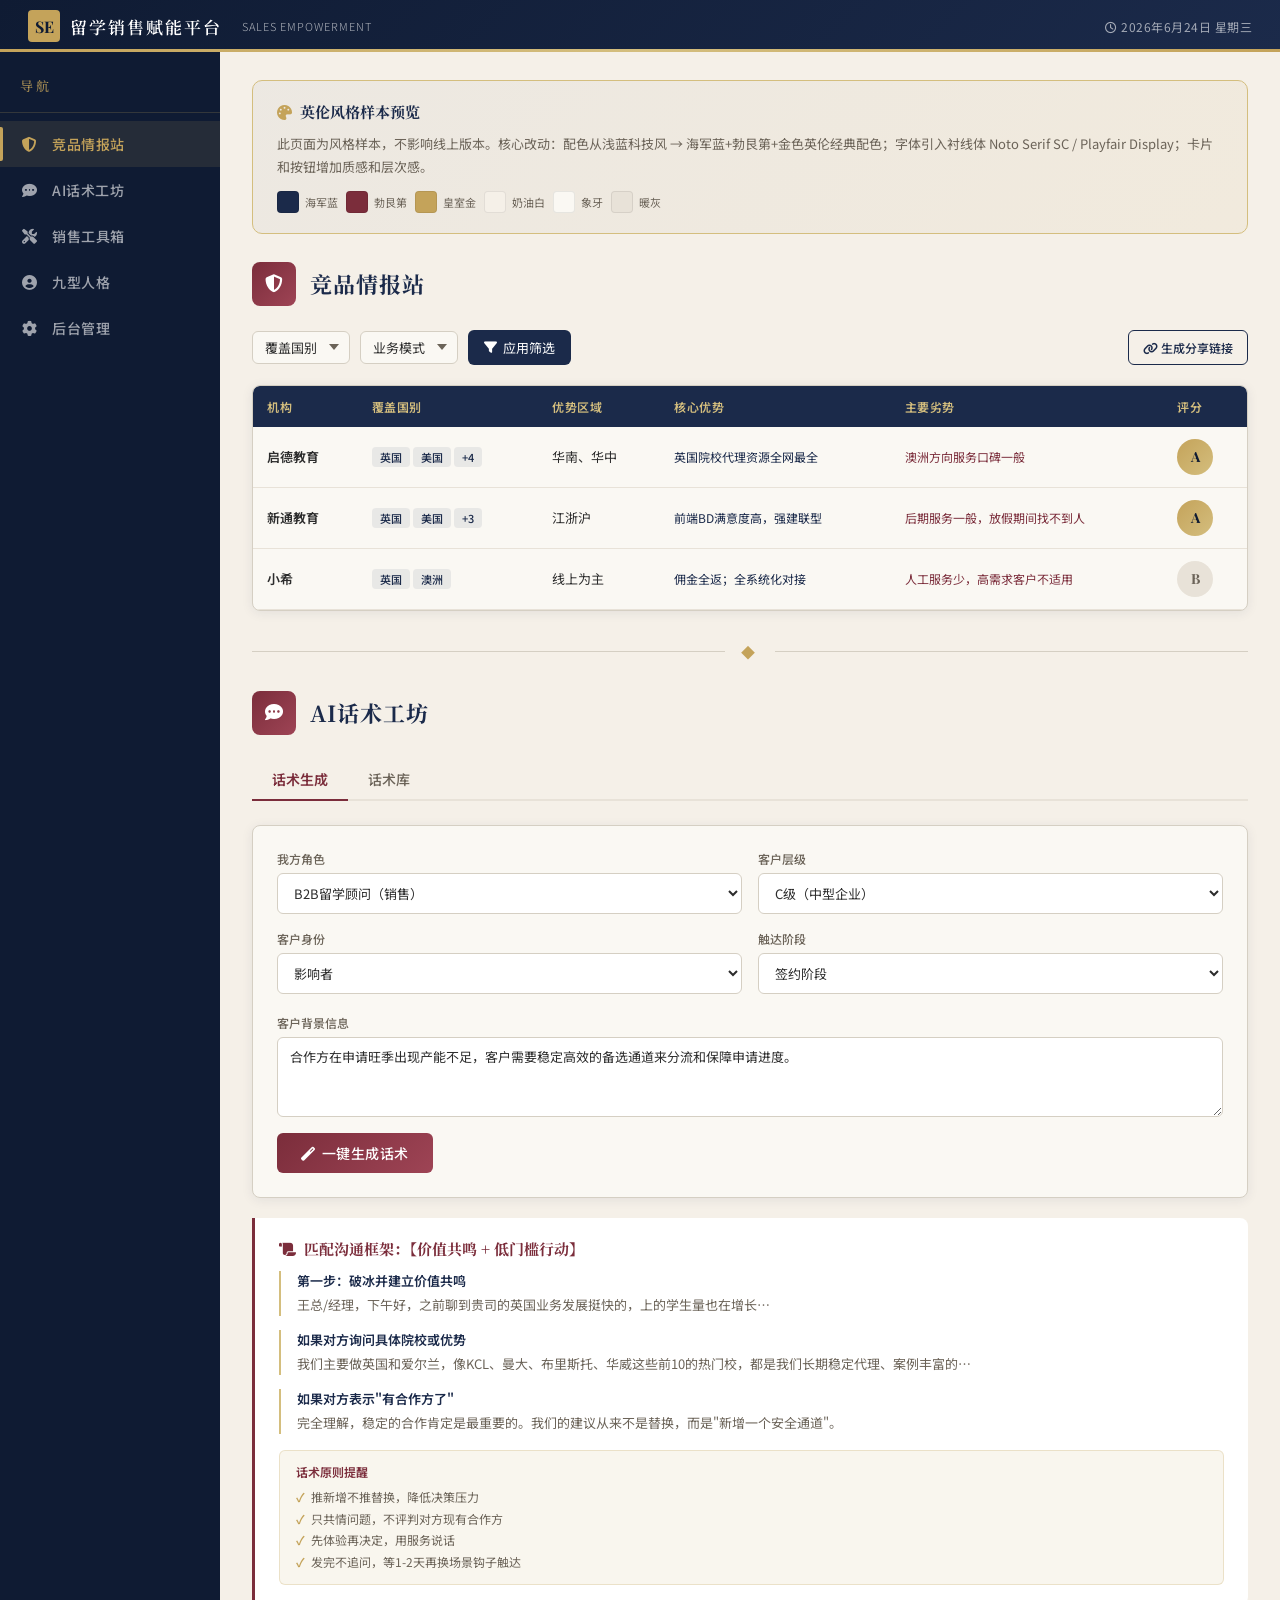
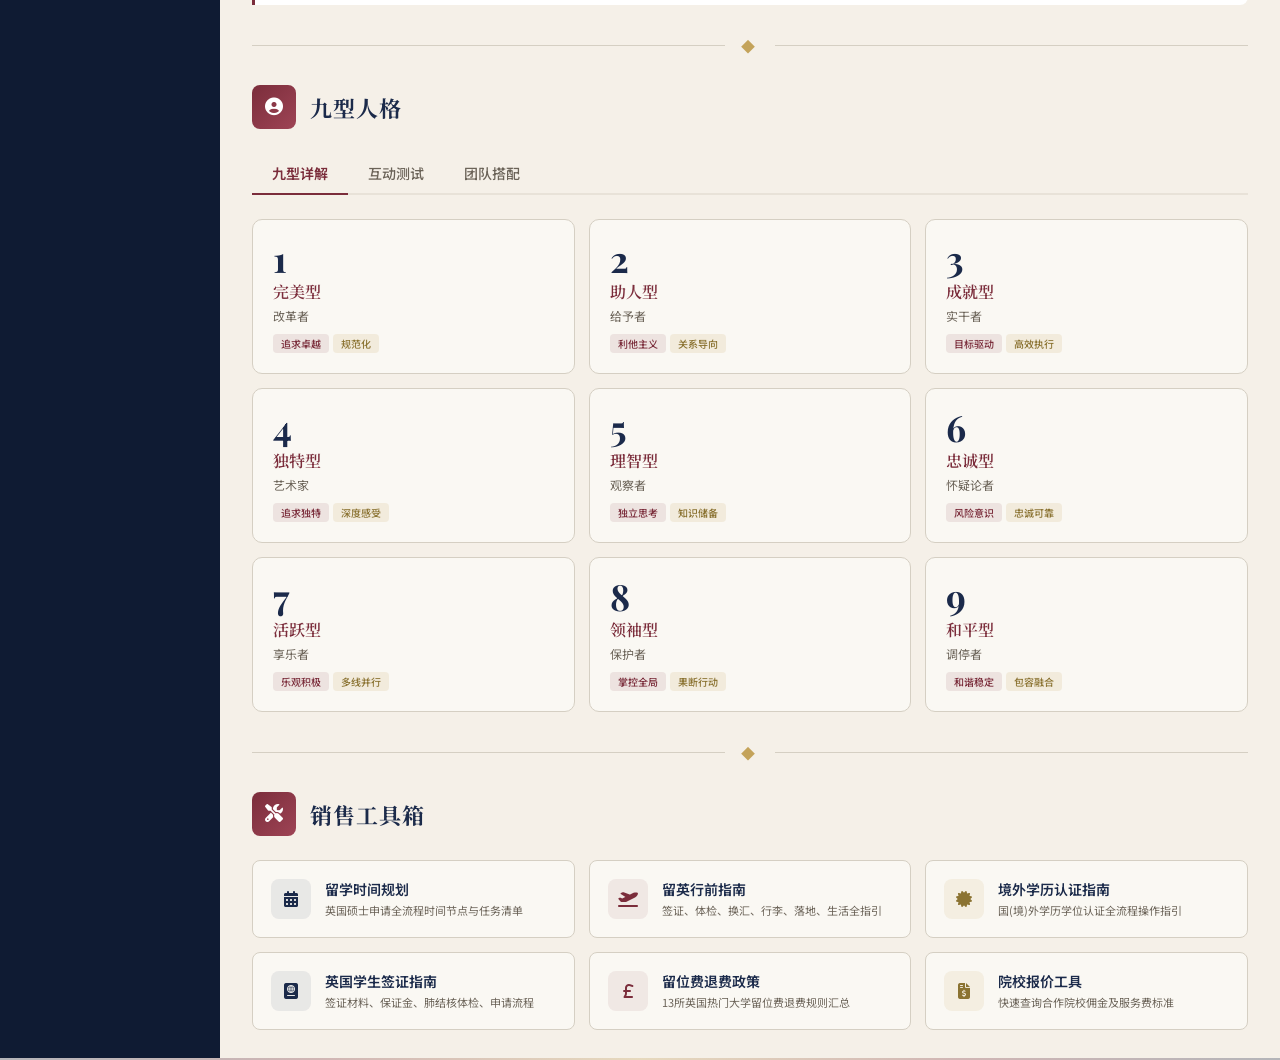
<file: british-style-sample.html>
<!DOCTYPE html>
<html lang="zh-CN">
<head>
    <meta charset="UTF-8">
    <meta name="viewport" content="width=device-width, initial-scale=1.0">
    <title>留学销售赋能平台 — 英伦风格样本</title>
    <link href="https://fonts.googleapis.com/css2?family=Playfair+Display:wght@400;600;700&family=Noto+Serif+SC:wght@400;600;700&family=Noto+Sans+SC:wght@300;400;500;700&display=swap" rel="stylesheet">
    <link href="https://cdnjs.cloudflare.com/ajax/libs/font-awesome/6.5.0/css/all.min.css" rel="stylesheet">
    <style>
        /* ===== 英伦风格色彩体系 ===== */
        :root {
            --brit-navy: #1B2A4A;
            --brit-navy-deep: #0F1B33;
            --brit-burgundy: #7B2D3B;
            --brit-burgundy-light: #9E4455;
            --brit-gold: #C4A35A;
            --brit-gold-light: #D4BE7E;
            --brit-cream: #F5F0E8;
            --brit-ivory: #FAF8F3;
            --brit-warm-gray: #E8E2D8;
            --brit-text: #2C2C2C;
            --brit-text-muted: #6B6358;
            --brit-border: #D5CFC3;
            --brit-card-shadow: 0 2px 12px rgba(27, 42, 74, 0.08);
            --brit-card-hover: 0 4px 20px rgba(27, 42, 74, 0.14);
        }

        * { margin: 0; padding: 0; box-sizing: border-box; }

        body {
            font-family: 'Noto Sans SC', -apple-system, sans-serif;
            background: var(--brit-cream);
            color: var(--brit-text);
            min-height: 100vh;
        }

        /* ===== 顶部栏 — 深海军蓝 + 金色分割线 ===== */
        .top-bar {
            background: linear-gradient(135deg, var(--brit-navy-deep), var(--brit-navy));
            color: white;
            padding: 0 28px;
            height: 52px;
            display: flex;
            align-items: center;
            justify-content: space-between;
            position: relative;
        }
        .top-bar::after {
            content: '';
            position: absolute;
            bottom: 0;
            left: 0;
            right: 0;
            height: 3px;
            background: linear-gradient(90deg, var(--brit-gold), var(--brit-gold-light), var(--brit-gold));
        }
        .top-bar .logo {
            display: flex;
            align-items: center;
            gap: 10px;
        }
        .top-bar .logo-icon {
            width: 32px;
            height: 32px;
            background: var(--brit-gold);
            border-radius: 4px;
            display: flex;
            align-items: center;
            justify-content: center;
            font-family: 'Playfair Display', serif;
            font-weight: 700;
            font-size: 16px;
            color: var(--brit-navy-deep);
        }
        .top-bar .logo-text {
            font-family: 'Noto Serif SC', 'Playfair Display', serif;
            font-size: 17px;
            font-weight: 600;
            letter-spacing: 2px;
        }
        .top-bar .logo-sub {
            font-size: 11px;
            opacity: 0.65;
            margin-left: 10px;
            letter-spacing: 1px;
            font-weight: 300;
        }
        .top-bar .time-info {
            font-size: 12px;
            opacity: 0.6;
            letter-spacing: 0.5px;
        }

        /* ===== 侧边栏 — 深蓝+勃艮第点缀 ===== */
        .layout {
            display: flex;
            min-height: calc(100vh - 55px);
        }
        .sidebar {
            width: 220px;
            background: var(--brit-navy-deep);
            padding: 20px 0;
            display: flex;
            flex-direction: column;
        }
        .sidebar-header {
            padding: 0 20px 16px;
            border-bottom: 1px solid rgba(196, 163, 90, 0.2);
            margin-bottom: 8px;
        }
        .sidebar-header span {
            font-family: 'Noto Serif SC', serif;
            font-size: 13px;
            color: var(--brit-gold);
            letter-spacing: 3px;
            text-transform: uppercase;
        }
        .nav-item {
            display: flex;
            align-items: center;
            gap: 12px;
            padding: 13px 20px;
            color: rgba(255,255,255,0.6);
            cursor: pointer;
            transition: all 0.25s;
            font-size: 14px;
            position: relative;
            letter-spacing: 0.5px;
        }
        .nav-item:hover {
            color: white;
            background: rgba(196, 163, 90, 0.08);
        }
        .nav-item.active {
            color: var(--brit-gold);
            background: rgba(196, 163, 90, 0.12);
        }
        .nav-item.active::before {
            content: '';
            position: absolute;
            left: 0;
            top: 6px;
            bottom: 6px;
            width: 3px;
            background: var(--brit-gold);
            border-radius: 0 2px 2px 0;
        }
        .nav-item i {
            width: 20px;
            text-align: center;
            font-size: 15px;
        }
        .nav-item .nav-label {
            font-weight: 500;
        }

        /* ===== 主内容区 — 奶油底+卡片 ===== */
        .main-content {
            flex: 1;
            padding: 28px 32px;
            overflow-y: auto;
        }
        .page-header {
            display: flex;
            align-items: center;
            gap: 14px;
            margin-bottom: 24px;
        }
        .page-header-icon {
            width: 44px;
            height: 44px;
            background: linear-gradient(135deg, var(--brit-burgundy), var(--brit-burgundy-light));
            border-radius: 8px;
            display: flex;
            align-items: center;
            justify-content: center;
            color: white;
            font-size: 18px;
        }
        .page-header h2 {
            font-family: 'Noto Serif SC', 'Playfair Display', serif;
            font-size: 22px;
            font-weight: 700;
            color: var(--brit-navy);
            letter-spacing: 1px;
        }

        /* ===== 卡片 — 温暖阴影+微圆角 ===== */
        .card {
            background: var(--brit-ivory);
            border: 1px solid var(--brit-border);
            border-radius: 8px;
            box-shadow: var(--brit-card-shadow);
            transition: box-shadow 0.3s;
        }
        .card:hover {
            box-shadow: var(--brit-card-hover);
        }

        /* ===== 竞品情报站示例 ===== */
        .section-title {
            font-family: 'Noto Serif SC', serif;
            font-size: 15px;
            color: var(--brit-navy);
            margin-bottom: 16px;
            padding-bottom: 10px;
            border-bottom: 2px solid var(--brit-gold);
            display: inline-block;
        }
        .filter-bar {
            display: flex;
            gap: 10px;
            margin-bottom: 20px;
            flex-wrap: wrap;
            align-items: center;
        }
        .filter-select {
            padding: 8px 32px 8px 12px;
            border: 1px solid var(--brit-border);
            border-radius: 6px;
            background: var(--brit-ivory);
            color: var(--brit-text);
            font-size: 13px;
            font-family: 'Noto Sans SC', sans-serif;
            appearance: none;
            background-image: url("data:image/svg+xml,%3Csvg xmlns='http://www.w3.org/2000/svg' width='10' height='6'%3E%3Cpath d='M0 0l5 6 5-6z' fill='%236B6358'/%3E%3C/svg%3E");
            background-repeat: no-repeat;
            background-position: right 10px center;
            cursor: pointer;
        }
        .btn-filter {
            padding: 8px 16px;
            background: var(--brit-navy);
            color: white;
            border: none;
            border-radius: 6px;
            font-size: 13px;
            cursor: pointer;
            display: flex;
            align-items: center;
            gap: 6px;
            font-family: 'Noto Sans SC', sans-serif;
            transition: background 0.2s;
        }
        .btn-filter:hover {
            background: var(--brit-burgundy);
        }

        .competitor-table {
            width: 100%;
            border-collapse: collapse;
        }
        .competitor-table th {
            background: var(--brit-navy);
            color: var(--brit-gold-light);
            font-size: 12px;
            font-weight: 600;
            padding: 12px 14px;
            text-align: left;
            letter-spacing: 0.5px;
        }
        .competitor-table th:first-child { border-radius: 6px 0 0 0; }
        .competitor-table th:last-child { border-radius: 0 6px 0 0; }
        .competitor-table td {
            padding: 12px 14px;
            font-size: 13px;
            border-bottom: 1px solid var(--brit-warm-gray);
            vertical-align: middle;
        }
        .competitor-table tr:hover td {
            background: rgba(196, 163, 90, 0.06);
        }
        .competitor-table tr:last-child td:first-child { border-radius: 0 0 0 6px; }
        .competitor-table tr:last-child td:last-child { border-radius: 0 0 6px 0; }

        .tag {
            display: inline-block;
            padding: 2px 8px;
            border-radius: 4px;
            font-size: 11px;
            font-weight: 500;
        }
        .tag-burgundy {
            background: rgba(123, 45, 59, 0.1);
            color: var(--brit-burgundy);
        }
        .tag-navy {
            background: rgba(27, 42, 74, 0.08);
            color: var(--brit-navy);
        }
        .tag-gold {
            background: rgba(196, 163, 90, 0.15);
            color: #8B7332;
        }
        .score-badge {
            display: inline-flex;
            align-items: center;
            justify-content: center;
            width: 36px;
            height: 36px;
            border-radius: 50%;
            font-size: 14px;
            font-weight: 700;
            font-family: 'Playfair Display', serif;
        }
        .score-high {
            background: linear-gradient(135deg, var(--brit-gold), var(--brit-gold-light));
            color: var(--brit-navy-deep);
        }
        .score-mid {
            background: var(--brit-warm-gray);
            color: var(--brit-text-muted);
        }

        /* ===== AI话术工坊示例 ===== */
        .studio-config {
            display: grid;
            grid-template-columns: 1fr 1fr;
            gap: 16px;
            margin-bottom: 20px;
        }
        .config-field {
            display: flex;
            flex-direction: column;
            gap: 6px;
        }
        .config-field label {
            font-size: 12px;
            color: var(--brit-text-muted);
            font-weight: 500;
        }
        .config-field select,
        .config-field input,
        .config-field textarea {
            padding: 9px 12px;
            border: 1px solid var(--brit-border);
            border-radius: 6px;
            background: white;
            font-size: 13px;
            font-family: 'Noto Sans SC', sans-serif;
            color: var(--brit-text);
            transition: border-color 0.2s;
        }
        .config-field select:focus,
        .config-field input:focus,
        .config-field textarea:focus {
            outline: none;
            border-color: var(--brit-gold);
            box-shadow: 0 0 0 3px rgba(196, 163, 90, 0.15);
        }
        .config-field textarea {
            resize: vertical;
            min-height: 80px;
        }

        .btn-primary {
            padding: 10px 24px;
            background: linear-gradient(135deg, var(--brit-burgundy), var(--brit-burgundy-light));
            color: white;
            border: none;
            border-radius: 6px;
            font-size: 14px;
            font-weight: 500;
            cursor: pointer;
            font-family: 'Noto Sans SC', sans-serif;
            transition: all 0.25s;
            letter-spacing: 0.5px;
        }
        .btn-primary:hover {
            box-shadow: 0 4px 14px rgba(123, 45, 59, 0.3);
            transform: translateY(-1px);
        }
        .btn-secondary {
            padding: 10px 24px;
            background: transparent;
            color: var(--brit-navy);
            border: 1.5px solid var(--brit-navy);
            border-radius: 6px;
            font-size: 14px;
            font-weight: 500;
            cursor: pointer;
            font-family: 'Noto Sans SC', sans-serif;
            transition: all 0.25s;
        }
        .btn-secondary:hover {
            background: var(--brit-navy);
            color: white;
        }
        .btn-gold {
            padding: 10px 24px;
            background: linear-gradient(135deg, var(--brit-gold), var(--brit-gold-light));
            color: var(--brit-navy-deep);
            border: none;
            border-radius: 6px;
            font-size: 14px;
            font-weight: 600;
            cursor: pointer;
            font-family: 'Noto Sans SC', sans-serif;
            transition: all 0.25s;
        }
        .btn-gold:hover {
            box-shadow: 0 4px 14px rgba(196, 163, 90, 0.35);
            transform: translateY(-1px);
        }

        /* ===== 话术结果卡片 ===== */
        .script-result {
            background: white;
            border-left: 3px solid var(--brit-burgundy);
            border-radius: 0 8px 8px 0;
            padding: 20px 24px;
        }
        .script-result h4 {
            font-family: 'Noto Serif SC', serif;
            color: var(--brit-burgundy);
            margin-bottom: 12px;
            font-size: 15px;
        }
        .script-step {
            margin-bottom: 14px;
            padding-left: 16px;
            border-left: 2px solid var(--brit-gold-light);
        }
        .script-step-title {
            font-weight: 600;
            font-size: 13px;
            color: var(--brit-navy);
            margin-bottom: 4px;
        }
        .script-step-text {
            font-size: 13px;
            color: var(--brit-text-muted);
            line-height: 1.7;
        }
        .script-tip {
            background: rgba(196, 163, 90, 0.1);
            border: 1px solid rgba(196, 163, 90, 0.25);
            border-radius: 6px;
            padding: 12px 16px;
            margin-top: 16px;
        }
        .script-tip-title {
            font-size: 12px;
            color: var(--brit-burgundy);
            font-weight: 600;
            margin-bottom: 6px;
        }
        .script-tip ul {
            list-style: none;
            font-size: 12px;
            color: var(--brit-text-muted);
            line-height: 1.8;
        }
        .script-tip ul li::before {
            content: '✓';
            color: var(--brit-gold);
            margin-right: 6px;
            font-weight: 700;
        }

        /* ===== 九型人格示例 ===== */
        .enneagram-grid {
            display: grid;
            grid-template-columns: repeat(3, 1fr);
            gap: 14px;
        }
        .enneagram-card {
            background: var(--brit-ivory);
            border: 1px solid var(--brit-border);
            border-radius: 10px;
            padding: 20px;
            cursor: pointer;
            transition: all 0.3s;
            position: relative;
            overflow: hidden;
        }
        .enneagram-card::before {
            content: '';
            position: absolute;
            top: 0;
            left: 0;
            right: 0;
            height: 3px;
            background: linear-gradient(90deg, var(--brit-burgundy), var(--brit-gold));
            opacity: 0;
            transition: opacity 0.3s;
        }
        .enneagram-card:hover {
            transform: translateY(-3px);
            box-shadow: var(--brit-card-hover);
            border-color: var(--brit-gold-light);
        }
        .enneagram-card:hover::before {
            opacity: 1;
        }
        .enneagram-number {
            font-family: 'Playfair Display', serif;
            font-size: 36px;
            font-weight: 700;
            color: var(--brit-navy);
            line-height: 1;
        }
        .enneagram-name {
            font-family: 'Noto Serif SC', serif;
            font-size: 16px;
            font-weight: 600;
            color: var(--brit-burgundy);
            margin: 4px 0;
        }
        .enneagram-alias {
            font-size: 12px;
            color: var(--brit-text-muted);
        }
        .enneagram-traits {
            margin-top: 10px;
            display: flex;
            flex-wrap: wrap;
            gap: 4px;
        }
        .enneagram-traits .tag {
            font-size: 10px;
        }

        /* ===== 销售工具箱示例 ===== */
        .tool-grid {
            display: grid;
            grid-template-columns: repeat(3, 1fr);
            gap: 14px;
        }
        .tool-card {
            background: var(--brit-ivory);
            border: 1px solid var(--brit-border);
            border-radius: 8px;
            padding: 18px;
            cursor: pointer;
            transition: all 0.25s;
            display: flex;
            align-items: flex-start;
            gap: 14px;
        }
        .tool-card:hover {
            border-color: var(--brit-gold);
            box-shadow: var(--brit-card-hover);
        }
        .tool-icon {
            width: 40px;
            height: 40px;
            border-radius: 8px;
            display: flex;
            align-items: center;
            justify-content: center;
            font-size: 16px;
            flex-shrink: 0;
        }
        .tool-icon-navy {
            background: rgba(27, 42, 74, 0.08);
            color: var(--brit-navy);
        }
        .tool-icon-burgundy {
            background: rgba(123, 45, 59, 0.08);
            color: var(--brit-burgundy);
        }
        .tool-icon-gold {
            background: rgba(196, 163, 90, 0.12);
            color: #8B7332;
        }
        .tool-info h4 {
            font-size: 14px;
            font-weight: 600;
            color: var(--brit-navy);
            margin-bottom: 3px;
        }
        .tool-info p {
            font-size: 11px;
            color: var(--brit-text-muted);
        }
        .tool-category {
            position: absolute;
            top: 10px;
            right: 10px;
            font-size: 10px;
            padding: 2px 8px;
        }

        /* ===== 页面切换标签 ===== */
        .page-tabs {
            display: flex;
            gap: 0;
            margin-bottom: 24px;
            border-bottom: 2px solid var(--brit-warm-gray);
        }
        .page-tab {
            padding: 10px 20px;
            font-size: 14px;
            color: var(--brit-text-muted);
            cursor: pointer;
            border-bottom: 2px solid transparent;
            margin-bottom: -2px;
            transition: all 0.2s;
            font-weight: 500;
        }
        .page-tab:hover {
            color: var(--brit-navy);
        }
        .page-tab.active {
            color: var(--brit-burgundy);
            border-bottom-color: var(--brit-burgundy);
            font-weight: 600;
        }

        /* ===== 底部装饰线 ===== */
        .footer-line {
            height: 2px;
            background: linear-gradient(90deg, var(--brit-navy), var(--brit-burgundy), var(--brit-gold), var(--brit-burgundy), var(--brit-navy));
            opacity: 0.3;
        }

        /* ===== 分隔样式 ===== */
        .divider {
            height: 1px;
            background: var(--brit-border);
            margin: 24px 0;
        }
        .divider-ornament {
            text-align: center;
            margin: 28px 0;
            position: relative;
        }
        .divider-ornament::before {
            content: '';
            position: absolute;
            top: 50%;
            left: 0;
            right: 0;
            height: 1px;
            background: var(--brit-border);
        }
        .divider-ornament span {
            background: var(--brit-cream);
            padding: 0 16px;
            position: relative;
            color: var(--brit-gold);
            font-size: 14px;
            letter-spacing: 4px;
        }

        /* ===== 样本说明面板 ===== */
        .sample-note {
            background: linear-gradient(135deg, rgba(27,42,74,0.04), rgba(196,163,90,0.08));
            border: 1px solid var(--brit-gold-light);
            border-radius: 10px;
            padding: 20px 24px;
            margin-bottom: 28px;
        }
        .sample-note h3 {
            font-family: 'Noto Serif SC', serif;
            color: var(--brit-navy);
            font-size: 15px;
            margin-bottom: 10px;
        }
        .sample-note p {
            font-size: 13px;
            color: var(--brit-text-muted);
            line-height: 1.8;
        }
        .sample-note .color-palette {
            display: flex;
            gap: 8px;
            margin-top: 12px;
            flex-wrap: wrap;
        }
        .color-swatch {
            display: flex;
            align-items: center;
            gap: 6px;
            font-size: 11px;
            color: var(--brit-text-muted);
        }
        .color-swatch .swatch {
            width: 22px;
            height: 22px;
            border-radius: 4px;
            border: 1px solid rgba(0,0,0,0.08);
        }
    </style>
</head>
<body>

<!-- 顶部栏 -->
<div class="top-bar">
    <div class="logo">
        <div class="logo-icon">SE</div>
        <span class="logo-text">留学销售赋能平台</span>
        <span class="logo-sub">SALES EMPOWERMENT</span>
    </div>
    <div class="time-info">
        <i class="far fa-clock"></i> 2026年6月24日 星期三
    </div>
</div>

<div class="layout">
    <!-- 侧边栏 -->
    <div class="sidebar">
        <div class="sidebar-header">
            <span>导航</span>
        </div>
        <div class="nav-item active">
            <i class="fas fa-shield-alt"></i>
            <span class="nav-label">竞品情报站</span>
        </div>
        <div class="nav-item">
            <i class="fas fa-comment-dots"></i>
            <span class="nav-label">AI话术工坊</span>
        </div>
        <div class="nav-item">
            <i class="fas fa-tools"></i>
            <span class="nav-label">销售工具箱</span>
        </div>
        <div class="nav-item">
            <i class="fas fa-user-circle"></i>
            <span class="nav-label">九型人格</span>
        </div>
        <div class="nav-item">
            <i class="fas fa-cog"></i>
            <span class="nav-label">后台管理</span>
        </div>
    </div>

    <!-- 主内容区 -->
    <div class="main-content">

        <!-- 样本说明 -->
        <div class="sample-note">
            <h3><i class="fas fa-palette" style="color:var(--brit-gold);margin-right:8px;"></i>英伦风格样本预览</h3>
            <p>此页面为风格样本，不影响线上版本。核心改动：配色从浅蓝科技风 → 海军蓝+勃艮第+金色英伦经典配色；字体引入衬线体 Noto Serif SC / Playfair Display；卡片和按钮增加质感和层次感。</p>
            <div class="color-palette">
                <div class="color-swatch"><div class="swatch" style="background:#1B2A4A"></div>海军蓝</div>
                <div class="color-swatch"><div class="swatch" style="background:#7B2D3B"></div>勃艮第</div>
                <div class="color-swatch"><div class="swatch" style="background:#C4A35A"></div>皇室金</div>
                <div class="color-swatch"><div class="swatch" style="background:#F5F0E8"></div>奶油白</div>
                <div class="color-swatch"><div class="swatch" style="background:#FAF8F3"></div>象牙</div>
                <div class="color-swatch"><div class="swatch" style="background:#E8E2D8"></div>暖灰</div>
            </div>
        </div>

        <!-- ========== 竞品情报站 ========== -->
        <div class="page-header">
            <div class="page-header-icon"><i class="fas fa-shield-alt"></i></div>
            <h2>竞品情报站</h2>
        </div>

        <div class="filter-bar">
            <select class="filter-select"><option>覆盖国别</option></select>
            <select class="filter-select"><option>业务模式</option></select>
            <button class="btn-filter"><i class="fas fa-filter"></i> 应用筛选</button>
            <div style="flex:1"></div>
            <button class="btn-secondary" style="padding:8px 14px;font-size:12px;"><i class="fas fa-link"></i> 生成分享链接</button>
        </div>

        <div class="card" style="overflow:hidden;">
            <table class="competitor-table">
                <thead>
                    <tr>
                        <th>机构</th>
                        <th>覆盖国别</th>
                        <th>优势区域</th>
                        <th>核心优势</th>
                        <th>主要劣势</th>
                        <th>评分</th>
                    </tr>
                </thead>
                <tbody>
                    <tr>
                        <td style="font-weight:600;">启德教育</td>
                        <td><span class="tag tag-navy">英国</span> <span class="tag tag-navy">美国</span> <span class="tag tag-navy">+4</span></td>
                        <td>华南、华中</td>
                        <td style="color:var(--brit-navy);font-size:12px;">英国院校代理资源全网最全</td>
                        <td style="color:var(--brit-burgundy);font-size:12px;">澳洲方向服务口碑一般</td>
                        <td><span class="score-badge score-high">A</span></td>
                    </tr>
                    <tr>
                        <td style="font-weight:600;">新通教育</td>
                        <td><span class="tag tag-navy">英国</span> <span class="tag tag-navy">美国</span> <span class="tag tag-navy">+3</span></td>
                        <td>江浙沪</td>
                        <td style="color:var(--brit-navy);font-size:12px;">前端BD满意度高，强建联型</td>
                        <td style="color:var(--brit-burgundy);font-size:12px;">后期服务一般，放假期间找不到人</td>
                        <td><span class="score-badge score-high">A</span></td>
                    </tr>
                    <tr>
                        <td style="font-weight:600;">小希</td>
                        <td><span class="tag tag-navy">英国</span> <span class="tag tag-navy">澳洲</span></td>
                        <td>线上为主</td>
                        <td style="color:var(--brit-navy);font-size:12px;">佣金全返；全系统化对接</td>
                        <td style="color:var(--brit-burgundy);font-size:12px;">人工服务少，高需求客户不适用</td>
                        <td><span class="score-badge score-mid">B</span></td>
                    </tr>
                </tbody>
            </table>
        </div>

        <div class="divider-ornament"><span>◆</span></div>

        <!-- ========== AI话术工坊 ========== -->
        <div class="page-header">
            <div class="page-header-icon"><i class="fas fa-comment-dots"></i></div>
            <h2>AI话术工坊</h2>
        </div>

        <div class="page-tabs">
            <div class="page-tab active">话术生成</div>
            <div class="page-tab">话术库</div>
        </div>

        <div class="card" style="padding:24px;">
            <div class="studio-config">
                <div class="config-field">
                    <label>我方角色</label>
                    <select><option>B2B留学顾问（销售）</option><option>B2B渠道专员（市场人员）</option></select>
                </div>
                <div class="config-field">
                    <label>客户层级</label>
                    <select><option>C级（中型企业）</option><option>D级（小型企业）</option></select>
                </div>
                <div class="config-field">
                    <label>客户身份</label>
                    <select><option>影响者</option><option>决策者</option></select>
                </div>
                <div class="config-field">
                    <label>触达阶段</label>
                    <select><option>签约阶段</option><option>首次触达</option></select>
                </div>
            </div>
            <div class="config-field" style="margin-bottom:16px;">
                <label>客户背景信息</label>
                <textarea placeholder="请描述客户的核心需求或痛点…">合作方在申请旺季出现产能不足，客户需要稳定高效的备选通道来分流和保障申请进度。</textarea>
            </div>
            <button class="btn-primary"><i class="fas fa-magic" style="margin-right:6px;"></i>一键生成话术</button>
        </div>

        <div style="height:20px;"></div>

        <div class="script-result">
            <h4><i class="fas fa-scroll" style="margin-right:8px;"></i>匹配沟通框架：【价值共鸣 + 低门槛行动】</h4>
            <div class="script-step">
                <div class="script-step-title">第一步：破冰并建立价值共鸣</div>
                <div class="script-step-text">王总/经理，下午好，之前聊到贵司的英国业务发展挺快的，上的学生量也在增长…</div>
            </div>
            <div class="script-step">
                <div class="script-step-title">如果对方询问具体院校或优势</div>
                <div class="script-step-text">我们主要做英国和爱尔兰，像KCL、曼大、布里斯托、华威这些前10的热门校，都是我们长期稳定代理、案例丰富的…</div>
            </div>
            <div class="script-step">
                <div class="script-step-title">如果对方表示"有合作方了"</div>
                <div class="script-step-text">完全理解，稳定的合作肯定是最重要的。我们的建议从来不是替换，而是"新增一个安全通道"。</div>
            </div>
            <div class="script-tip">
                <div class="script-tip-title">话术原则提醒</div>
                <ul>
                    <li>推新增不推替换，降低决策压力</li>
                    <li>只共情问题，不评判对方现有合作方</li>
                    <li>先体验再决定，用服务说话</li>
                    <li>发完不追问，等1-2天再换场景钩子触达</li>
                </ul>
            </div>
        </div>

        <div class="divider-ornament"><span>◆</span></div>

        <!-- ========== 九型人格 ========== -->
        <div class="page-header">
            <div class="page-header-icon"><i class="fas fa-user-circle"></i></div>
            <h2>九型人格</h2>
        </div>

        <div class="page-tabs">
            <div class="page-tab active">九型详解</div>
            <div class="page-tab">互动测试</div>
            <div class="page-tab">团队搭配</div>
        </div>

        <div class="enneagram-grid">
            <div class="enneagram-card">
                <div class="enneagram-number">1</div>
                <div class="enneagram-name">完美型</div>
                <div class="enneagram-alias">改革者</div>
                <div class="enneagram-traits">
                    <span class="tag tag-burgundy">追求卓越</span>
                    <span class="tag tag-gold">规范化</span>
                </div>
            </div>
            <div class="enneagram-card">
                <div class="enneagram-number">2</div>
                <div class="enneagram-name">助人型</div>
                <div class="enneagram-alias">给予者</div>
                <div class="enneagram-traits">
                    <span class="tag tag-burgundy">利他主义</span>
                    <span class="tag tag-gold">关系导向</span>
                </div>
            </div>
            <div class="enneagram-card">
                <div class="enneagram-number">3</div>
                <div class="enneagram-name">成就型</div>
                <div class="enneagram-alias">实干者</div>
                <div class="enneagram-traits">
                    <span class="tag tag-burgundy">目标驱动</span>
                    <span class="tag tag-gold">高效执行</span>
                </div>
            </div>
            <div class="enneagram-card">
                <div class="enneagram-number">4</div>
                <div class="enneagram-name">独特型</div>
                <div class="enneagram-alias">艺术家</div>
                <div class="enneagram-traits">
                    <span class="tag tag-burgundy">追求独特</span>
                    <span class="tag tag-gold">深度感受</span>
                </div>
            </div>
            <div class="enneagram-card">
                <div class="enneagram-number">5</div>
                <div class="enneagram-name">理智型</div>
                <div class="enneagram-alias">观察者</div>
                <div class="enneagram-traits">
                    <span class="tag tag-burgundy">独立思考</span>
                    <span class="tag tag-gold">知识储备</span>
                </div>
            </div>
            <div class="enneagram-card">
                <div class="enneagram-number">6</div>
                <div class="enneagram-name">忠诚型</div>
                <div class="enneagram-alias">怀疑论者</div>
                <div class="enneagram-traits">
                    <span class="tag tag-burgundy">风险意识</span>
                    <span class="tag tag-gold">忠诚可靠</span>
                </div>
            </div>
            <div class="enneagram-card">
                <div class="enneagram-number">7</div>
                <div class="enneagram-name">活跃型</div>
                <div class="enneagram-alias">享乐者</div>
                <div class="enneagram-traits">
                    <span class="tag tag-burgundy">乐观积极</span>
                    <span class="tag tag-gold">多线并行</span>
                </div>
            </div>
            <div class="enneagram-card">
                <div class="enneagram-number">8</div>
                <div class="enneagram-name">领袖型</div>
                <div class="enneagram-alias">保护者</div>
                <div class="enneagram-traits">
                    <span class="tag tag-burgundy">掌控全局</span>
                    <span class="tag tag-gold">果断行动</span>
                </div>
            </div>
            <div class="enneagram-card">
                <div class="enneagram-number">9</div>
                <div class="enneagram-name">和平型</div>
                <div class="enneagram-alias">调停者</div>
                <div class="enneagram-traits">
                    <span class="tag tag-burgundy">和谐稳定</span>
                    <span class="tag tag-gold">包容融合</span>
                </div>
            </div>
        </div>

        <div class="divider-ornament"><span>◆</span></div>

        <!-- ========== 销售工具箱 ========== -->
        <div class="page-header">
            <div class="page-header-icon"><i class="fas fa-tools"></i></div>
            <h2>销售工具箱</h2>
        </div>

        <div class="tool-grid">
            <div class="tool-card">
                <div class="tool-icon tool-icon-navy"><i class="fas fa-calendar-alt"></i></div>
                <div class="tool-info">
                    <h4>留学时间规划</h4>
                    <p>英国硕士申请全流程时间节点与任务清单</p>
                </div>
            </div>
            <div class="tool-card">
                <div class="tool-icon tool-icon-burgundy"><i class="fas fa-plane-departure"></i></div>
                <div class="tool-info">
                    <h4>留英行前指南</h4>
                    <p>签证、体检、换汇、行李、落地、生活全指引</p>
                </div>
            </div>
            <div class="tool-card">
                <div class="tool-icon tool-icon-gold"><i class="fas fa-certificate"></i></div>
                <div class="tool-info">
                    <h4>境外学历认证指南</h4>
                    <p>国(境)外学历学位认证全流程操作指引</p>
                </div>
            </div>
            <div class="tool-card">
                <div class="tool-icon tool-icon-navy"><i class="fas fa-passport"></i></div>
                <div class="tool-info">
                    <h4>英国学生签证指南</h4>
                    <p>签证材料、保证金、肺结核体检、申请流程</p>
                </div>
            </div>
            <div class="tool-card">
                <div class="tool-icon tool-icon-burgundy"><i class="fas fa-pound-sign"></i></div>
                <div class="tool-info">
                    <h4>留位费退费政策</h4>
                    <p>13所英国热门大学留位费退费规则汇总</p>
                </div>
            </div>
            <div class="tool-card">
                <div class="tool-icon tool-icon-gold"><i class="fas fa-file-invoice-dollar"></i></div>
                <div class="tool-info">
                    <h4>院校报价工具</h4>
                    <p>快速查询合作院校佣金及服务费标准</p>
                </div>
            </div>
        </div>

    </div>
</div>

<div class="footer-line"></div>

</body>
</html>
</file>
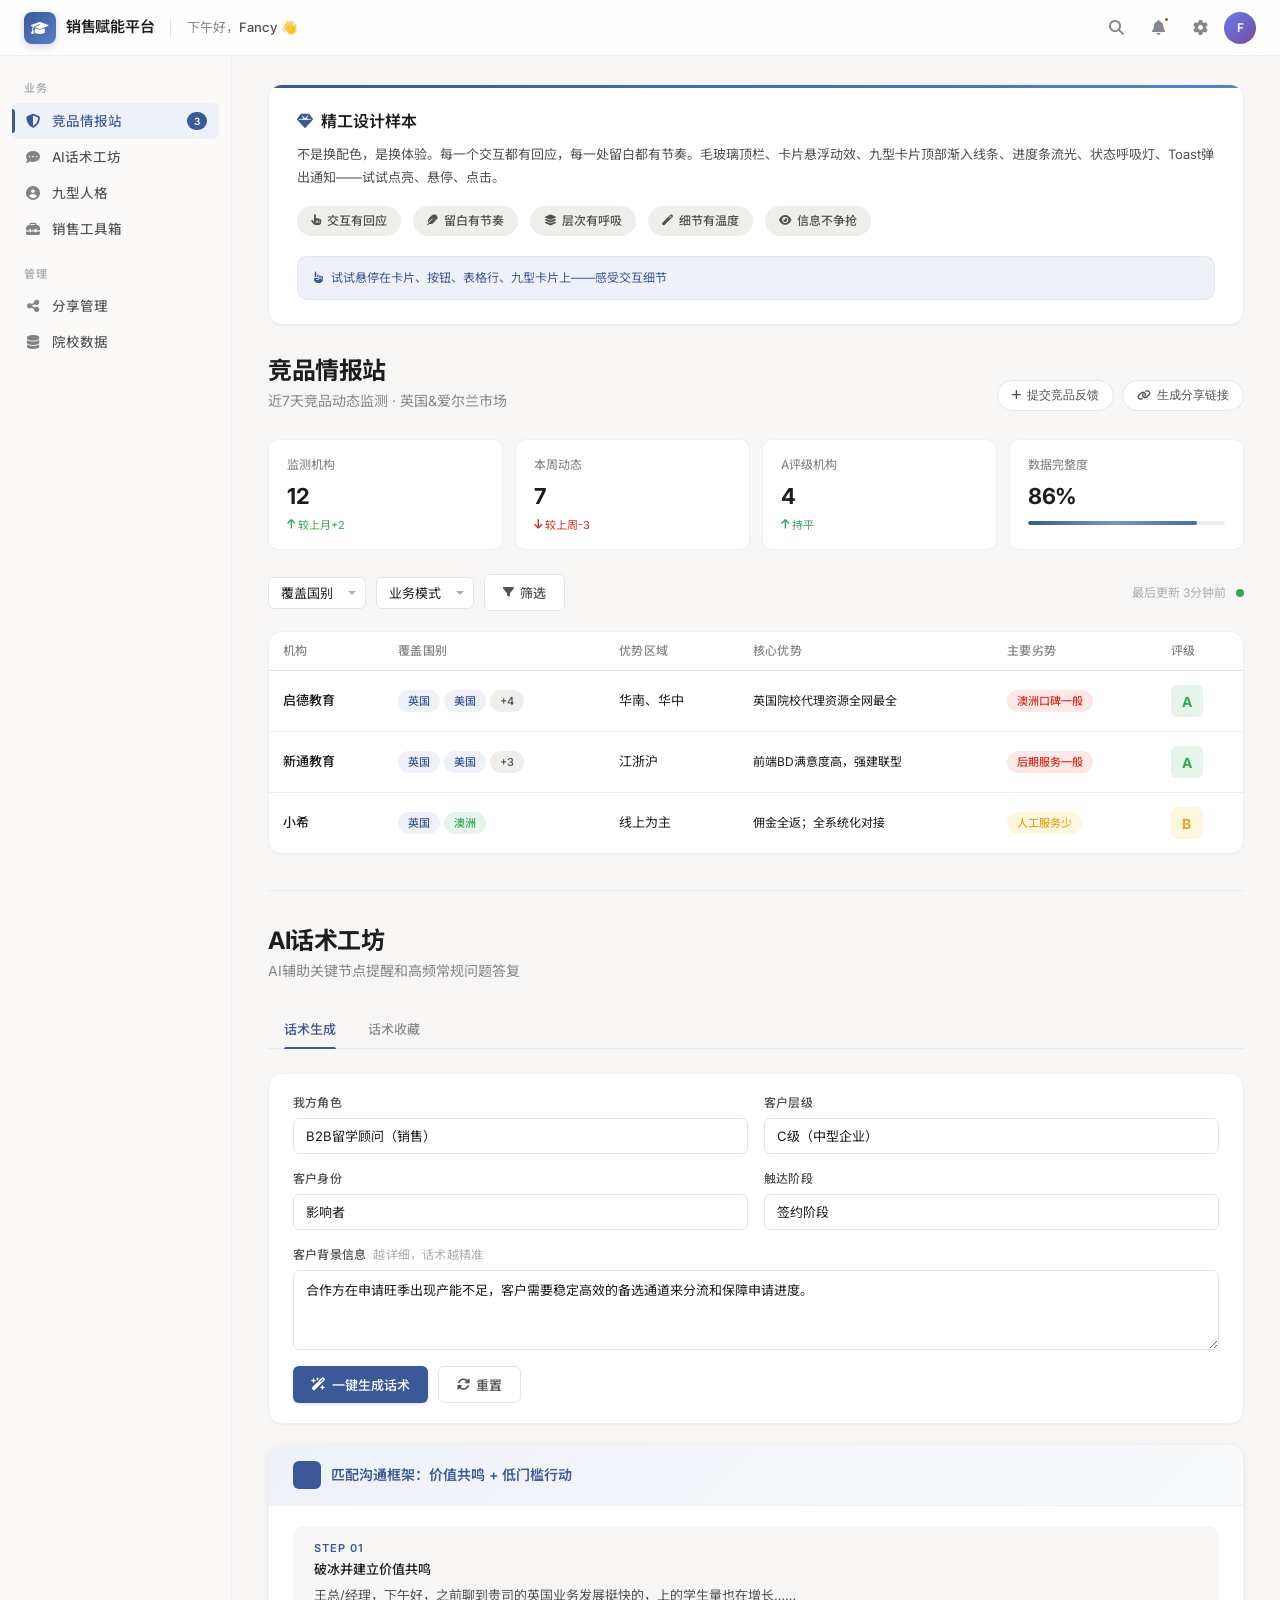
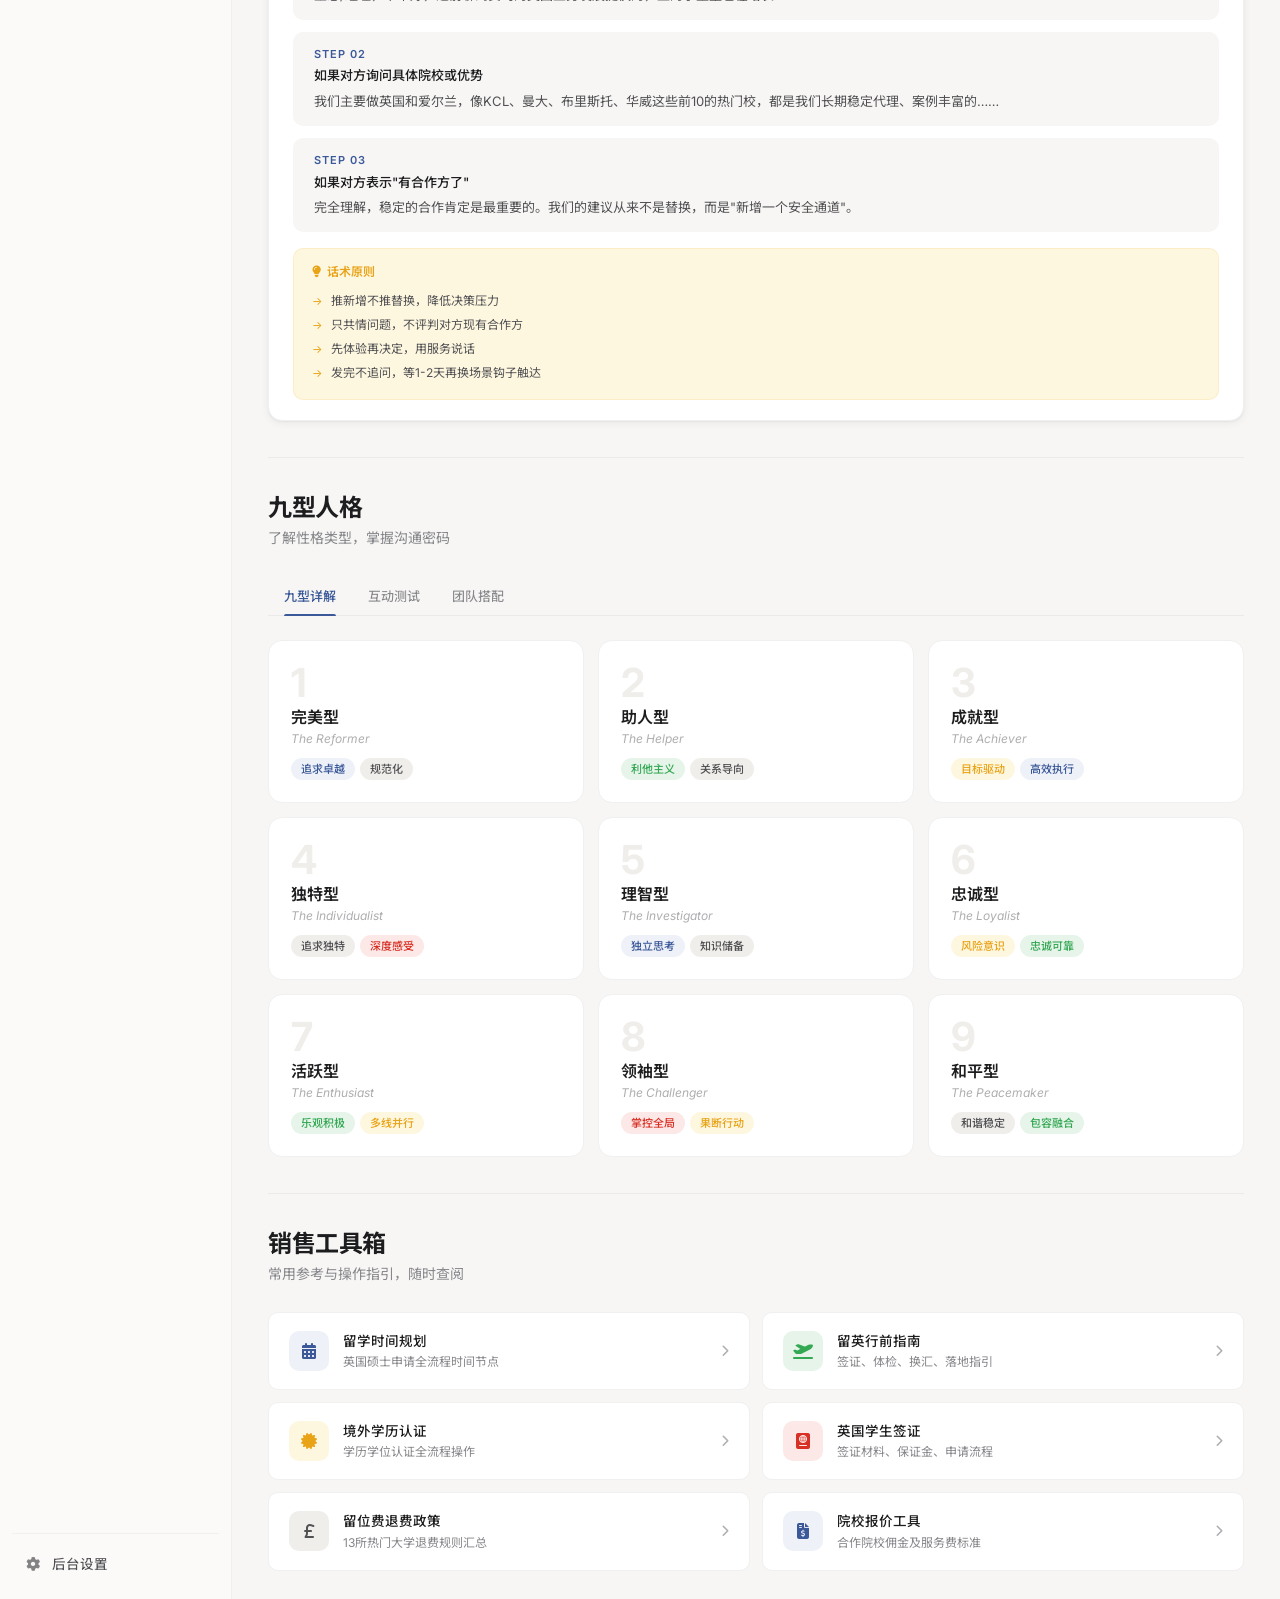
<file: crafted-style-sample.html>
<!DOCTYPE html>
<html lang="zh-CN">
<head>
    <meta charset="UTF-8">
    <meta name="viewport" content="width=device-width, initial-scale=1.0">
    <title>留学销售赋能平台 — 精工样本</title>
    <link href="https://fonts.googleapis.com/css2?family=Inter:wght@300;400;500;600;700&family=Noto+Sans+SC:wght@300;400;500;600;700&display=swap" rel="stylesheet">
    <link href="https://cdnjs.cloudflare.com/ajax/libs/font-awesome/6.5.0/css/all.min.css" rel="stylesheet">
    <style>
        /* ══════════════════════════════════════
           设计理念：精工细作 · 克制而温暖
           ══════════════════════════════════════
           不是配色方案，是设计系统。
           每一个像素都有理由，每一次交互都有回应。
        */

        :root {
            /* 核心：暖灰底色 + 深靛蓝 */
            --bg-root: #F7F6F4;
            --bg-card: #FFFFFF;
            --bg-elevated: #FFFFFF;
            --bg-subtle: #F0EEEB;
            --bg-hover: #EAE8E4;

            --text-primary: #1D1D1F;
            --text-secondary: #515154;
            --text-tertiary: #86868B;
            --text-quaternary: #AEAEB2;

            --accent: #3B5998;
            --accent-hover: #4A6BB5;
            --accent-subtle: #EEF1F8;
            --accent-glow: rgba(59, 89, 152, 0.12);

            --success: #34A853;
            --success-subtle: #E6F4EA;
            --warning: #E8A317;
            --warning-subtle: #FEF7E0;
            --danger: #D93025;
            --danger-subtle: #FCE8E6;

            --border: #E5E5E5;
            --border-subtle: #F0F0F0;
            --divider: #EAEAEB;

            --shadow-sm: 0 1px 2px rgba(0,0,0,0.04);
            --shadow-md: 0 2px 8px rgba(0,0,0,0.06), 0 1px 2px rgba(0,0,0,0.04);
            --shadow-lg: 0 8px 24px rgba(0,0,0,0.08), 0 2px 8px rgba(0,0,0,0.04);
            --shadow-xl: 0 16px 48px rgba(0,0,0,0.10), 0 4px 16px rgba(0,0,0,0.06);

            --radius-sm: 6px;
            --radius-md: 10px;
            --radius-lg: 14px;
            --radius-xl: 20px;

            --transition-fast: 0.15s cubic-bezier(0.4, 0, 0.2, 1);
            --transition-base: 0.25s cubic-bezier(0.4, 0, 0.2, 1);
            --transition-smooth: 0.4s cubic-bezier(0.16, 1, 0.3, 1);
        }

        * { margin: 0; padding: 0; box-sizing: border-box; }

        html {
            scroll-behavior: smooth;
        }

        body {
            font-family: 'Inter', 'Noto Sans SC', -apple-system, BlinkMacSystemFont, sans-serif;
            background: var(--bg-root);
            color: var(--text-primary);
            min-height: 100vh;
            font-size: 14px;
            line-height: 1.5;
            -webkit-font-smoothing: antialiased;
            -moz-osx-font-smoothing: grayscale;
        }

        /* ===== 顶部栏 — 浮动卡片感 ===== */
        .topbar {
            position: sticky;
            top: 0;
            z-index: 100;
            background: rgba(255,255,255,0.82);
            backdrop-filter: blur(20px) saturate(180%);
            -webkit-backdrop-filter: blur(20px) saturate(180%);
            border-bottom: 1px solid var(--border-subtle);
            padding: 0 24px;
            height: 56px;
            display: flex;
            align-items: center;
            justify-content: space-between;
        }
        .topbar-left {
            display: flex;
            align-items: center;
            gap: 16px;
        }
        .topbar-logo {
            display: flex;
            align-items: center;
            gap: 10px;
        }
        .topbar-logo-mark {
            width: 32px;
            height: 32px;
            background: linear-gradient(135deg, var(--accent) 0%, #5B7FC7 100%);
            border-radius: 8px;
            display: flex;
            align-items: center;
            justify-content: center;
            color: white;
            font-size: 14px;
            font-weight: 600;
            box-shadow: 0 2px 8px rgba(59, 89, 152, 0.25);
            transition: transform var(--transition-base), box-shadow var(--transition-base);
        }
        .topbar-logo-mark:hover {
            transform: scale(1.05);
            box-shadow: 0 4px 12px rgba(59, 89, 152, 0.35);
        }
        .topbar-logo-text {
            font-size: 15px;
            font-weight: 600;
            color: var(--text-primary);
            letter-spacing: -0.3px;
        }
        .topbar-sep {
            width: 1px;
            height: 20px;
            background: var(--border);
        }
        .topbar-greeting {
            font-size: 13px;
            color: var(--text-tertiary);
            font-weight: 400;
        }
        .topbar-greeting strong {
            color: var(--text-secondary);
            font-weight: 500;
        }

        .topbar-right {
            display: flex;
            align-items: center;
            gap: 6px;
        }
        .topbar-icon-btn {
            width: 36px;
            height: 36px;
            border-radius: var(--radius-sm);
            border: none;
            background: transparent;
            color: var(--text-tertiary);
            cursor: pointer;
            display: flex;
            align-items: center;
            justify-content: center;
            font-size: 15px;
            transition: all var(--transition-fast);
            position: relative;
        }
        .topbar-icon-btn:hover {
            background: var(--bg-subtle);
            color: var(--text-secondary);
        }
        .topbar-icon-btn .badge {
            position: absolute;
            top: 6px;
            right: 6px;
            width: 7px;
            height: 7px;
            background: var(--danger);
            border-radius: 50%;
            border: 2px solid white;
        }
        .topbar-avatar {
            width: 32px;
            height: 32px;
            border-radius: 50%;
            background: linear-gradient(135deg, #667eea 0%, #764ba2 100%);
            display: flex;
            align-items: center;
            justify-content: center;
            color: white;
            font-size: 12px;
            font-weight: 600;
            cursor: pointer;
            transition: transform var(--transition-fast), box-shadow var(--transition-fast);
        }
        .topbar-avatar:hover {
            transform: scale(1.08);
            box-shadow: 0 2px 8px rgba(102, 126, 234, 0.3);
        }

        /* ===== 布局 ===== */
        .app-layout {
            display: flex;
            min-height: calc(100vh - 57px);
        }

        /* ===== 侧边栏 — 呼吸感 ===== */
        .sidebar {
            width: 232px;
            padding: 16px 12px;
            border-right: 1px solid var(--border-subtle);
            background: rgba(255,255,255,0.5);
            display: flex;
            flex-direction: column;
            gap: 2px;
        }
        .sidebar-group {
            margin-bottom: 8px;
        }
        .sidebar-group-label {
            font-size: 11px;
            font-weight: 600;
            color: var(--text-quaternary);
            letter-spacing: 0.8px;
            padding: 8px 12px 6px;
            text-transform: uppercase;
        }
        .sidebar-item {
            display: flex;
            align-items: center;
            gap: 10px;
            padding: 8px 12px;
            border-radius: var(--radius-sm);
            color: var(--text-secondary);
            cursor: pointer;
            transition: all var(--transition-fast);
            font-size: 13.5px;
            font-weight: 450;
            position: relative;
        }
        .sidebar-item:hover {
            background: var(--bg-subtle);
            color: var(--text-primary);
        }
        .sidebar-item.active {
            background: var(--accent-subtle);
            color: var(--accent);
        }
        .sidebar-item.active::before {
            content: '';
            position: absolute;
            left: 0;
            top: 6px;
            bottom: 6px;
            width: 3px;
            border-radius: 0 3px 3px 0;
            background: var(--accent);
        }
        .sidebar-item i {
            width: 18px;
            text-align: center;
            font-size: 14px;
            opacity: 0.7;
        }
        .sidebar-item.active i { opacity: 1; }
        .sidebar-item-badge {
            margin-left: auto;
            background: var(--accent);
            color: white;
            font-size: 10px;
            font-weight: 600;
            padding: 1px 7px;
            border-radius: 10px;
            line-height: 16px;
        }
        .sidebar-bottom {
            margin-top: auto;
            padding-top: 12px;
            border-top: 1px solid var(--border-subtle);
        }

        /* ===== 主内容区 ===== */
        .main {
            flex: 1;
            padding: 28px 36px;
            overflow-y: auto;
            max-width: 1080px;
        }

        /* ===== 页面标题 — 大气留白 ===== */
        .page-head {
            margin-bottom: 28px;
        }
        .page-head-row {
            display: flex;
            align-items: flex-end;
            justify-content: space-between;
            gap: 16px;
        }
        .page-title {
            font-size: 24px;
            font-weight: 700;
            color: var(--text-primary);
            letter-spacing: -0.5px;
            line-height: 1.2;
        }
        .page-desc {
            font-size: 14px;
            color: var(--text-tertiary);
            margin-top: 4px;
            line-height: 1.5;
        }

        /* ===== 交互按钮 ===== */
        .btn {
            display: inline-flex;
            align-items: center;
            gap: 6px;
            padding: 8px 18px;
            border-radius: var(--radius-sm);
            font-size: 13px;
            font-weight: 500;
            font-family: inherit;
            cursor: pointer;
            transition: all var(--transition-fast);
            border: none;
            outline: none;
            position: relative;
            overflow: hidden;
        }
        .btn::after {
            content: '';
            position: absolute;
            inset: 0;
            background: radial-gradient(circle at var(--ripple-x, 50%) var(--ripple-y, 50%), rgba(255,255,255,0.3) 0%, transparent 60%);
            opacity: 0;
            transition: opacity 0.4s;
        }
        .btn:active::after {
            opacity: 1;
        }
        .btn-primary {
            background: var(--accent);
            color: white;
            box-shadow: 0 1px 3px rgba(59, 89, 152, 0.2);
        }
        .btn-primary:hover {
            background: var(--accent-hover);
            box-shadow: 0 2px 8px rgba(59, 89, 152, 0.3);
            transform: translateY(-1px);
        }
        .btn-primary:active { transform: translateY(0); }

        .btn-secondary {
            background: var(--bg-card);
            color: var(--text-secondary);
            border: 1px solid var(--border);
        }
        .btn-secondary:hover {
            border-color: var(--accent);
            color: var(--accent);
            background: var(--accent-subtle);
        }
        .btn-ghost {
            background: transparent;
            color: var(--text-tertiary);
        }
        .btn-ghost:hover {
            background: var(--bg-subtle);
            color: var(--text-secondary);
        }

        /* ===== 标签页 — 滑动指示器 ===== */
        .tabs {
            display: flex;
            gap: 0;
            position: relative;
            margin-bottom: 24px;
            border-bottom: 1px solid var(--divider);
        }
        .tab {
            padding: 10px 16px;
            font-size: 13px;
            font-weight: 450;
            color: var(--text-tertiary);
            cursor: pointer;
            background: none;
            border: none;
            font-family: inherit;
            transition: color var(--transition-fast);
            position: relative;
        }
        .tab:hover { color: var(--text-secondary); }
        .tab.active {
            color: var(--accent);
            font-weight: 500;
        }
        .tab.active::after {
            content: '';
            position: absolute;
            left: 16px;
            right: 16px;
            bottom: -1px;
            height: 2px;
            background: var(--accent);
            border-radius: 2px 2px 0 0;
            animation: tabSlide 0.25s ease-out;
        }
        @keyframes tabSlide {
            from { transform: scaleX(0); }
            to { transform: scaleX(1); }
        }

        /* ===== 卡片系统 ===== */
        .card {
            background: var(--bg-card);
            border: 1px solid var(--border-subtle);
            border-radius: var(--radius-lg);
            box-shadow: var(--shadow-sm);
            transition: box-shadow var(--transition-base), transform var(--transition-base);
        }
        .card:hover {
            box-shadow: var(--shadow-md);
        }
        .card-body {
            padding: 20px 24px;
        }
        .card-header {
            padding: 16px 24px;
            border-bottom: 1px solid var(--border-subtle);
            display: flex;
            align-items: center;
            justify-content: space-between;
        }
        .card-header-title {
            font-size: 14px;
            font-weight: 600;
            color: var(--text-primary);
        }

        /* ===== 竞品情报站 — 数据表 ===== */
        .filter-strip {
            display: flex;
            gap: 10px;
            margin-bottom: 20px;
            align-items: center;
            flex-wrap: wrap;
        }
        .select-wrap {
            position: relative;
        }
        .select-wrap select {
            appearance: none;
            padding: 7px 32px 7px 12px;
            border: 1px solid var(--border);
            border-radius: var(--radius-sm);
            background: white;
            font-size: 13px;
            font-family: inherit;
            color: var(--text-primary);
            cursor: pointer;
            transition: all var(--transition-fast);
        }
        .select-wrap select:hover { border-color: var(--text-quaternary); }
        .select-wrap select:focus {
            outline: none;
            border-color: var(--accent);
            box-shadow: 0 0 0 3px var(--accent-glow);
        }
        .select-wrap::after {
            content: '';
            position: absolute;
            right: 10px;
            top: 50%;
            transform: translateY(-50%);
            width: 0;
            height: 0;
            border-left: 4px solid transparent;
            border-right: 4px solid transparent;
            border-top: 4px solid var(--text-quaternary);
            pointer-events: none;
        }

        .data-table {
            width: 100%;
            border-collapse: collapse;
        }
        .data-table th {
            font-size: 12px;
            font-weight: 500;
            color: var(--text-tertiary);
            padding: 10px 14px;
            text-align: left;
            border-bottom: 1px solid var(--border);
            letter-spacing: 0.3px;
        }
        .data-table td {
            padding: 14px 14px;
            font-size: 13px;
            color: var(--text-primary);
            border-bottom: 1px solid var(--border-subtle);
            vertical-align: middle;
        }
        .data-table tbody tr {
            transition: background var(--transition-fast);
        }
        .data-table tbody tr:hover {
            background: var(--accent-subtle);
        }
        .data-table tbody tr:last-child td {
            border-bottom: none;
        }

        .chip {
            display: inline-flex;
            align-items: center;
            gap: 4px;
            padding: 2px 10px;
            border-radius: 100px;
            font-size: 11px;
            font-weight: 500;
            line-height: 18px;
        }
        .chip-default {
            background: var(--bg-subtle);
            color: var(--text-secondary);
        }
        .chip-accent {
            background: var(--accent-subtle);
            color: var(--accent);
        }
        .chip-success {
            background: var(--success-subtle);
            color: var(--success);
        }
        .chip-danger {
            background: var(--danger-subtle);
            color: var(--danger);
        }
        .chip-warning {
            background: var(--warning-subtle);
            color: var(--warning);
        }

        .rating {
            display: inline-flex;
            align-items: center;
            justify-content: center;
            width: 32px;
            height: 32px;
            border-radius: var(--radius-sm);
            font-size: 14px;
            font-weight: 700;
            font-family: 'Inter', sans-serif;
        }
        .rating-a {
            background: var(--success-subtle);
            color: var(--success);
        }
        .rating-b {
            background: var(--warning-subtle);
            color: var(--warning);
        }

        /* ===== AI话术工坊 ===== */
        .form-grid {
            display: grid;
            grid-template-columns: 1fr 1fr;
            gap: 16px;
        }
        .form-field {
            display: flex;
            flex-direction: column;
            gap: 6px;
        }
        .form-field.full { grid-column: 1 / -1; }
        .form-label {
            font-size: 12px;
            font-weight: 500;
            color: var(--text-secondary);
            letter-spacing: 0.2px;
        }
        .form-label .hint {
            color: var(--text-quaternary);
            font-weight: 400;
            margin-left: 4px;
        }
        .form-input,
        .form-select,
        .form-textarea {
            padding: 9px 12px;
            border: 1px solid var(--border);
            border-radius: var(--radius-sm);
            background: white;
            font-size: 13px;
            font-family: inherit;
            color: var(--text-primary);
            transition: all var(--transition-fast);
        }
        .form-select { appearance: none; cursor: pointer; }
        .form-input:hover, .form-select:hover, .form-textarea:hover {
            border-color: var(--text-quaternary);
        }
        .form-input:focus, .form-select:focus, .form-textarea:focus {
            outline: none;
            border-color: var(--accent);
            box-shadow: 0 0 0 3px var(--accent-glow);
        }
        .form-textarea {
            resize: vertical;
            min-height: 80px;
            line-height: 1.6;
        }
        .form-input::placeholder, .form-textarea::placeholder {
            color: var(--text-quaternary);
        }

        /* 话术输出 — 渐入动画 */
        .script-output {
            background: var(--bg-card);
            border: 1px solid var(--border-subtle);
            border-radius: var(--radius-lg);
            box-shadow: var(--shadow-md);
            overflow: hidden;
            margin-top: 20px;
        }
        .script-output-header {
            padding: 16px 24px;
            background: linear-gradient(135deg, var(--accent-subtle) 0%, rgba(59,89,152,0.03) 100%);
            border-bottom: 1px solid var(--border-subtle);
            display: flex;
            align-items: center;
            gap: 10px;
        }
        .script-output-icon {
            width: 28px;
            height: 28px;
            border-radius: var(--radius-sm);
            background: var(--accent);
            color: white;
            display: flex;
            align-items: center;
            justify-content: center;
            font-size: 12px;
        }
        .script-output-title {
            font-size: 14px;
            font-weight: 600;
            color: var(--accent);
        }
        .script-output-body {
            padding: 20px 24px;
        }
        .script-step {
            padding: 14px 18px;
            background: var(--bg-root);
            border-radius: var(--radius-md);
            margin-bottom: 12px;
            border-left: 3px solid transparent;
            transition: all var(--transition-fast);
        }
        .script-step:hover {
            border-left-color: var(--accent);
            background: var(--accent-subtle);
        }
        .script-step:last-child { margin-bottom: 0; }
        .script-step-num {
            font-size: 11px;
            font-weight: 600;
            color: var(--accent);
            letter-spacing: 1px;
            margin-bottom: 4px;
        }
        .script-step-label {
            font-size: 13px;
            font-weight: 500;
            color: var(--text-primary);
            margin-bottom: 4px;
        }
        .script-step-text {
            font-size: 13px;
            color: var(--text-secondary);
            line-height: 1.7;
        }
        .script-tip {
            margin-top: 16px;
            padding: 14px 18px;
            border-radius: var(--radius-md);
            background: var(--warning-subtle);
            border: 1px solid rgba(232, 163, 23, 0.12);
        }
        .script-tip-head {
            font-size: 12px;
            font-weight: 600;
            color: var(--warning);
            margin-bottom: 8px;
            display: flex;
            align-items: center;
            gap: 6px;
        }
        .script-tip ul {
            list-style: none;
            font-size: 12px;
            color: var(--text-secondary);
            line-height: 2;
        }
        .script-tip ul li::before {
            content: '→';
            color: var(--warning);
            margin-right: 8px;
            font-size: 11px;
        }

        /* ===== 九型人格 — 交互卡片 ===== */
        .enneagram-grid {
            display: grid;
            grid-template-columns: repeat(3, 1fr);
            gap: 14px;
        }
        .enneagram-card {
            background: var(--bg-card);
            border: 1px solid var(--border-subtle);
            border-radius: var(--radius-lg);
            padding: 22px;
            cursor: pointer;
            transition: all var(--transition-base);
            position: relative;
            overflow: hidden;
        }
        .enneagram-card::before {
            content: '';
            position: absolute;
            top: 0;
            left: 0;
            right: 0;
            height: 3px;
            background: var(--accent);
            transform: scaleX(0);
            transform-origin: left;
            transition: transform var(--transition-smooth);
        }
        .enneagram-card:hover::before {
            transform: scaleX(1);
        }
        .enneagram-card:hover {
            border-color: var(--accent);
            box-shadow: var(--shadow-lg);
            transform: translateY(-3px);
        }
        .enneagram-card:active {
            transform: translateY(-1px);
        }
        .enneagram-num {
            font-family: 'Inter', sans-serif;
            font-size: 40px;
            font-weight: 700;
            color: var(--bg-subtle);
            line-height: 1;
            transition: color var(--transition-base);
        }
        .enneagram-card:hover .enneagram-num {
            color: var(--accent-subtle);
        }
        .enneagram-name {
            font-size: 16px;
            font-weight: 600;
            color: var(--text-primary);
            margin-top: 2px;
        }
        .enneagram-en {
            font-size: 12px;
            color: var(--text-quaternary);
            font-style: italic;
            margin-top: 1px;
        }
        .enneagram-tags {
            display: flex;
            flex-wrap: wrap;
            gap: 5px;
            margin-top: 10px;
        }

        /* ===== 销售工具箱 — 互动列表 ===== */
        .tool-grid {
            display: grid;
            grid-template-columns: repeat(2, 1fr);
            gap: 12px;
        }
        .tool-card {
            background: var(--bg-card);
            border: 1px solid var(--border-subtle);
            border-radius: var(--radius-md);
            padding: 18px 20px;
            display: flex;
            align-items: center;
            gap: 14px;
            cursor: pointer;
            transition: all var(--transition-base);
        }
        .tool-card:hover {
            border-color: var(--border);
            box-shadow: var(--shadow-md);
            transform: translateY(-2px);
        }
        .tool-card:active { transform: translateY(0); }
        .tool-card-icon {
            width: 40px;
            height: 40px;
            border-radius: var(--radius-md);
            display: flex;
            align-items: center;
            justify-content: center;
            font-size: 16px;
            flex-shrink: 0;
            transition: transform var(--transition-base);
        }
        .tool-card:hover .tool-card-icon {
            transform: scale(1.08);
        }
        .tool-icon-blue { background: var(--accent-subtle); color: var(--accent); }
        .tool-icon-green { background: var(--success-subtle); color: var(--success); }
        .tool-icon-orange { background: var(--warning-subtle); color: var(--warning); }
        .tool-icon-red { background: var(--danger-subtle); color: var(--danger); }
        .tool-icon-gray { background: var(--bg-subtle); color: var(--text-secondary); }
        .tool-card-text h4 {
            font-size: 13.5px;
            font-weight: 500;
            color: var(--text-primary);
            margin-bottom: 2px;
        }
        .tool-card-text p {
            font-size: 12px;
            color: var(--text-tertiary);
        }
        .tool-card-arrow {
            margin-left: auto;
            color: var(--text-quaternary);
            font-size: 12px;
            transition: all var(--transition-fast);
        }
        .tool-card:hover .tool-card-arrow {
            color: var(--accent);
            transform: translateX(3px);
        }

        /* ===== 状态指示器 — 呼吸灯 ===== */
        .status-dot {
            width: 8px;
            height: 8px;
            border-radius: 50%;
            display: inline-block;
            position: relative;
        }
        .status-dot.online {
            background: var(--success);
        }
        .status-dot.online::after {
            content: '';
            position: absolute;
            inset: -2px;
            border-radius: 50%;
            background: var(--success);
            opacity: 0;
            animation: breathe 2s ease-in-out infinite;
        }
        @keyframes breathe {
            0%, 100% { opacity: 0; transform: scale(1); }
            50% { opacity: 0.3; transform: scale(1.8); }
        }

        /* ===== 进度条 — 流光 ===== */
        .progress-bar {
            height: 4px;
            background: var(--bg-subtle);
            border-radius: 2px;
            overflow: hidden;
        }
        .progress-fill {
            height: 100%;
            border-radius: 2px;
            background: linear-gradient(90deg, var(--accent), var(--accent-hover));
            transition: width 0.6s ease;
            position: relative;
        }
        .progress-fill::after {
            content: '';
            position: absolute;
            top: 0;
            left: 0;
            right: 0;
            bottom: 0;
            background: linear-gradient(90deg, transparent, rgba(255,255,255,0.3), transparent);
            animation: shimmer 2s infinite;
        }
        @keyframes shimmer {
            0% { transform: translateX(-100%); }
            100% { transform: translateX(100%); }
        }

        /* ===== 快捷统计条 ===== */
        .stat-strip {
            display: grid;
            grid-template-columns: repeat(4, 1fr);
            gap: 12px;
            margin-bottom: 24px;
        }
        .stat-item {
            background: var(--bg-card);
            border: 1px solid var(--border-subtle);
            border-radius: var(--radius-md);
            padding: 16px 18px;
            transition: all var(--transition-fast);
        }
        .stat-item:hover {
            box-shadow: var(--shadow-md);
            transform: translateY(-2px);
        }
        .stat-label {
            font-size: 12px;
            color: var(--text-tertiary);
            font-weight: 450;
            margin-bottom: 6px;
        }
        .stat-value {
            font-size: 22px;
            font-weight: 700;
            color: var(--text-primary);
            letter-spacing: -0.5px;
            font-family: 'Inter', sans-serif;
        }
        .stat-change {
            font-size: 11px;
            margin-top: 4px;
            display: flex;
            align-items: center;
            gap: 3px;
        }
        .stat-up { color: var(--success); }
        .stat-down { color: var(--danger); }

        /* ===== 空状态 ===== */
        .empty-state {
            text-align: center;
            padding: 48px 24px;
            color: var(--text-quaternary);
        }
        .empty-state i {
            font-size: 36px;
            margin-bottom: 12px;
            opacity: 0.4;
        }
        .empty-state p {
            font-size: 14px;
        }

        /* ===== Toast通知 ===== */
        .toast {
            position: fixed;
            bottom: 24px;
            right: 24px;
            background: var(--bg-elevated);
            border: 1px solid var(--border-subtle);
            border-radius: var(--radius-md);
            box-shadow: var(--shadow-xl);
            padding: 12px 20px;
            display: flex;
            align-items: center;
            gap: 10px;
            font-size: 13px;
            color: var(--text-primary);
            transform: translateY(80px);
            opacity: 0;
            transition: all var(--transition-smooth);
            z-index: 1000;
        }
        .toast.show {
            transform: translateY(0);
            opacity: 1;
        }
        .toast-icon {
            width: 24px;
            height: 24px;
            border-radius: 50%;
            display: flex;
            align-items: center;
            justify-content: center;
            font-size: 11px;
        }
        .toast-success .toast-icon { background: var(--success-subtle); color: var(--success); }

        /* ===== 分隔 ===== */
        .section-gap { height: 36px; }
        .section-line {
            border: none;
            border-top: 1px solid var(--divider);
            margin: 36px 0;
        }

        /* ===== 样本说明 ===== */
        .sample-intro {
            background: var(--bg-card);
            border: 1px solid var(--border-subtle);
            border-radius: var(--radius-lg);
            padding: 24px 28px;
            margin-bottom: 32px;
            box-shadow: var(--shadow-sm);
            position: relative;
            overflow: hidden;
        }
        .sample-intro::before {
            content: '';
            position: absolute;
            top: 0;
            left: 0;
            right: 0;
            height: 3px;
            background: linear-gradient(90deg, var(--accent), #5B7FC7, var(--accent));
            background-size: 200% 100%;
            animation: gradientFlow 3s ease infinite;
        }
        @keyframes gradientFlow {
            0%, 100% { background-position: 0% 50%; }
            50% { background-position: 100% 50%; }
        }
        .sample-intro h3 {
            font-size: 16px;
            font-weight: 600;
            color: var(--text-primary);
            margin-bottom: 10px;
            display: flex;
            align-items: center;
            gap: 8px;
        }
        .sample-intro p {
            font-size: 13px;
            color: var(--text-secondary);
            line-height: 1.8;
        }
        .design-pillars {
            display: flex;
            gap: 12px;
            margin-top: 16px;
            flex-wrap: wrap;
        }
        .pillar {
            display: flex;
            align-items: center;
            gap: 6px;
            padding: 6px 14px;
            border-radius: 100px;
            font-size: 12px;
            font-weight: 500;
            background: var(--bg-subtle);
            color: var(--text-secondary);
            transition: all var(--transition-fast);
        }
        .pillar:hover {
            background: var(--accent-subtle);
            color: var(--accent);
        }
        .pillar i { font-size: 11px; }

        /* ===== 交互提示 ===== */
        .interaction-hint {
            margin-top: 20px;
            padding: 12px 16px;
            border-radius: var(--radius-md);
            background: var(--accent-subtle);
            border: 1px solid rgba(59, 89, 152, 0.08);
            font-size: 12px;
            color: var(--accent);
            display: flex;
            align-items: center;
            gap: 8px;
        }
        .interaction-hint i {
            animation: pulse 2s ease-in-out infinite;
        }
        @keyframes pulse {
            0%, 100% { opacity: 1; }
            50% { opacity: 0.5; }
        }

        /* ===== 快捷操作栏 ===== */
        .quick-actions {
            display: flex;
            gap: 8px;
            flex-wrap: wrap;
        }
        .quick-action {
            display: inline-flex;
            align-items: center;
            gap: 6px;
            padding: 6px 14px;
            border-radius: 100px;
            font-size: 12px;
            font-weight: 450;
            color: var(--text-secondary);
            background: white;
            border: 1px solid var(--border);
            cursor: pointer;
            transition: all var(--transition-fast);
        }
        .quick-action:hover {
            border-color: var(--accent);
            color: var(--accent);
            background: var(--accent-subtle);
            box-shadow: var(--shadow-sm);
        }
        .quick-action i { font-size: 11px; }
    </style>
</head>
<body>

<!-- 顶部栏 -->
<div class="topbar">
    <div class="topbar-left">
        <div class="topbar-logo">
            <div class="topbar-logo-mark"><i class="fas fa-graduation-cap"></i></div>
            <span class="topbar-logo-text">销售赋能平台</span>
        </div>
        <div class="topbar-sep"></div>
        <div class="topbar-greeting">下午好，<strong>Fancy</strong> 👋</div>
    </div>
    <div class="topbar-right">
        <button class="topbar-icon-btn" title="搜索"><i class="fas fa-search"></i></button>
        <button class="topbar-icon-btn" title="通知">
            <i class="fas fa-bell"></i>
            <span class="badge"></span>
        </button>
        <button class="topbar-icon-btn" title="设置"><i class="fas fa-cog"></i></button>
        <div class="topbar-avatar" title="Fancy">F</div>
    </div>
</div>

<div class="app-layout">
    <!-- 侧边栏 -->
    <div class="sidebar">
        <div class="sidebar-group">
            <div class="sidebar-group-label">业务</div>
            <div class="sidebar-item active">
                <i class="fas fa-shield-alt"></i>
                <span>竞品情报站</span>
                <span class="sidebar-item-badge">3</span>
            </div>
            <div class="sidebar-item">
                <i class="fas fa-comment-dots"></i>
                <span>AI话术工坊</span>
            </div>
            <div class="sidebar-item">
                <i class="fas fa-user-circle"></i>
                <span>九型人格</span>
            </div>
            <div class="sidebar-item">
                <i class="fas fa-toolbox"></i>
                <span>销售工具箱</span>
            </div>
        </div>
        <div class="sidebar-group">
            <div class="sidebar-group-label">管理</div>
            <div class="sidebar-item">
                <i class="fas fa-share-alt"></i>
                <span>分享管理</span>
            </div>
            <div class="sidebar-item">
                <i class="fas fa-database"></i>
                <span>院校数据</span>
            </div>
        </div>
        <div class="sidebar-bottom">
            <div class="sidebar-item">
                <i class="fas fa-cog"></i>
                <span>后台设置</span>
            </div>
        </div>
    </div>

    <!-- 主内容区 -->
    <div class="main">

        <!-- 样本说明 -->
        <div class="sample-intro">
            <h3><i class="fas fa-gem" style="color:var(--accent);"></i> 精工设计样本</h3>
            <p>不是换配色，是换体验。每一个交互都有回应，每一处留白都有节奏。毛玻璃顶栏、卡片悬浮动效、九型卡片顶部渐入线条、进度条流光、状态呼吸灯、Toast弹出通知——试试点亮、悬停、点击。</p>
            <div class="design-pillars">
                <div class="pillar"><i class="fas fa-hand-pointer"></i> 交互有回应</div>
                <div class="pillar"><i class="fas fa-feather"></i> 留白有节奏</div>
                <div class="pillar"><i class="fas fa-layer-group"></i> 层次有呼吸</div>
                <div class="pillar"><i class="fas fa-magic"></i> 细节有温度</div>
                <div class="pillar"><i class="fas fa-eye"></i> 信息不争抢</div>
            </div>
            <div class="interaction-hint">
                <i class="fas fa-hand-point-up"></i>
                试试悬停在卡片、按钮、表格行、九型卡片上——感受交互细节
            </div>
        </div>

        <!-- ========== 竞品情报站 ========== -->
        <div class="page-head">
            <div class="page-head-row">
                <div>
                    <div class="page-title">竞品情报站</div>
                    <div class="page-desc">近7天竞品动态监测 · 英国&爱尔兰市场</div>
                </div>
                <div class="quick-actions">
                    <button class="quick-action"><i class="fas fa-plus"></i> 提交竞品反馈</button>
                    <button class="quick-action"><i class="fas fa-link"></i> 生成分享链接</button>
                </div>
            </div>
        </div>

        <!-- 统计条 -->
        <div class="stat-strip">
            <div class="stat-item">
                <div class="stat-label">监测机构</div>
                <div class="stat-value">12</div>
                <div class="stat-change stat-up"><i class="fas fa-arrow-up"></i> 较上月+2</div>
            </div>
            <div class="stat-item">
                <div class="stat-label">本周动态</div>
                <div class="stat-value">7</div>
                <div class="stat-change stat-down"><i class="fas fa-arrow-down"></i> 较上周-3</div>
            </div>
            <div class="stat-item">
                <div class="stat-label">A评级机构</div>
                <div class="stat-value">4</div>
                <div class="stat-change stat-up"><i class="fas fa-arrow-up"></i> 持平</div>
            </div>
            <div class="stat-item">
                <div class="stat-label">数据完整度</div>
                <div class="stat-value">86%</div>
                <div class="progress-bar" style="margin-top:8px;">
                    <div class="progress-fill" style="width:86%"></div>
                </div>
            </div>
        </div>

        <div class="filter-strip">
            <div class="select-wrap">
                <select><option>覆盖国别</option><option>英国</option><option>爱尔兰</option></select>
            </div>
            <div class="select-wrap">
                <select><option>业务模式</option><option>B2B</option><option>B2C</option></select>
            </div>
            <button class="btn btn-secondary"><i class="fas fa-filter" style="font-size:11px;"></i> 筛选</button>
            <div style="flex:1"></div>
            <span style="font-size:12px;color:var(--text-quaternary);">最后更新 3分钟前</span>
            <span class="status-dot online" title="实时同步中"></span>
        </div>

        <div class="card" style="overflow:hidden;">
            <table class="data-table">
                <thead>
                    <tr>
                        <th>机构</th>
                        <th>覆盖国别</th>
                        <th>优势区域</th>
                        <th>核心优势</th>
                        <th>主要劣势</th>
                        <th>评级</th>
                    </tr>
                </thead>
                <tbody>
                    <tr>
                        <td style="font-weight:500;">启德教育</td>
                        <td>
                            <span class="chip chip-accent">英国</span>
                            <span class="chip chip-accent">美国</span>
                            <span class="chip chip-default">+4</span>
                        </td>
                        <td style="font-size:13px;">华南、华中</td>
                        <td style="font-size:12px;">英国院校代理资源全网最全</td>
                        <td style="font-size:12px;"><span class="chip chip-danger">澳洲口碑一般</span></td>
                        <td><span class="rating rating-a">A</span></td>
                    </tr>
                    <tr>
                        <td style="font-weight:500;">新通教育</td>
                        <td>
                            <span class="chip chip-accent">英国</span>
                            <span class="chip chip-accent">美国</span>
                            <span class="chip chip-default">+3</span>
                        </td>
                        <td style="font-size:13px;">江浙沪</td>
                        <td style="font-size:12px;">前端BD满意度高，强建联型</td>
                        <td style="font-size:12px;"><span class="chip chip-danger">后期服务一般</span></td>
                        <td><span class="rating rating-a">A</span></td>
                    </tr>
                    <tr>
                        <td style="font-weight:500;">小希</td>
                        <td>
                            <span class="chip chip-accent">英国</span>
                            <span class="chip chip-success">澳洲</span>
                        </td>
                        <td style="font-size:13px;">线上为主</td>
                        <td style="font-size:12px;">佣金全返；全系统化对接</td>
                        <td style="font-size:12px;"><span class="chip chip-warning">人工服务少</span></td>
                        <td><span class="rating rating-b">B</span></td>
                    </tr>
                </tbody>
            </table>
        </div>

        <hr class="section-line">

        <!-- ========== AI话术工坊 ========== -->
        <div class="page-head">
            <div class="page-head-row">
                <div>
                    <div class="page-title">AI话术工坊</div>
                    <div class="page-desc">AI辅助关键节点提醒和高频常规问题答复</div>
                </div>
            </div>
        </div>

        <div class="tabs">
            <button class="tab active">话术生成</button>
            <button class="tab">话术收藏</button>
        </div>

        <div class="card">
            <div class="card-body">
                <div class="form-grid">
                    <div class="form-field">
                        <label class="form-label">我方角色</label>
                        <select class="form-select"><option>B2B留学顾问（销售）</option><option>B2B渠道专员</option></select>
                    </div>
                    <div class="form-field">
                        <label class="form-label">客户层级</label>
                        <select class="form-select"><option>C级（中型企业）</option><option>D级（小型企业）</option></select>
                    </div>
                    <div class="form-field">
                        <label class="form-label">客户身份</label>
                        <select class="form-select"><option>影响者</option><option>决策者</option></select>
                    </div>
                    <div class="form-field">
                        <label class="form-label">触达阶段</label>
                        <select class="form-select"><option>签约阶段</option><option>首次触达</option></select>
                    </div>
                    <div class="form-field full">
                        <label class="form-label">客户背景信息 <span class="hint">越详细，话术越精准</span></label>
                        <textarea class="form-textarea">合作方在申请旺季出现产能不足，客户需要稳定高效的备选通道来分流和保障申请进度。</textarea>
                    </div>
                </div>
                <div style="display:flex;gap:10px;margin-top:16px;">
                    <button class="btn btn-primary" onclick="showToast()"><i class="fas fa-wand-magic-sparkles"></i> 一键生成话术</button>
                    <button class="btn btn-secondary"><i class="fas fa-rotate"></i> 重置</button>
                </div>
            </div>
        </div>

        <!-- 话术输出 -->
        <div class="script-output">
            <div class="script-output-header">
                <div class="script-output-icon"><i class="fas fa-sparkles"></i></div>
                <div class="script-output-title">匹配沟通框架：价值共鸣 + 低门槛行动</div>
            </div>
            <div class="script-output-body">
                <div class="script-step">
                    <div class="script-step-num">STEP 01</div>
                    <div class="script-step-label">破冰并建立价值共鸣</div>
                    <div class="script-step-text">王总/经理，下午好，之前聊到贵司的英国业务发展挺快的，上的学生量也在增长……</div>
                </div>
                <div class="script-step">
                    <div class="script-step-num">STEP 02</div>
                    <div class="script-step-label">如果对方询问具体院校或优势</div>
                    <div class="script-step-text">我们主要做英国和爱尔兰，像KCL、曼大、布里斯托、华威这些前10的热门校，都是我们长期稳定代理、案例丰富的……</div>
                </div>
                <div class="script-step">
                    <div class="script-step-num">STEP 03</div>
                    <div class="script-step-label">如果对方表示"有合作方了"</div>
                    <div class="script-step-text">完全理解，稳定的合作肯定是最重要的。我们的建议从来不是替换，而是"新增一个安全通道"。</div>
                </div>
                <div class="script-tip">
                    <div class="script-tip-head"><i class="fas fa-lightbulb"></i> 话术原则</div>
                    <ul>
                        <li>推新增不推替换，降低决策压力</li>
                        <li>只共情问题，不评判对方现有合作方</li>
                        <li>先体验再决定，用服务说话</li>
                        <li>发完不追问，等1-2天再换场景钩子触达</li>
                    </ul>
                </div>
            </div>
        </div>

        <hr class="section-line">

        <!-- ========== 九型人格 ========== -->
        <div class="page-head">
            <div class="page-head-row">
                <div>
                    <div class="page-title">九型人格</div>
                    <div class="page-desc">了解性格类型，掌握沟通密码</div>
                </div>
            </div>
        </div>

        <div class="tabs">
            <button class="tab active">九型详解</button>
            <button class="tab">互动测试</button>
            <button class="tab">团队搭配</button>
        </div>

        <div class="enneagram-grid">
            <div class="enneagram-card">
                <div class="enneagram-num">1</div>
                <div class="enneagram-name">完美型</div>
                <div class="enneagram-en">The Reformer</div>
                <div class="enneagram-tags">
                    <span class="chip chip-accent">追求卓越</span>
                    <span class="chip chip-default">规范化</span>
                </div>
            </div>
            <div class="enneagram-card">
                <div class="enneagram-num">2</div>
                <div class="enneagram-name">助人型</div>
                <div class="enneagram-en">The Helper</div>
                <div class="enneagram-tags">
                    <span class="chip chip-success">利他主义</span>
                    <span class="chip chip-default">关系导向</span>
                </div>
            </div>
            <div class="enneagram-card">
                <div class="enneagram-num">3</div>
                <div class="enneagram-name">成就型</div>
                <div class="enneagram-en">The Achiever</div>
                <div class="enneagram-tags">
                    <span class="chip chip-warning">目标驱动</span>
                    <span class="chip chip-accent">高效执行</span>
                </div>
            </div>
            <div class="enneagram-card">
                <div class="enneagram-num">4</div>
                <div class="enneagram-name">独特型</div>
                <div class="enneagram-en">The Individualist</div>
                <div class="enneagram-tags">
                    <span class="chip chip-default">追求独特</span>
                    <span class="chip chip-danger">深度感受</span>
                </div>
            </div>
            <div class="enneagram-card">
                <div class="enneagram-num">5</div>
                <div class="enneagram-name">理智型</div>
                <div class="enneagram-en">The Investigator</div>
                <div class="enneagram-tags">
                    <span class="chip chip-accent">独立思考</span>
                    <span class="chip chip-default">知识储备</span>
                </div>
            </div>
            <div class="enneagram-card">
                <div class="enneagram-num">6</div>
                <div class="enneagram-name">忠诚型</div>
                <div class="enneagram-en">The Loyalist</div>
                <div class="enneagram-tags">
                    <span class="chip chip-warning">风险意识</span>
                    <span class="chip chip-success">忠诚可靠</span>
                </div>
            </div>
            <div class="enneagram-card">
                <div class="enneagram-num">7</div>
                <div class="enneagram-name">活跃型</div>
                <div class="enneagram-en">The Enthusiast</div>
                <div class="enneagram-tags">
                    <span class="chip chip-success">乐观积极</span>
                    <span class="chip chip-warning">多线并行</span>
                </div>
            </div>
            <div class="enneagram-card">
                <div class="enneagram-num">8</div>
                <div class="enneagram-name">领袖型</div>
                <div class="enneagram-en">The Challenger</div>
                <div class="enneagram-tags">
                    <span class="chip chip-danger">掌控全局</span>
                    <span class="chip chip-warning">果断行动</span>
                </div>
            </div>
            <div class="enneagram-card">
                <div class="enneagram-num">9</div>
                <div class="enneagram-name">和平型</div>
                <div class="enneagram-en">The Peacemaker</div>
                <div class="enneagram-tags">
                    <span class="chip chip-default">和谐稳定</span>
                    <span class="chip chip-success">包容融合</span>
                </div>
            </div>
        </div>

        <hr class="section-line">

        <!-- ========== 销售工具箱 ========== -->
        <div class="page-head">
            <div class="page-head-row">
                <div>
                    <div class="page-title">销售工具箱</div>
                    <div class="page-desc">常用参考与操作指引，随时查阅</div>
                </div>
            </div>
        </div>

        <div class="tool-grid">
            <div class="tool-card">
                <div class="tool-card-icon tool-icon-blue"><i class="fas fa-calendar-alt"></i></div>
                <div class="tool-card-text">
                    <h4>留学时间规划</h4>
                    <p>英国硕士申请全流程时间节点</p>
                </div>
                <div class="tool-card-arrow"><i class="fas fa-chevron-right"></i></div>
            </div>
            <div class="tool-card">
                <div class="tool-card-icon tool-icon-green"><i class="fas fa-plane-departure"></i></div>
                <div class="tool-card-text">
                    <h4>留英行前指南</h4>
                    <p>签证、体检、换汇、落地指引</p>
                </div>
                <div class="tool-card-arrow"><i class="fas fa-chevron-right"></i></div>
            </div>
            <div class="tool-card">
                <div class="tool-card-icon tool-icon-orange"><i class="fas fa-certificate"></i></div>
                <div class="tool-card-text">
                    <h4>境外学历认证</h4>
                    <p>学历学位认证全流程操作</p>
                </div>
                <div class="tool-card-arrow"><i class="fas fa-chevron-right"></i></div>
            </div>
            <div class="tool-card">
                <div class="tool-card-icon tool-icon-red"><i class="fas fa-passport"></i></div>
                <div class="tool-card-text">
                    <h4>英国学生签证</h4>
                    <p>签证材料、保证金、申请流程</p>
                </div>
                <div class="tool-card-arrow"><i class="fas fa-chevron-right"></i></div>
            </div>
            <div class="tool-card">
                <div class="tool-card-icon tool-icon-gray"><i class="fas fa-pound-sign"></i></div>
                <div class="tool-card-text">
                    <h4>留位费退费政策</h4>
                    <p>13所热门大学退费规则汇总</p>
                </div>
                <div class="tool-card-arrow"><i class="fas fa-chevron-right"></i></div>
            </div>
            <div class="tool-card">
                <div class="tool-card-icon tool-icon-blue"><i class="fas fa-file-invoice-dollar"></i></div>
                <div class="tool-card-text">
                    <h4>院校报价工具</h4>
                    <p>合作院校佣金及服务费标准</p>
                </div>
                <div class="tool-card-arrow"><i class="fas fa-chevron-right"></i></div>
            </div>
        </div>

    </div>
</div>

<!-- Toast 通知 -->
<div class="toast toast-success" id="toast">
    <div class="toast-icon"><i class="fas fa-check"></i></div>
    <span>话术生成成功</span>
</div>

<script>
// Toast
function showToast() {
    const t = document.getElementById('toast');
    t.classList.add('show');
    setTimeout(() => t.classList.remove('show'), 2500);
}

// 按钮涟漪效果
document.querySelectorAll('.btn').forEach(btn => {
    btn.addEventListener('mousedown', e => {
        const rect = btn.getBoundingClientRect();
        btn.style.setProperty('--ripple-x', ((e.clientX - rect.left) / rect.width * 100) + '%');
        btn.style.setProperty('--ripple-y', ((e.clientY - rect.top) / rect.height * 100) + '%');
    });
});

// 侧边栏点击
document.querySelectorAll('.sidebar-item').forEach(item => {
    item.addEventListener('click', function() {
        document.querySelectorAll('.sidebar-item').forEach(i => i.classList.remove('active'));
        this.classList.add('active');
    });
});

// 标签页点击
document.querySelectorAll('.tab').forEach(tab => {
    tab.addEventListener('click', function() {
        this.parentElement.querySelectorAll('.tab').forEach(t => t.classList.remove('active'));
        this.classList.add('active');
    });
});
</script>

</body>
</html>
</file>
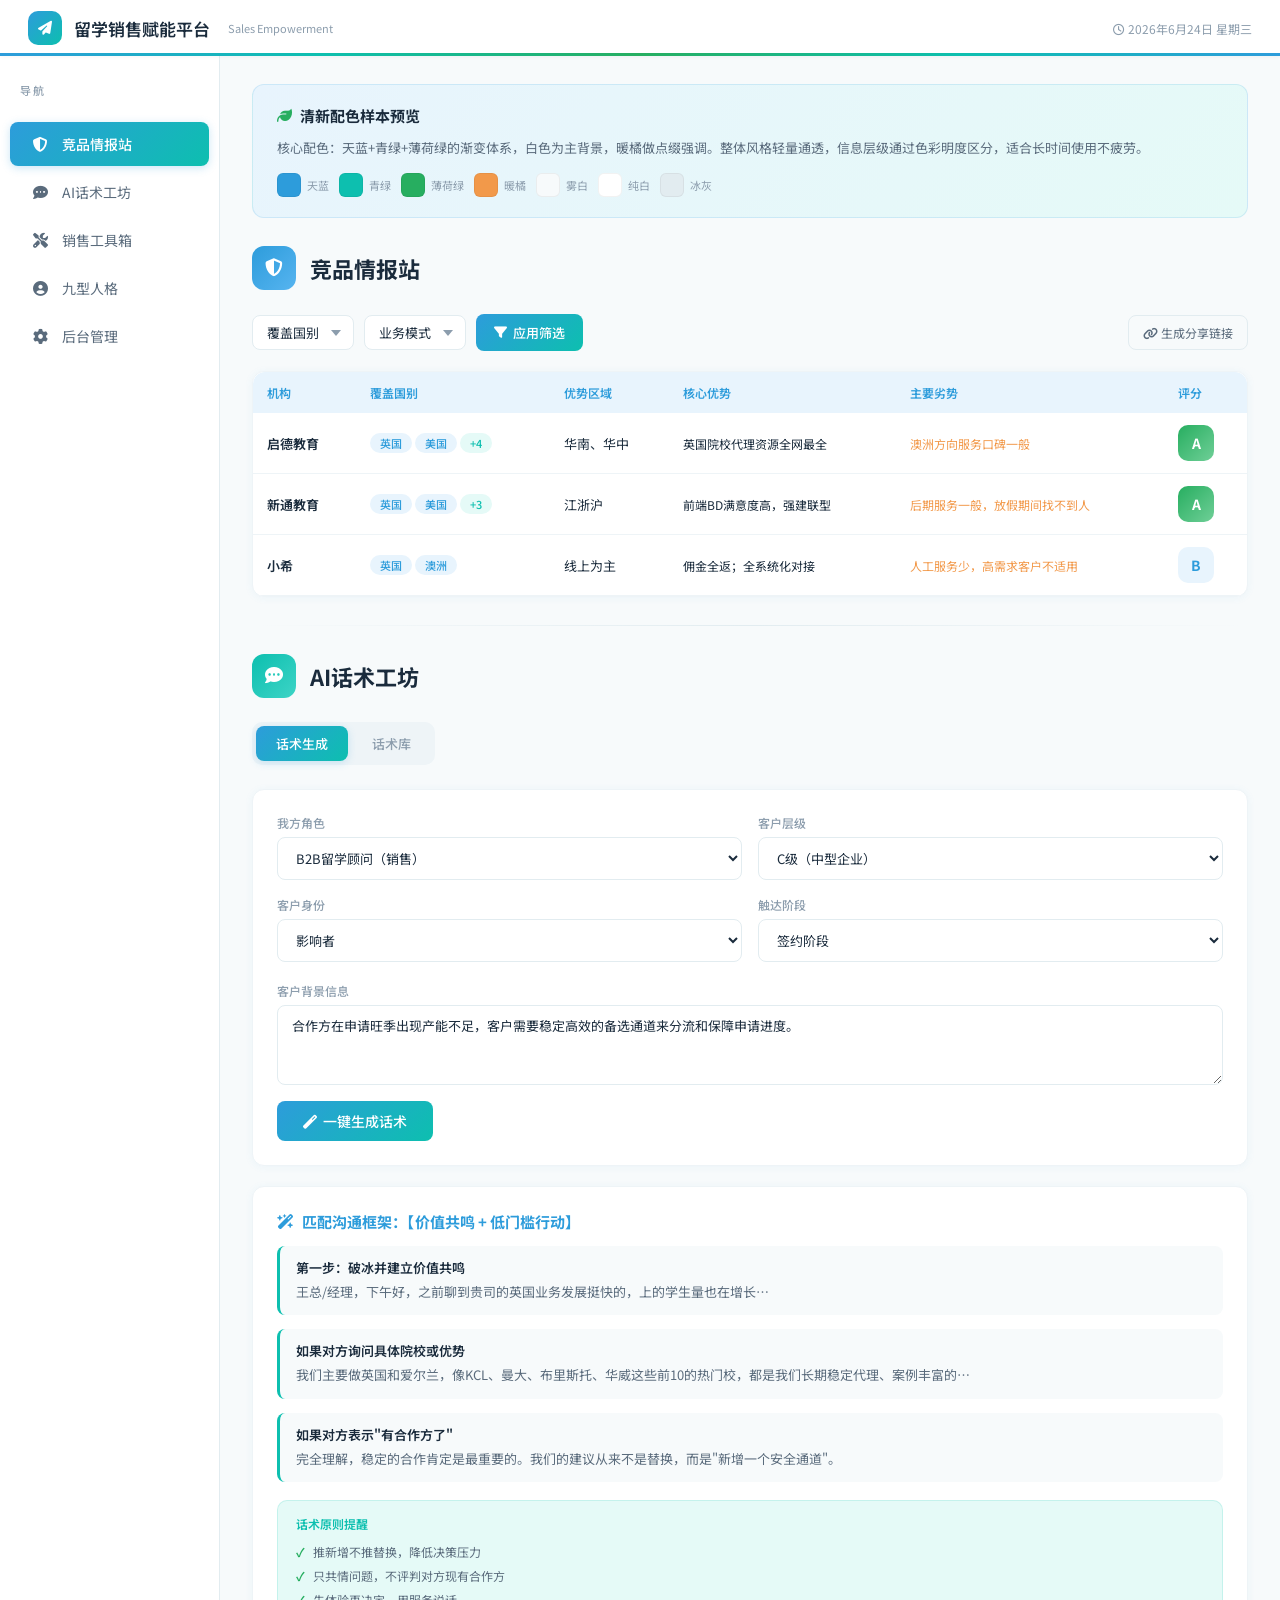
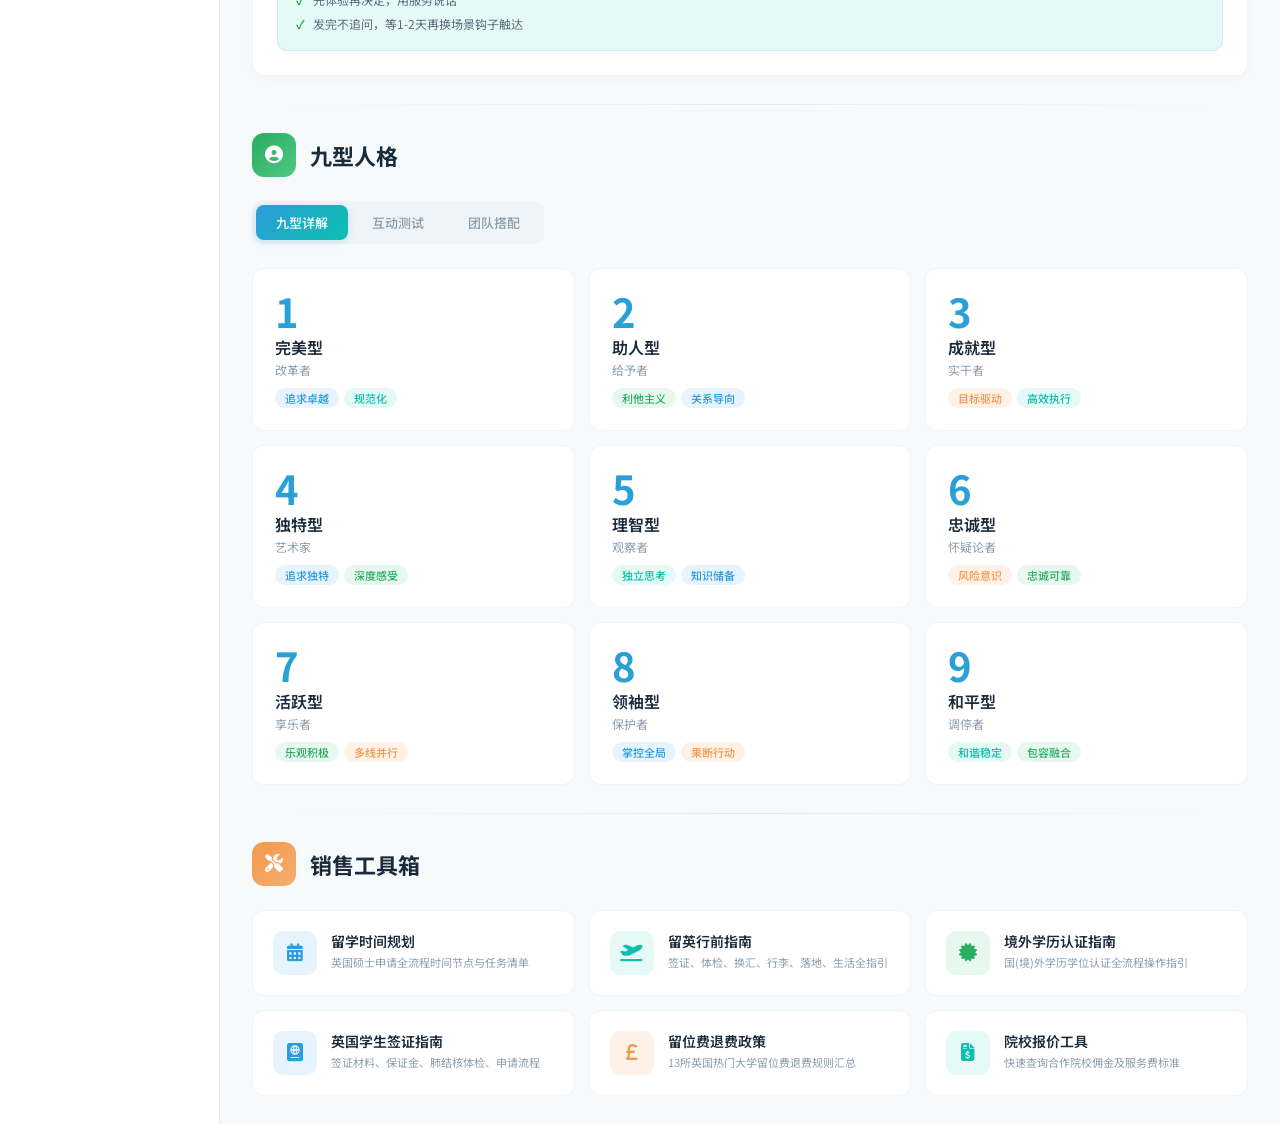
<file: fresh-style-sample.html>
<!DOCTYPE html>
<html lang="zh-CN">
<head>
    <meta charset="UTF-8">
    <meta name="viewport" content="width=device-width, initial-scale=1.0">
    <title>留学销售赋能平台 — 清新配色样本</title>
    <link href="https://fonts.googleapis.com/css2?family=Inter:wght@300;400;500;600;700&family=Noto+Sans+SC:wght@300;400;500;700&display=swap" rel="stylesheet">
    <link href="https://cdnjs.cloudflare.com/ajax/libs/font-awesome/6.5.0/css/all.min.css" rel="stylesheet">
    <style>
        :root {
            --fresh-primary: #2D9CDB;
            --fresh-primary-light: #56B4F0;
            --fresh-primary-pale: #E8F4FD;
            --fresh-teal: #0DBFAF;
            --fresh-teal-light: #3DD4C6;
            --fresh-teal-pale: #E5FAF7;
            --fresh-mint: #27AE60;
            --fresh-mint-light: #52C784;
            --fresh-mint-pale: #E9F8EF;
            --fresh-sage: #6FCF97;
            --fresh-coral: #F2994A;
            --fresh-coral-light: #F5AD6F;
            --fresh-coral-pale: #FEF2E8;
            --fresh-bg: #F7FAFB;
            --fresh-card: #FFFFFF;
            --fresh-card-alt: #F0F8F5;
            --fresh-text: #1A2B3C;
            --fresh-text-secondary: #5A6B7C;
            --fresh-text-muted: #8C9DAD;
            --fresh-border: #E2ECF0;
            --fresh-border-light: #EEF4F7;
            --fresh-shadow: 0 1px 8px rgba(45, 156, 219, 0.06);
            --fresh-shadow-hover: 0 4px 16px rgba(45, 156, 219, 0.12);
        }

        * { margin: 0; padding: 0; box-sizing: border-box; }

        body {
            font-family: 'Noto Sans SC', 'Inter', -apple-system, sans-serif;
            background: var(--fresh-bg);
            color: var(--fresh-text);
            min-height: 100vh;
        }

        /* ===== 顶部栏 — 白色+渐变底线 ===== */
        .top-bar {
            background: white;
            padding: 0 28px;
            height: 56px;
            display: flex;
            align-items: center;
            justify-content: space-between;
            position: relative;
            box-shadow: 0 1px 4px rgba(0,0,0,0.04);
        }
        .top-bar::after {
            content: '';
            position: absolute;
            bottom: 0;
            left: 0;
            right: 0;
            height: 3px;
            background: linear-gradient(90deg, var(--fresh-primary), var(--fresh-teal), var(--fresh-mint), var(--fresh-teal), var(--fresh-primary));
        }
        .top-bar .logo {
            display: flex;
            align-items: center;
            gap: 12px;
        }
        .top-bar .logo-icon {
            width: 34px;
            height: 34px;
            background: linear-gradient(135deg, var(--fresh-primary), var(--fresh-teal));
            border-radius: 10px;
            display: flex;
            align-items: center;
            justify-content: center;
            color: white;
            font-size: 14px;
            font-weight: 700;
        }
        .top-bar .logo-text {
            font-family: 'Inter', 'Noto Sans SC', sans-serif;
            font-size: 17px;
            font-weight: 600;
            color: var(--fresh-text);
        }
        .top-bar .logo-sub {
            font-size: 11px;
            color: var(--fresh-text-muted);
            margin-left: 6px;
            font-weight: 400;
        }
        .top-bar .time-info {
            font-size: 12px;
            color: var(--fresh-text-muted);
        }

        /* ===== 侧边栏 — 淡青底 ===== */
        .layout {
            display: flex;
            min-height: calc(100vh - 59px);
        }
        .sidebar {
            width: 220px;
            background: white;
            border-right: 1px solid var(--fresh-border);
            padding: 20px 0;
            display: flex;
            flex-direction: column;
        }
        .sidebar-header {
            padding: 0 20px 14px;
            margin-bottom: 6px;
        }
        .sidebar-header span {
            font-size: 11px;
            color: var(--fresh-text-muted);
            letter-spacing: 2px;
            text-transform: uppercase;
            font-weight: 500;
        }
        .nav-item {
            display: flex;
            align-items: center;
            gap: 12px;
            padding: 12px 20px;
            color: var(--fresh-text-secondary);
            cursor: pointer;
            transition: all 0.2s;
            font-size: 14px;
            position: relative;
            margin: 2px 10px;
            border-radius: 8px;
        }
        .nav-item:hover {
            color: var(--fresh-primary);
            background: var(--fresh-primary-pale);
        }
        .nav-item.active {
            color: white;
            background: linear-gradient(135deg, var(--fresh-primary), var(--fresh-teal));
            font-weight: 500;
            box-shadow: 0 2px 8px rgba(45, 156, 219, 0.25);
        }
        .nav-item i {
            width: 20px;
            text-align: center;
            font-size: 15px;
        }

        /* ===== 主内容区 ===== */
        .main-content {
            flex: 1;
            padding: 28px 32px;
            overflow-y: auto;
        }
        .page-header {
            display: flex;
            align-items: center;
            gap: 14px;
            margin-bottom: 24px;
        }
        .page-header-icon {
            width: 44px;
            height: 44px;
            border-radius: 12px;
            display: flex;
            align-items: center;
            justify-content: center;
            color: white;
            font-size: 18px;
        }
        .icon-blue { background: linear-gradient(135deg, var(--fresh-primary), var(--fresh-primary-light)); }
        .icon-teal { background: linear-gradient(135deg, var(--fresh-teal), var(--fresh-teal-light)); }
        .icon-mint { background: linear-gradient(135deg, var(--fresh-mint), var(--fresh-mint-light)); }
        .icon-coral { background: linear-gradient(135deg, var(--fresh-coral), var(--fresh-coral-light)); }
        .page-header h2 {
            font-size: 22px;
            font-weight: 700;
            color: var(--fresh-text);
        }

        /* ===== 卡片 ===== */
        .card {
            background: var(--fresh-card);
            border: 1px solid var(--fresh-border-light);
            border-radius: 12px;
            box-shadow: var(--fresh-shadow);
            transition: box-shadow 0.25s;
        }
        .card:hover {
            box-shadow: var(--fresh-shadow-hover);
        }

        /* ===== 竞品情报站 ===== */
        .section-title {
            font-size: 14px;
            font-weight: 600;
            color: var(--fresh-text);
            margin-bottom: 16px;
            display: flex;
            align-items: center;
            gap: 8px;
        }
        .section-title::before {
            content: '';
            width: 4px;
            height: 18px;
            background: linear-gradient(180deg, var(--fresh-primary), var(--fresh-teal));
            border-radius: 2px;
        }
        .filter-bar {
            display: flex;
            gap: 10px;
            margin-bottom: 20px;
            flex-wrap: wrap;
            align-items: center;
        }
        .filter-select {
            padding: 9px 34px 9px 14px;
            border: 1px solid var(--fresh-border);
            border-radius: 8px;
            background: white;
            color: var(--fresh-text);
            font-size: 13px;
            font-family: 'Noto Sans SC', sans-serif;
            appearance: none;
            background-image: url("data:image/svg+xml,%3Csvg xmlns='http://www.w3.org/2000/svg' width='10' height='6'%3E%3Cpath d='M0 0l5 6 5-6z' fill='%238C9DAD'/%3E%3C/svg%3E");
            background-repeat: no-repeat;
            background-position: right 12px center;
            cursor: pointer;
            transition: border-color 0.2s;
        }
        .filter-select:focus {
            outline: none;
            border-color: var(--fresh-primary);
            box-shadow: 0 0 0 3px rgba(45,156,219,0.1);
        }
        .btn-filter {
            padding: 9px 18px;
            background: linear-gradient(135deg, var(--fresh-primary), var(--fresh-teal));
            color: white;
            border: none;
            border-radius: 8px;
            font-size: 13px;
            cursor: pointer;
            display: flex;
            align-items: center;
            gap: 6px;
            font-family: 'Noto Sans SC', sans-serif;
            font-weight: 500;
            transition: all 0.2s;
        }
        .btn-filter:hover {
            box-shadow: 0 2px 10px rgba(45,156,219,0.3);
            transform: translateY(-1px);
        }

        .competitor-table {
            width: 100%;
            border-collapse: collapse;
        }
        .competitor-table th {
            background: var(--fresh-primary-pale);
            color: var(--fresh-primary);
            font-size: 12px;
            font-weight: 600;
            padding: 12px 14px;
            text-align: left;
        }
        .competitor-table th:first-child { border-radius: 12px 0 0 0; }
        .competitor-table th:last-child { border-radius: 0 12px 0 0; }
        .competitor-table td {
            padding: 12px 14px;
            font-size: 13px;
            border-bottom: 1px solid var(--fresh-border-light);
        }
        .competitor-table tr:hover td {
            background: rgba(45, 156, 219, 0.03);
        }

        .tag {
            display: inline-block;
            padding: 2px 10px;
            border-radius: 12px;
            font-size: 11px;
            font-weight: 500;
        }
        .tag-blue {
            background: var(--fresh-primary-pale);
            color: var(--fresh-primary);
        }
        .tag-teal {
            background: var(--fresh-teal-pale);
            color: var(--fresh-teal);
        }
        .tag-mint {
            background: var(--fresh-mint-pale);
            color: var(--fresh-mint);
        }
        .tag-coral {
            background: var(--fresh-coral-pale);
            color: var(--fresh-coral);
        }
        .score-badge {
            display: inline-flex;
            align-items: center;
            justify-content: center;
            width: 36px;
            height: 36px;
            border-radius: 10px;
            font-size: 14px;
            font-weight: 700;
        }
        .score-high {
            background: linear-gradient(135deg, var(--fresh-mint), var(--fresh-sage));
            color: white;
        }
        .score-mid {
            background: var(--fresh-primary-pale);
            color: var(--fresh-primary);
        }

        /* ===== AI话术工坊 ===== */
        .studio-config {
            display: grid;
            grid-template-columns: 1fr 1fr;
            gap: 16px;
            margin-bottom: 20px;
        }
        .config-field {
            display: flex;
            flex-direction: column;
            gap: 6px;
        }
        .config-field label {
            font-size: 12px;
            color: var(--fresh-text-muted);
            font-weight: 500;
        }
        .config-field select,
        .config-field input,
        .config-field textarea {
            padding: 10px 14px;
            border: 1px solid var(--fresh-border);
            border-radius: 8px;
            background: white;
            font-size: 13px;
            font-family: 'Noto Sans SC', sans-serif;
            color: var(--fresh-text);
            transition: all 0.2s;
        }
        .config-field select:focus,
        .config-field input:focus,
        .config-field textarea:focus {
            outline: none;
            border-color: var(--fresh-primary);
            box-shadow: 0 0 0 3px rgba(45,156,219,0.1);
        }
        .config-field textarea {
            resize: vertical;
            min-height: 80px;
        }

        .btn-primary {
            padding: 10px 26px;
            background: linear-gradient(135deg, var(--fresh-primary), var(--fresh-teal));
            color: white;
            border: none;
            border-radius: 8px;
            font-size: 14px;
            font-weight: 500;
            cursor: pointer;
            font-family: 'Noto Sans SC', sans-serif;
            transition: all 0.25s;
        }
        .btn-primary:hover {
            box-shadow: 0 4px 14px rgba(45,156,219,0.3);
            transform: translateY(-1px);
        }
        .btn-secondary {
            padding: 10px 24px;
            background: transparent;
            color: var(--fresh-primary);
            border: 1.5px solid var(--fresh-primary);
            border-radius: 8px;
            font-size: 14px;
            font-weight: 500;
            cursor: pointer;
            font-family: 'Noto Sans SC', sans-serif;
            transition: all 0.2s;
        }
        .btn-secondary:hover {
            background: var(--fresh-primary-pale);
        }
        .btn-outline {
            padding: 8px 14px;
            background: transparent;
            color: var(--fresh-text-secondary);
            border: 1px solid var(--fresh-border);
            border-radius: 8px;
            font-size: 12px;
            cursor: pointer;
            font-family: 'Noto Sans SC', sans-serif;
            transition: all 0.2s;
        }
        .btn-outline:hover {
            border-color: var(--fresh-primary);
            color: var(--fresh-primary);
            background: var(--fresh-primary-pale);
        }

        .script-result {
            background: white;
            border-radius: 12px;
            border: 1px solid var(--fresh-border-light);
            padding: 24px;
            box-shadow: var(--fresh-shadow);
        }
        .script-result h4 {
            color: var(--fresh-primary);
            margin-bottom: 14px;
            font-size: 15px;
            display: flex;
            align-items: center;
            gap: 8px;
        }
        .script-step {
            margin-bottom: 14px;
            padding: 12px 16px;
            background: var(--fresh-bg);
            border-radius: 8px;
            border-left: 3px solid var(--fresh-teal);
        }
        .script-step-title {
            font-weight: 600;
            font-size: 13px;
            color: var(--fresh-text);
            margin-bottom: 4px;
        }
        .script-step-text {
            font-size: 13px;
            color: var(--fresh-text-secondary);
            line-height: 1.7;
        }
        .script-tip {
            background: var(--fresh-teal-pale);
            border: 1px solid rgba(13, 191, 175, 0.15);
            border-radius: 10px;
            padding: 14px 18px;
            margin-top: 18px;
        }
        .script-tip-title {
            font-size: 12px;
            color: var(--fresh-teal);
            font-weight: 600;
            margin-bottom: 8px;
        }
        .script-tip ul {
            list-style: none;
            font-size: 12px;
            color: var(--fresh-text-secondary);
            line-height: 2;
        }
        .script-tip ul li::before {
            content: '✓';
            color: var(--fresh-mint);
            margin-right: 8px;
            font-weight: 700;
        }

        /* ===== 九型人格 ===== */
        .enneagram-grid {
            display: grid;
            grid-template-columns: repeat(3, 1fr);
            gap: 14px;
        }
        .enneagram-card {
            background: white;
            border: 1px solid var(--fresh-border-light);
            border-radius: 12px;
            padding: 22px;
            cursor: pointer;
            transition: all 0.25s;
            position: relative;
        }
        .enneagram-card:hover {
            transform: translateY(-4px);
            box-shadow: 0 8px 24px rgba(45,156,219,0.1);
            border-color: var(--fresh-primary-light);
        }
        .enneagram-number {
            font-size: 40px;
            font-weight: 700;
            line-height: 1;
            background: linear-gradient(135deg, var(--fresh-primary), var(--fresh-teal));
            -webkit-background-clip: text;
            -webkit-text-fill-color: transparent;
            background-clip: text;
        }
        .enneagram-name {
            font-size: 16px;
            font-weight: 600;
            color: var(--fresh-text);
            margin: 4px 0 2px;
        }
        .enneagram-alias {
            font-size: 12px;
            color: var(--fresh-text-muted);
        }
        .enneagram-traits {
            margin-top: 10px;
            display: flex;
            flex-wrap: wrap;
            gap: 5px;
        }

        /* ===== 销售工具箱 ===== */
        .tool-grid {
            display: grid;
            grid-template-columns: repeat(3, 1fr);
            gap: 14px;
        }
        .tool-card {
            background: white;
            border: 1px solid var(--fresh-border-light);
            border-radius: 12px;
            padding: 20px;
            cursor: pointer;
            transition: all 0.25s;
            display: flex;
            align-items: flex-start;
            gap: 14px;
        }
        .tool-card:hover {
            border-color: var(--fresh-primary-light);
            box-shadow: 0 4px 16px rgba(45,156,219,0.08);
            transform: translateY(-2px);
        }
        .tool-icon {
            width: 44px;
            height: 44px;
            border-radius: 10px;
            display: flex;
            align-items: center;
            justify-content: center;
            font-size: 18px;
            flex-shrink: 0;
        }
        .tool-icon-blue { background: var(--fresh-primary-pale); color: var(--fresh-primary); }
        .tool-icon-teal { background: var(--fresh-teal-pale); color: var(--fresh-teal); }
        .tool-icon-mint { background: var(--fresh-mint-pale); color: var(--fresh-mint); }
        .tool-icon-coral { background: var(--fresh-coral-pale); color: var(--fresh-coral); }
        .tool-info h4 {
            font-size: 14px;
            font-weight: 600;
            color: var(--fresh-text);
            margin-bottom: 3px;
        }
        .tool-info p {
            font-size: 11px;
            color: var(--fresh-text-muted);
            line-height: 1.5;
        }

        /* ===== 标签页 ===== */
        .page-tabs {
            display: flex;
            gap: 4px;
            margin-bottom: 24px;
            background: var(--fresh-border-light);
            padding: 4px;
            border-radius: 10px;
            width: fit-content;
        }
        .page-tab {
            padding: 8px 20px;
            font-size: 13px;
            color: var(--fresh-text-muted);
            cursor: pointer;
            border-radius: 8px;
            transition: all 0.2s;
            font-weight: 500;
        }
        .page-tab:hover {
            color: var(--fresh-text);
        }
        .page-tab.active {
            color: white;
            background: linear-gradient(135deg, var(--fresh-primary), var(--fresh-teal));
            font-weight: 500;
            box-shadow: 0 2px 8px rgba(45,156,219,0.2);
        }

        /* ===== 分隔 ===== */
        .divider {
            height: 1px;
            background: linear-gradient(90deg, transparent, var(--fresh-border), transparent);
            margin: 28px 0;
        }

        /* ===== 样本说明 ===== */
        .sample-note {
            background: linear-gradient(135deg, var(--fresh-primary-pale), var(--fresh-teal-pale));
            border: 1px solid rgba(45,156,219,0.15);
            border-radius: 12px;
            padding: 20px 24px;
            margin-bottom: 28px;
        }
        .sample-note h3 {
            font-size: 15px;
            color: var(--fresh-text);
            margin-bottom: 10px;
            display: flex;
            align-items: center;
            gap: 8px;
        }
        .sample-note p {
            font-size: 13px;
            color: var(--fresh-text-secondary);
            line-height: 1.8;
        }
        .color-palette {
            display: flex;
            gap: 10px;
            margin-top: 14px;
            flex-wrap: wrap;
        }
        .color-swatch {
            display: flex;
            align-items: center;
            gap: 6px;
            font-size: 11px;
            color: var(--fresh-text-muted);
        }
        .swatch {
            width: 24px;
            height: 24px;
            border-radius: 6px;
            border: 1px solid rgba(0,0,0,0.05);
        }
    </style>
</head>
<body>

<!-- 顶部栏 -->
<div class="top-bar">
    <div class="logo">
        <div class="logo-icon"><i class="fas fa-paper-plane"></i></div>
        <span class="logo-text">留学销售赋能平台</span>
        <span class="logo-sub">Sales Empowerment</span>
    </div>
    <div class="time-info">
        <i class="far fa-clock"></i> 2026年6月24日 星期三
    </div>
</div>

<div class="layout">
    <!-- 侧边栏 -->
    <div class="sidebar">
        <div class="sidebar-header">
            <span>导航</span>
        </div>
        <div class="nav-item active">
            <i class="fas fa-shield-alt"></i>
            <span>竞品情报站</span>
        </div>
        <div class="nav-item">
            <i class="fas fa-comment-dots"></i>
            <span>AI话术工坊</span>
        </div>
        <div class="nav-item">
            <i class="fas fa-tools"></i>
            <span>销售工具箱</span>
        </div>
        <div class="nav-item">
            <i class="fas fa-user-circle"></i>
            <span>九型人格</span>
        </div>
        <div class="nav-item">
            <i class="fas fa-cog"></i>
            <span>后台管理</span>
        </div>
    </div>

    <!-- 主内容区 -->
    <div class="main-content">

        <!-- 样本说明 -->
        <div class="sample-note">
            <h3><i class="fas fa-leaf" style="color:var(--fresh-mint);"></i>清新配色样本预览</h3>
            <p>核心配色：天蓝+青绿+薄荷绿的渐变体系，白色为主背景，暖橘做点缀强调。整体风格轻量通透，信息层级通过色彩明度区分，适合长时间使用不疲劳。</p>
            <div class="color-palette">
                <div class="color-swatch"><div class="swatch" style="background:#2D9CDB"></div>天蓝</div>
                <div class="color-swatch"><div class="swatch" style="background:#0DBFAF"></div>青绿</div>
                <div class="color-swatch"><div class="swatch" style="background:#27AE60"></div>薄荷绿</div>
                <div class="color-swatch"><div class="swatch" style="background:#F2994A"></div>暖橘</div>
                <div class="color-swatch"><div class="swatch" style="background:#F7FAFB"></div>雾白</div>
                <div class="color-swatch"><div class="swatch" style="background:#FFFFFF"></div>纯白</div>
                <div class="color-swatch"><div class="swatch" style="background:#E2ECF0"></div>冰灰</div>
            </div>
        </div>

        <!-- ========== 竞品情报站 ========== -->
        <div class="page-header">
            <div class="page-header-icon icon-blue"><i class="fas fa-shield-alt"></i></div>
            <h2>竞品情报站</h2>
        </div>

        <div class="filter-bar">
            <select class="filter-select"><option>覆盖国别</option></select>
            <select class="filter-select"><option>业务模式</option></select>
            <button class="btn-filter"><i class="fas fa-filter"></i> 应用筛选</button>
            <div style="flex:1"></div>
            <button class="btn-outline"><i class="fas fa-link"></i> 生成分享链接</button>
        </div>

        <div class="card" style="overflow:hidden;">
            <table class="competitor-table">
                <thead>
                    <tr>
                        <th>机构</th>
                        <th>覆盖国别</th>
                        <th>优势区域</th>
                        <th>核心优势</th>
                        <th>主要劣势</th>
                        <th>评分</th>
                    </tr>
                </thead>
                <tbody>
                    <tr>
                        <td style="font-weight:600;">启德教育</td>
                        <td><span class="tag tag-blue">英国</span> <span class="tag tag-blue">美国</span> <span class="tag tag-teal">+4</span></td>
                        <td>华南、华中</td>
                        <td style="font-size:12px;">英国院校代理资源全网最全</td>
                        <td style="font-size:12px;color:var(--fresh-coral);">澳洲方向服务口碑一般</td>
                        <td><span class="score-badge score-high">A</span></td>
                    </tr>
                    <tr>
                        <td style="font-weight:600;">新通教育</td>
                        <td><span class="tag tag-blue">英国</span> <span class="tag tag-blue">美国</span> <span class="tag tag-teal">+3</span></td>
                        <td>江浙沪</td>
                        <td style="font-size:12px;">前端BD满意度高，强建联型</td>
                        <td style="font-size:12px;color:var(--fresh-coral);">后期服务一般，放假期间找不到人</td>
                        <td><span class="score-badge score-high">A</span></td>
                    </tr>
                    <tr>
                        <td style="font-weight:600;">小希</td>
                        <td><span class="tag tag-blue">英国</span> <span class="tag tag-blue">澳洲</span></td>
                        <td>线上为主</td>
                        <td style="font-size:12px;">佣金全返；全系统化对接</td>
                        <td style="font-size:12px;color:var(--fresh-coral);">人工服务少，高需求客户不适用</td>
                        <td><span class="score-badge score-mid">B</span></td>
                    </tr>
                </tbody>
            </table>
        </div>

        <div class="divider"></div>

        <!-- ========== AI话术工坊 ========== -->
        <div class="page-header">
            <div class="page-header-icon icon-teal"><i class="fas fa-comment-dots"></i></div>
            <h2>AI话术工坊</h2>
        </div>

        <div class="page-tabs">
            <div class="page-tab active">话术生成</div>
            <div class="page-tab">话术库</div>
        </div>

        <div class="card" style="padding:24px;">
            <div class="studio-config">
                <div class="config-field">
                    <label>我方角色</label>
                    <select><option>B2B留学顾问（销售）</option><option>B2B渠道专员（市场人员）</option></select>
                </div>
                <div class="config-field">
                    <label>客户层级</label>
                    <select><option>C级（中型企业）</option><option>D级（小型企业）</option></select>
                </div>
                <div class="config-field">
                    <label>客户身份</label>
                    <select><option>影响者</option><option>决策者</option></select>
                </div>
                <div class="config-field">
                    <label>触达阶段</label>
                    <select><option>签约阶段</option><option>首次触达</option></select>
                </div>
            </div>
            <div class="config-field" style="margin-bottom:16px;">
                <label>客户背景信息</label>
                <textarea placeholder="请描述客户的核心需求或痛点…">合作方在申请旺季出现产能不足，客户需要稳定高效的备选通道来分流和保障申请进度。</textarea>
            </div>
            <button class="btn-primary"><i class="fas fa-magic" style="margin-right:6px;"></i>一键生成话术</button>
        </div>

        <div style="height:20px;"></div>

        <div class="script-result">
            <h4><i class="fas fa-wand-magic-sparkles"></i> 匹配沟通框架：【价值共鸣 + 低门槛行动】</h4>
            <div class="script-step">
                <div class="script-step-title">第一步：破冰并建立价值共鸣</div>
                <div class="script-step-text">王总/经理，下午好，之前聊到贵司的英国业务发展挺快的，上的学生量也在增长…</div>
            </div>
            <div class="script-step">
                <div class="script-step-title">如果对方询问具体院校或优势</div>
                <div class="script-step-text">我们主要做英国和爱尔兰，像KCL、曼大、布里斯托、华威这些前10的热门校，都是我们长期稳定代理、案例丰富的…</div>
            </div>
            <div class="script-step">
                <div class="script-step-title">如果对方表示"有合作方了"</div>
                <div class="script-step-text">完全理解，稳定的合作肯定是最重要的。我们的建议从来不是替换，而是"新增一个安全通道"。</div>
            </div>
            <div class="script-tip">
                <div class="script-tip-title">话术原则提醒</div>
                <ul>
                    <li>推新增不推替换，降低决策压力</li>
                    <li>只共情问题，不评判对方现有合作方</li>
                    <li>先体验再决定，用服务说话</li>
                    <li>发完不追问，等1-2天再换场景钩子触达</li>
                </ul>
            </div>
        </div>

        <div class="divider"></div>

        <!-- ========== 九型人格 ========== -->
        <div class="page-header">
            <div class="page-header-icon icon-mint"><i class="fas fa-user-circle"></i></div>
            <h2>九型人格</h2>
        </div>

        <div class="page-tabs">
            <div class="page-tab active">九型详解</div>
            <div class="page-tab">互动测试</div>
            <div class="page-tab">团队搭配</div>
        </div>

        <div class="enneagram-grid">
            <div class="enneagram-card">
                <div class="enneagram-number">1</div>
                <div class="enneagram-name">完美型</div>
                <div class="enneagram-alias">改革者</div>
                <div class="enneagram-traits">
                    <span class="tag tag-blue">追求卓越</span>
                    <span class="tag tag-teal">规范化</span>
                </div>
            </div>
            <div class="enneagram-card">
                <div class="enneagram-number">2</div>
                <div class="enneagram-name">助人型</div>
                <div class="enneagram-alias">给予者</div>
                <div class="enneagram-traits">
                    <span class="tag tag-mint">利他主义</span>
                    <span class="tag tag-blue">关系导向</span>
                </div>
            </div>
            <div class="enneagram-card">
                <div class="enneagram-number">3</div>
                <div class="enneagram-name">成就型</div>
                <div class="enneagram-alias">实干者</div>
                <div class="enneagram-traits">
                    <span class="tag tag-coral">目标驱动</span>
                    <span class="tag tag-teal">高效执行</span>
                </div>
            </div>
            <div class="enneagram-card">
                <div class="enneagram-number">4</div>
                <div class="enneagram-name">独特型</div>
                <div class="enneagram-alias">艺术家</div>
                <div class="enneagram-traits">
                    <span class="tag tag-blue">追求独特</span>
                    <span class="tag tag-mint">深度感受</span>
                </div>
            </div>
            <div class="enneagram-card">
                <div class="enneagram-number">5</div>
                <div class="enneagram-name">理智型</div>
                <div class="enneagram-alias">观察者</div>
                <div class="enneagram-traits">
                    <span class="tag tag-teal">独立思考</span>
                    <span class="tag tag-blue">知识储备</span>
                </div>
            </div>
            <div class="enneagram-card">
                <div class="enneagram-number">6</div>
                <div class="enneagram-name">忠诚型</div>
                <div class="enneagram-alias">怀疑论者</div>
                <div class="enneagram-traits">
                    <span class="tag tag-coral">风险意识</span>
                    <span class="tag tag-mint">忠诚可靠</span>
                </div>
            </div>
            <div class="enneagram-card">
                <div class="enneagram-number">7</div>
                <div class="enneagram-name">活跃型</div>
                <div class="enneagram-alias">享乐者</div>
                <div class="enneagram-traits">
                    <span class="tag tag-mint">乐观积极</span>
                    <span class="tag tag-coral">多线并行</span>
                </div>
            </div>
            <div class="enneagram-card">
                <div class="enneagram-number">8</div>
                <div class="enneagram-name">领袖型</div>
                <div class="enneagram-alias">保护者</div>
                <div class="enneagram-traits">
                    <span class="tag tag-blue">掌控全局</span>
                    <span class="tag tag-coral">果断行动</span>
                </div>
            </div>
            <div class="enneagram-card">
                <div class="enneagram-number">9</div>
                <div class="enneagram-name">和平型</div>
                <div class="enneagram-alias">调停者</div>
                <div class="enneagram-traits">
                    <span class="tag tag-teal">和谐稳定</span>
                    <span class="tag tag-mint">包容融合</span>
                </div>
            </div>
        </div>

        <div class="divider"></div>

        <!-- ========== 销售工具箱 ========== -->
        <div class="page-header">
            <div class="page-header-icon icon-coral"><i class="fas fa-tools"></i></div>
            <h2>销售工具箱</h2>
        </div>

        <div class="tool-grid">
            <div class="tool-card">
                <div class="tool-icon tool-icon-blue"><i class="fas fa-calendar-alt"></i></div>
                <div class="tool-info">
                    <h4>留学时间规划</h4>
                    <p>英国硕士申请全流程时间节点与任务清单</p>
                </div>
            </div>
            <div class="tool-card">
                <div class="tool-icon tool-icon-teal"><i class="fas fa-plane-departure"></i></div>
                <div class="tool-info">
                    <h4>留英行前指南</h4>
                    <p>签证、体检、换汇、行李、落地、生活全指引</p>
                </div>
            </div>
            <div class="tool-card">
                <div class="tool-icon tool-icon-mint"><i class="fas fa-certificate"></i></div>
                <div class="tool-info">
                    <h4>境外学历认证指南</h4>
                    <p>国(境)外学历学位认证全流程操作指引</p>
                </div>
            </div>
            <div class="tool-card">
                <div class="tool-icon tool-icon-blue"><i class="fas fa-passport"></i></div>
                <div class="tool-info">
                    <h4>英国学生签证指南</h4>
                    <p>签证材料、保证金、肺结核体检、申请流程</p>
                </div>
            </div>
            <div class="tool-card">
                <div class="tool-icon tool-icon-coral"><i class="fas fa-pound-sign"></i></div>
                <div class="tool-info">
                    <h4>留位费退费政策</h4>
                    <p>13所英国热门大学留位费退费规则汇总</p>
                </div>
            </div>
            <div class="tool-card">
                <div class="tool-icon tool-icon-teal"><i class="fas fa-file-invoice-dollar"></i></div>
                <div class="tool-info">
                    <h4>院校报价工具</h4>
                    <p>快速查询合作院校佣金及服务费标准</p>
                </div>
            </div>
        </div>

    </div>
</div>

</body>
</html>
</file>
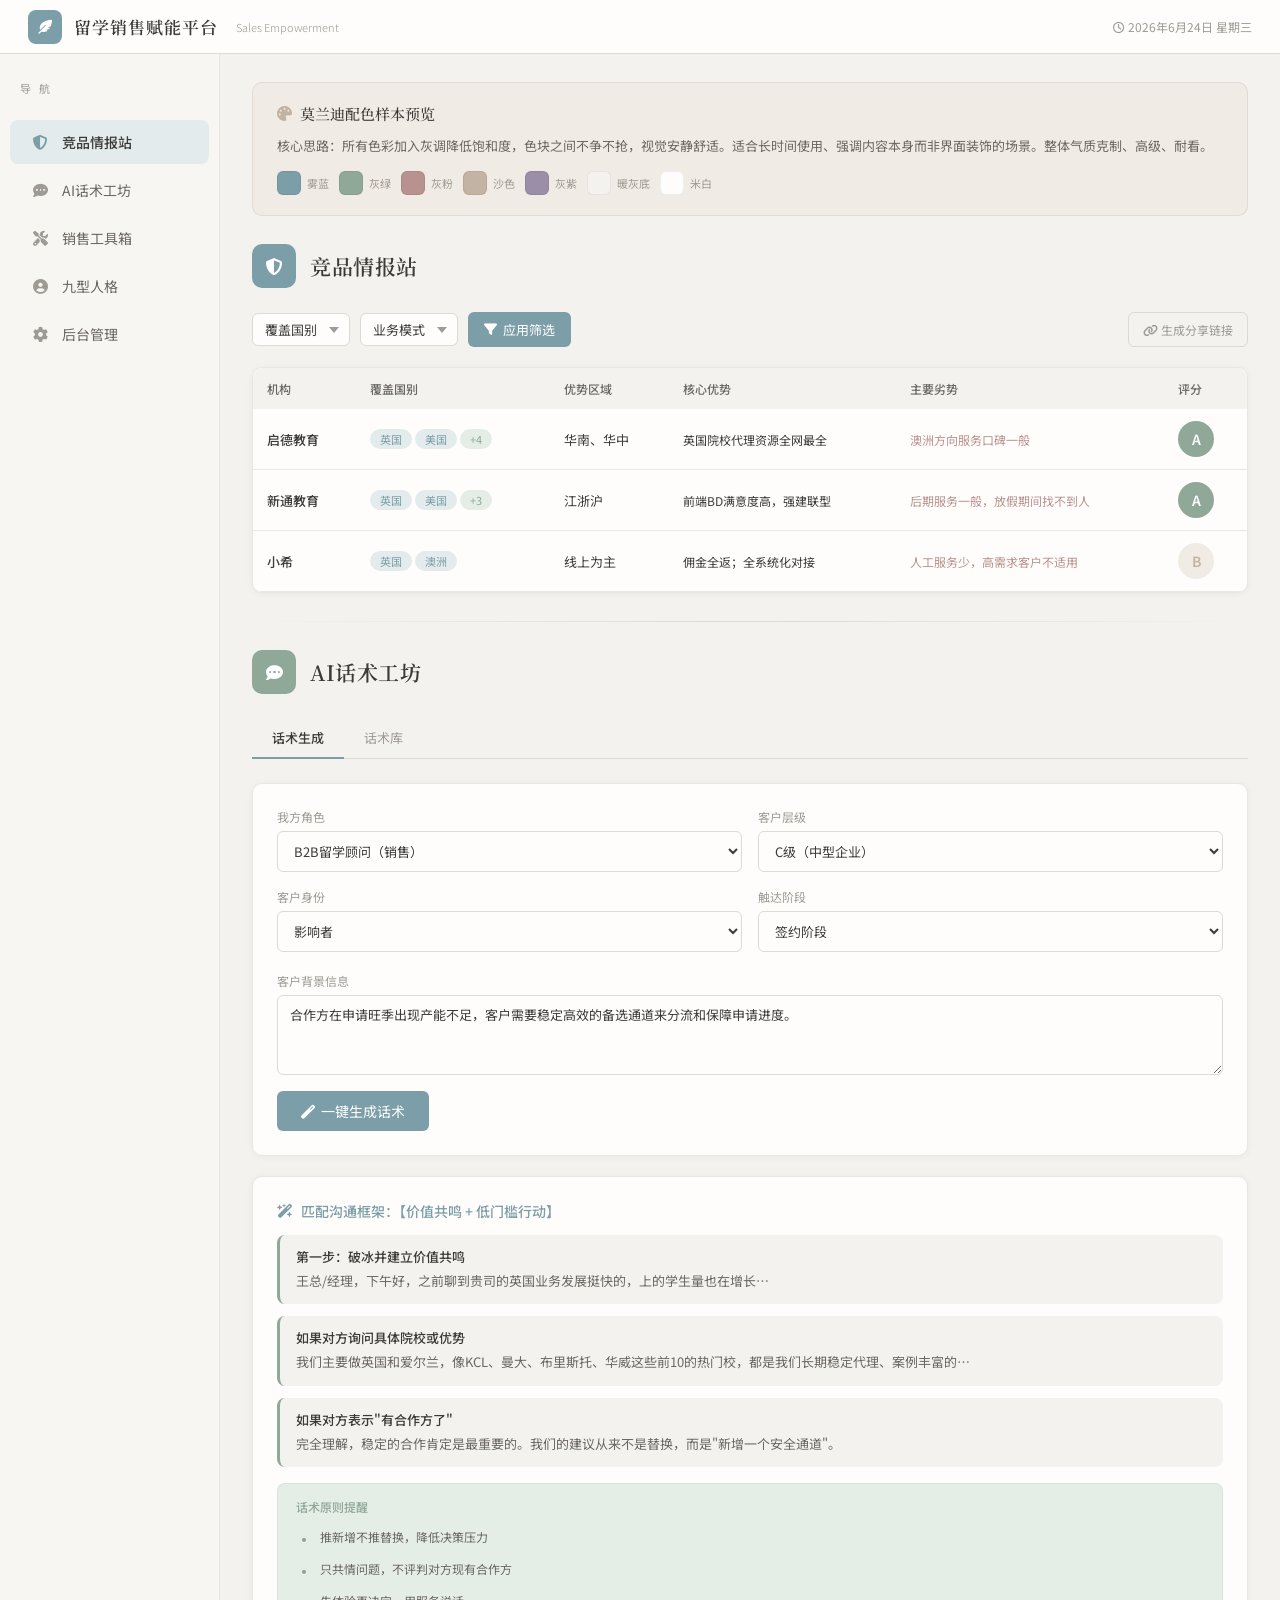
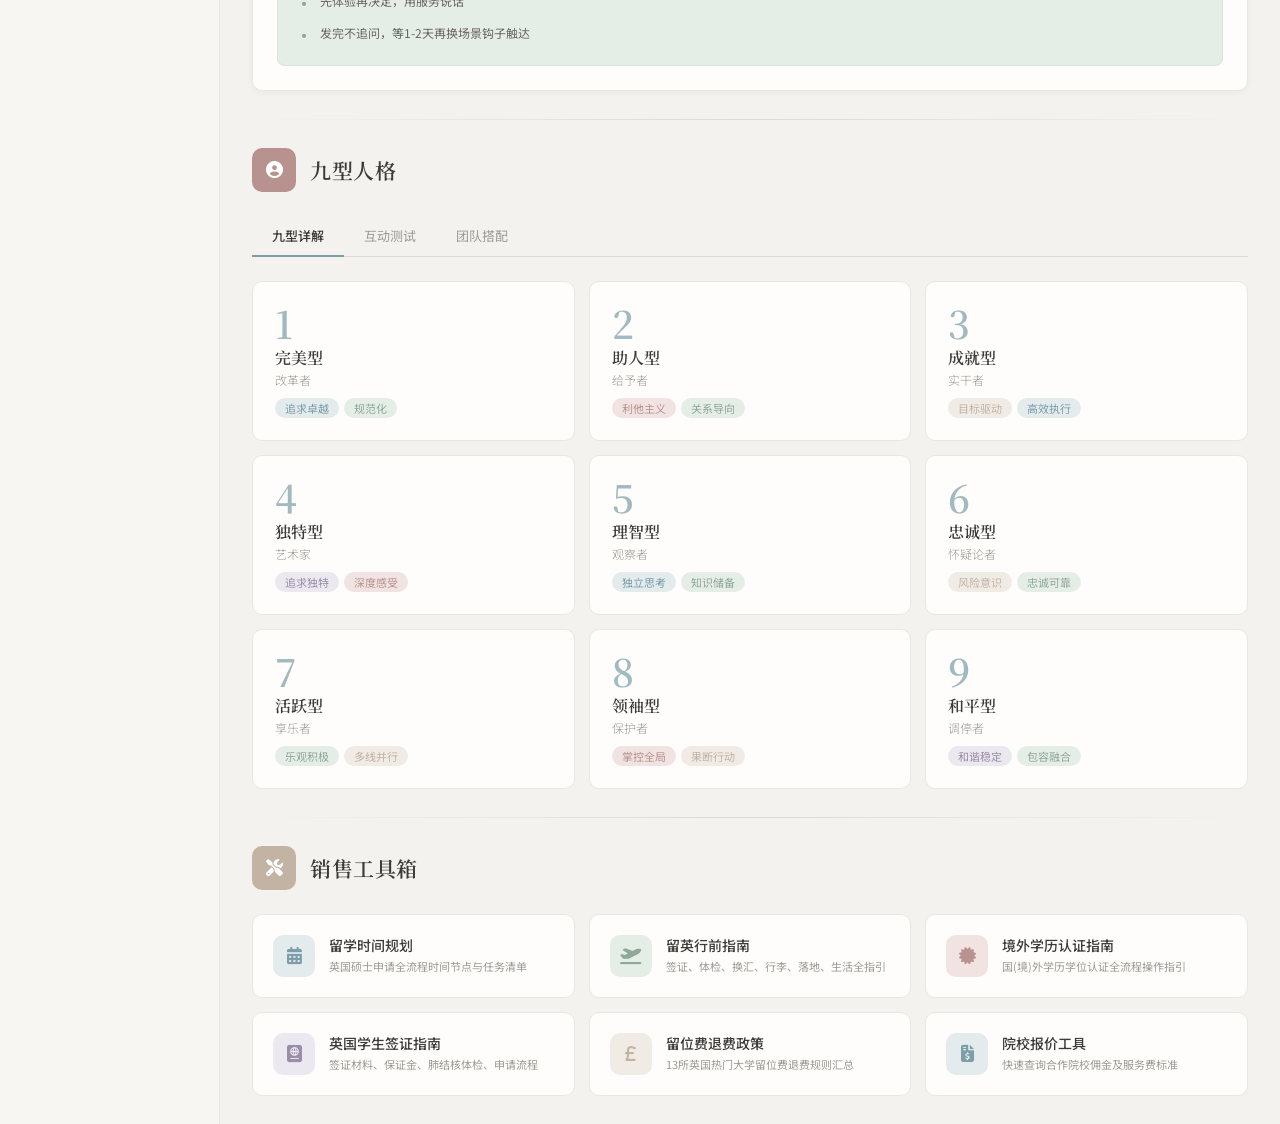
<file: morandi-style-sample.html>
<!DOCTYPE html>
<html lang="zh-CN">
<head>
    <meta charset="UTF-8">
    <meta name="viewport" content="width=device-width, initial-scale=1.0">
    <title>留学销售赋能平台 — 莫兰迪配色样本</title>
    <link href="https://fonts.googleapis.com/css2?family=Noto+Sans+SC:wght@300;400;500;700&family=Noto+Serif+SC:wght@400;600;700&display=swap" rel="stylesheet">
    <link href="https://cdnjs.cloudflare.com/ajax/libs/font-awesome/6.5.0/css/all.min.css" rel="stylesheet">
    <style>
        :root {
            /* 莫兰迪色系 — 灰调低饱和 */
            --mor-blue: #7B9EA8;
            --mor-blue-light: #97B5BD;
            --mor-blue-pale: #E3EBED;
            --mor-sage: #8FA898;
            --mor-sage-light: #A7BDB0;
            --mor-sage-pale: #E5EDE7;
            --mor-rose: #B8928E;
            --mor-rose-light: #CDA9A6;
            --mor-rose-pale: #F0E3E2;
            --mor-sand: #C2B3A3;
            --mor-sand-light: #D4C8BA;
            --mor-sand-pale: #F0EBE5;
            --mor-plum: #9B8EA8;
            --mor-plum-light: #B3A8BD;
            --mor-plum-pale: #ECE8F0;
            --mor-bg: #F4F2EF;
            --mor-bg-warm: #F8F6F2;
            --mor-card: #FEFDFB;
            --mor-text: #3D3B38;
            --mor-text-secondary: #6B6762;
            --mor-text-muted: #9E9A94;
            --mor-border: #DDD9D3;
            --mor-border-light: #EAE7E2;
            --mor-shadow: 0 1px 6px rgba(61,59,56,0.06);
            --mor-shadow-hover: 0 3px 14px rgba(61,59,56,0.10);
        }

        * { margin: 0; padding: 0; box-sizing: border-box; }

        body {
            font-family: 'Noto Sans SC', -apple-system, sans-serif;
            background: var(--mor-bg);
            color: var(--mor-text);
            min-height: 100vh;
        }

        /* ===== 顶部栏 — 暖灰+细线 ===== */
        .top-bar {
            background: var(--mor-card);
            padding: 0 28px;
            height: 54px;
            display: flex;
            align-items: center;
            justify-content: space-between;
            border-bottom: 1px solid var(--mor-border);
        }
        .top-bar .logo {
            display: flex;
            align-items: center;
            gap: 12px;
        }
        .top-bar .logo-icon {
            width: 34px;
            height: 34px;
            background: var(--mor-blue);
            border-radius: 8px;
            display: flex;
            align-items: center;
            justify-content: center;
            color: white;
            font-size: 14px;
        }
        .top-bar .logo-text {
            font-family: 'Noto Serif SC', serif;
            font-size: 17px;
            font-weight: 600;
            color: var(--mor-text);
            letter-spacing: 1px;
        }
        .top-bar .logo-sub {
            font-size: 11px;
            color: var(--mor-text-muted);
            margin-left: 6px;
            font-weight: 300;
        }
        .top-bar .time-info {
            font-size: 12px;
            color: var(--mor-text-muted);
        }

        /* ===== 侧边栏 — 暖米色 ===== */
        .layout {
            display: flex;
            min-height: calc(100vh - 55px);
        }
        .sidebar {
            width: 220px;
            background: var(--mor-bg-warm);
            border-right: 1px solid var(--mor-border-light);
            padding: 20px 0;
            display: flex;
            flex-direction: column;
        }
        .sidebar-header {
            padding: 0 20px 14px;
            margin-bottom: 6px;
        }
        .sidebar-header span {
            font-size: 11px;
            color: var(--mor-text-muted);
            letter-spacing: 3px;
            font-weight: 400;
        }
        .nav-item {
            display: flex;
            align-items: center;
            gap: 12px;
            padding: 12px 20px;
            color: var(--mor-text-secondary);
            cursor: pointer;
            transition: all 0.2s;
            font-size: 14px;
            margin: 2px 10px;
            border-radius: 8px;
            font-weight: 400;
        }
        .nav-item:hover {
            color: var(--mor-text);
            background: rgba(123, 158, 168, 0.08);
        }
        .nav-item.active {
            color: var(--mor-text);
            background: var(--mor-blue-pale);
            font-weight: 500;
        }
        .nav-item.active i {
            color: var(--mor-blue);
        }
        .nav-item i {
            width: 20px;
            text-align: center;
            font-size: 15px;
            color: var(--mor-text-muted);
        }
        .nav-item.active i { color: var(--mor-blue); }

        /* ===== 主内容区 ===== */
        .main-content {
            flex: 1;
            padding: 28px 32px;
            overflow-y: auto;
        }
        .page-header {
            display: flex;
            align-items: center;
            gap: 14px;
            margin-bottom: 24px;
        }
        .page-header-icon {
            width: 44px;
            height: 44px;
            border-radius: 10px;
            display: flex;
            align-items: center;
            justify-content: center;
            color: white;
            font-size: 17px;
        }
        .icon-blue { background: var(--mor-blue); }
        .icon-sage { background: var(--mor-sage); }
        .icon-rose { background: var(--mor-rose); }
        .icon-plum { background: var(--mor-plum); }
        .icon-sand { background: var(--mor-sand); }
        .page-header h2 {
            font-family: 'Noto Serif SC', serif;
            font-size: 21px;
            font-weight: 600;
            color: var(--mor-text);
            letter-spacing: 0.5px;
        }

        /* ===== 卡片 ===== */
        .card {
            background: var(--mor-card);
            border: 1px solid var(--mor-border-light);
            border-radius: 10px;
            box-shadow: var(--mor-shadow);
            transition: box-shadow 0.25s;
        }
        .card:hover {
            box-shadow: var(--mor-shadow-hover);
        }

        /* ===== 竞品情报站 ===== */
        .section-title {
            font-size: 14px;
            font-weight: 500;
            color: var(--mor-text);
            margin-bottom: 16px;
            display: flex;
            align-items: center;
            gap: 8px;
        }
        .section-title::before {
            content: '';
            width: 3px;
            height: 16px;
            background: var(--mor-blue);
            border-radius: 2px;
        }
        .filter-bar {
            display: flex;
            gap: 10px;
            margin-bottom: 20px;
            flex-wrap: wrap;
            align-items: center;
        }
        .filter-select {
            padding: 8px 32px 8px 12px;
            border: 1px solid var(--mor-border);
            border-radius: 6px;
            background: var(--mor-card);
            color: var(--mor-text);
            font-size: 13px;
            font-family: 'Noto Sans SC', sans-serif;
            appearance: none;
            background-image: url("data:image/svg+xml,%3Csvg xmlns='http://www.w3.org/2000/svg' width='10' height='6'%3E%3Cpath d='M0 0l5 6 5-6z' fill='%239E9A94'/%3E%3C/svg%3E");
            background-repeat: no-repeat;
            background-position: right 10px center;
            cursor: pointer;
            transition: border-color 0.2s;
        }
        .filter-select:focus {
            outline: none;
            border-color: var(--mor-blue);
        }
        .btn-filter {
            padding: 8px 16px;
            background: var(--mor-blue);
            color: white;
            border: none;
            border-radius: 6px;
            font-size: 13px;
            cursor: pointer;
            display: flex;
            align-items: center;
            gap: 6px;
            font-family: 'Noto Sans SC', sans-serif;
            font-weight: 400;
            transition: all 0.2s;
        }
        .btn-filter:hover {
            background: var(--mor-blue-light);
        }

        .competitor-table {
            width: 100%;
            border-collapse: collapse;
        }
        .competitor-table th {
            background: var(--mor-bg);
            color: var(--mor-text-secondary);
            font-size: 12px;
            font-weight: 500;
            padding: 12px 14px;
            text-align: left;
        }
        .competitor-table th:first-child { border-radius: 10px 0 0 0; }
        .competitor-table th:last-child { border-radius: 0 10px 0 0; }
        .competitor-table td {
            padding: 12px 14px;
            font-size: 13px;
            border-bottom: 1px solid var(--mor-border-light);
        }
        .competitor-table tr:hover td {
            background: rgba(123, 158, 168, 0.04);
        }

        .tag {
            display: inline-block;
            padding: 2px 10px;
            border-radius: 12px;
            font-size: 11px;
            font-weight: 400;
        }
        .tag-blue { background: var(--mor-blue-pale); color: var(--mor-blue); }
        .tag-sage { background: var(--mor-sage-pale); color: var(--mor-sage); }
        .tag-rose { background: var(--mor-rose-pale); color: var(--mor-rose); }
        .tag-plum { background: var(--mor-plum-pale); color: var(--mor-plum); }
        .tag-sand { background: var(--mor-sand-pale); color: var(--mor-sand); }
        .score-badge {
            display: inline-flex;
            align-items: center;
            justify-content: center;
            width: 36px;
            height: 36px;
            border-radius: 50%;
            font-size: 14px;
            font-weight: 600;
        }
        .score-high {
            background: var(--mor-sage);
            color: white;
        }
        .score-mid {
            background: var(--mor-sand-pale);
            color: var(--mor-sand);
        }

        /* ===== AI话术工坊 ===== */
        .studio-config {
            display: grid;
            grid-template-columns: 1fr 1fr;
            gap: 16px;
            margin-bottom: 20px;
        }
        .config-field {
            display: flex;
            flex-direction: column;
            gap: 6px;
        }
        .config-field label {
            font-size: 12px;
            color: var(--mor-text-muted);
            font-weight: 400;
        }
        .config-field select,
        .config-field input,
        .config-field textarea {
            padding: 9px 12px;
            border: 1px solid var(--mor-border);
            border-radius: 6px;
            background: var(--mor-card);
            font-size: 13px;
            font-family: 'Noto Sans SC', sans-serif;
            color: var(--mor-text);
            transition: border-color 0.2s;
        }
        .config-field select:focus,
        .config-field input:focus,
        .config-field textarea:focus {
            outline: none;
            border-color: var(--mor-blue);
            box-shadow: 0 0 0 2px rgba(123,158,168,0.12);
        }
        .config-field textarea {
            resize: vertical;
            min-height: 80px;
        }

        .btn-primary {
            padding: 10px 24px;
            background: var(--mor-blue);
            color: white;
            border: none;
            border-radius: 6px;
            font-size: 14px;
            font-weight: 400;
            cursor: pointer;
            font-family: 'Noto Sans SC', sans-serif;
            transition: all 0.2s;
        }
        .btn-primary:hover {
            background: var(--mor-blue-light);
        }
        .btn-secondary {
            padding: 10px 24px;
            background: transparent;
            color: var(--mor-text-secondary);
            border: 1px solid var(--mor-border);
            border-radius: 6px;
            font-size: 14px;
            font-weight: 400;
            cursor: pointer;
            font-family: 'Noto Sans SC', sans-serif;
            transition: all 0.2s;
        }
        .btn-secondary:hover {
            border-color: var(--mor-blue);
            color: var(--mor-blue);
        }
        .btn-outline {
            padding: 8px 14px;
            background: transparent;
            color: var(--mor-text-muted);
            border: 1px solid var(--mor-border);
            border-radius: 6px;
            font-size: 12px;
            cursor: pointer;
            font-family: 'Noto Sans SC', sans-serif;
            transition: all 0.2s;
        }
        .btn-outline:hover {
            border-color: var(--mor-blue);
            color: var(--mor-blue);
            background: var(--mor-blue-pale);
        }

        .script-result {
            background: var(--mor-card);
            border: 1px solid var(--mor-border-light);
            border-radius: 10px;
            padding: 24px;
            box-shadow: var(--mor-shadow);
        }
        .script-result h4 {
            color: var(--mor-blue);
            margin-bottom: 14px;
            font-size: 14px;
            font-weight: 500;
            display: flex;
            align-items: center;
            gap: 8px;
        }
        .script-step {
            margin-bottom: 12px;
            padding: 12px 16px;
            background: var(--mor-bg);
            border-radius: 8px;
            border-left: 3px solid var(--mor-sage);
        }
        .script-step-title {
            font-weight: 500;
            font-size: 13px;
            color: var(--mor-text);
            margin-bottom: 4px;
        }
        .script-step-text {
            font-size: 13px;
            color: var(--mor-text-secondary);
            line-height: 1.7;
        }
        .script-tip {
            background: var(--mor-sage-pale);
            border: 1px solid rgba(143, 168, 152, 0.15);
            border-radius: 8px;
            padding: 14px 18px;
            margin-top: 16px;
        }
        .script-tip-title {
            font-size: 12px;
            color: var(--mor-sage);
            font-weight: 500;
            margin-bottom: 8px;
        }
        .script-tip ul {
            list-style: none;
            font-size: 12px;
            color: var(--mor-text-secondary);
            line-height: 2;
        }
        .script-tip ul li::before {
            content: '·';
            color: var(--mor-sage);
            margin-right: 8px;
            font-weight: 700;
            font-size: 16px;
            vertical-align: middle;
        }

        /* ===== 九型人格 ===== */
        .enneagram-grid {
            display: grid;
            grid-template-columns: repeat(3, 1fr);
            gap: 14px;
        }
        .enneagram-card {
            background: var(--mor-card);
            border: 1px solid var(--mor-border-light);
            border-radius: 10px;
            padding: 22px;
            cursor: pointer;
            transition: all 0.25s;
        }
        .enneagram-card:hover {
            transform: translateY(-3px);
            box-shadow: var(--mor-shadow-hover);
            border-color: var(--mor-blue-light);
        }
        .enneagram-number {
            font-family: 'Noto Serif SC', serif;
            font-size: 38px;
            font-weight: 600;
            color: var(--mor-blue);
            line-height: 1;
            opacity: 0.7;
        }
        .enneagram-name {
            font-family: 'Noto Serif SC', serif;
            font-size: 16px;
            font-weight: 600;
            color: var(--mor-text);
            margin: 4px 0 2px;
        }
        .enneagram-alias {
            font-size: 12px;
            color: var(--mor-text-muted);
            font-weight: 300;
        }
        .enneagram-traits {
            margin-top: 10px;
            display: flex;
            flex-wrap: wrap;
            gap: 5px;
        }

        /* ===== 销售工具箱 ===== */
        .tool-grid {
            display: grid;
            grid-template-columns: repeat(3, 1fr);
            gap: 14px;
        }
        .tool-card {
            background: var(--mor-card);
            border: 1px solid var(--mor-border-light);
            border-radius: 10px;
            padding: 20px;
            cursor: pointer;
            transition: all 0.25s;
            display: flex;
            align-items: flex-start;
            gap: 14px;
        }
        .tool-card:hover {
            border-color: var(--mor-sand);
            box-shadow: var(--mor-shadow-hover);
            transform: translateY(-2px);
        }
        .tool-icon {
            width: 42px;
            height: 42px;
            border-radius: 10px;
            display: flex;
            align-items: center;
            justify-content: center;
            font-size: 17px;
            flex-shrink: 0;
        }
        .tool-icon-blue { background: var(--mor-blue-pale); color: var(--mor-blue); }
        .tool-icon-sage { background: var(--mor-sage-pale); color: var(--mor-sage); }
        .tool-icon-rose { background: var(--mor-rose-pale); color: var(--mor-rose); }
        .tool-icon-sand { background: var(--mor-sand-pale); color: var(--mor-sand); }
        .tool-icon-plum { background: var(--mor-plum-pale); color: var(--mor-plum); }
        .tool-info h4 {
            font-size: 14px;
            font-weight: 500;
            color: var(--mor-text);
            margin-bottom: 3px;
        }
        .tool-info p {
            font-size: 11px;
            color: var(--mor-text-muted);
            line-height: 1.5;
        }

        /* ===== 标签页 ===== */
        .page-tabs {
            display: flex;
            gap: 0;
            margin-bottom: 24px;
            border-bottom: 1px solid var(--mor-border);
        }
        .page-tab {
            padding: 10px 20px;
            font-size: 13px;
            color: var(--mor-text-muted);
            cursor: pointer;
            border-bottom: 2px solid transparent;
            margin-bottom: -1px;
            transition: all 0.2s;
            font-weight: 400;
        }
        .page-tab:hover {
            color: var(--mor-text-secondary);
        }
        .page-tab.active {
            color: var(--mor-text);
            border-bottom-color: var(--mor-blue);
            font-weight: 500;
        }

        /* ===== 分隔 ===== */
        .divider {
            height: 1px;
            background: linear-gradient(90deg, transparent, var(--mor-border), transparent);
            margin: 28px 0;
        }

        /* ===== 样本说明 ===== */
        .sample-note {
            background: var(--mor-sand-pale);
            border: 1px solid rgba(194, 179, 163, 0.3);
            border-radius: 10px;
            padding: 20px 24px;
            margin-bottom: 28px;
        }
        .sample-note h3 {
            font-family: 'Noto Serif SC', serif;
            font-size: 15px;
            color: var(--mor-text);
            margin-bottom: 10px;
            display: flex;
            align-items: center;
            gap: 8px;
            font-weight: 500;
        }
        .sample-note p {
            font-size: 13px;
            color: var(--mor-text-secondary);
            line-height: 1.8;
        }
        .color-palette {
            display: flex;
            gap: 10px;
            margin-top: 14px;
            flex-wrap: wrap;
        }
        .color-swatch {
            display: flex;
            align-items: center;
            gap: 6px;
            font-size: 11px;
            color: var(--mor-text-muted);
        }
        .swatch {
            width: 24px;
            height: 24px;
            border-radius: 6px;
            border: 1px solid rgba(0,0,0,0.06);
        }
    </style>
</head>
<body>

<!-- 顶部栏 -->
<div class="top-bar">
    <div class="logo">
        <div class="logo-icon"><i class="fas fa-feather-alt"></i></div>
        <span class="logo-text">留学销售赋能平台</span>
        <span class="logo-sub">Sales Empowerment</span>
    </div>
    <div class="time-info">
        <i class="far fa-clock"></i> 2026年6月24日 星期三
    </div>
</div>

<div class="layout">
    <!-- 侧边栏 -->
    <div class="sidebar">
        <div class="sidebar-header">
            <span>导 航</span>
        </div>
        <div class="nav-item active">
            <i class="fas fa-shield-alt"></i>
            <span>竞品情报站</span>
        </div>
        <div class="nav-item">
            <i class="fas fa-comment-dots"></i>
            <span>AI话术工坊</span>
        </div>
        <div class="nav-item">
            <i class="fas fa-tools"></i>
            <span>销售工具箱</span>
        </div>
        <div class="nav-item">
            <i class="fas fa-user-circle"></i>
            <span>九型人格</span>
        </div>
        <div class="nav-item">
            <i class="fas fa-cog"></i>
            <span>后台管理</span>
        </div>
    </div>

    <!-- 主内容区 -->
    <div class="main-content">

        <!-- 样本说明 -->
        <div class="sample-note">
            <h3><i class="fas fa-palette" style="color:var(--mor-sand);"></i>莫兰迪配色样本预览</h3>
            <p>核心思路：所有色彩加入灰调降低饱和度，色块之间不争不抢，视觉安静舒适。适合长时间使用、强调内容本身而非界面装饰的场景。整体气质克制、高级、耐看。</p>
            <div class="color-palette">
                <div class="color-swatch"><div class="swatch" style="background:#7B9EA8"></div>雾蓝</div>
                <div class="color-swatch"><div class="swatch" style="background:#8FA898"></div>灰绿</div>
                <div class="color-swatch"><div class="swatch" style="background:#B8928E"></div>灰粉</div>
                <div class="color-swatch"><div class="swatch" style="background:#C2B3A3"></div>沙色</div>
                <div class="color-swatch"><div class="swatch" style="background:#9B8EA8"></div>灰紫</div>
                <div class="color-swatch"><div class="swatch" style="background:#F4F2EF"></div>暖灰底</div>
                <div class="color-swatch"><div class="swatch" style="background:#FEFDFB"></div>米白</div>
            </div>
        </div>

        <!-- ========== 竞品情报站 ========== -->
        <div class="page-header">
            <div class="page-header-icon icon-blue"><i class="fas fa-shield-alt"></i></div>
            <h2>竞品情报站</h2>
        </div>

        <div class="filter-bar">
            <select class="filter-select"><option>覆盖国别</option></select>
            <select class="filter-select"><option>业务模式</option></select>
            <button class="btn-filter"><i class="fas fa-filter"></i> 应用筛选</button>
            <div style="flex:1"></div>
            <button class="btn-outline"><i class="fas fa-link"></i> 生成分享链接</button>
        </div>

        <div class="card" style="overflow:hidden;">
            <table class="competitor-table">
                <thead>
                    <tr>
                        <th>机构</th>
                        <th>覆盖国别</th>
                        <th>优势区域</th>
                        <th>核心优势</th>
                        <th>主要劣势</th>
                        <th>评分</th>
                    </tr>
                </thead>
                <tbody>
                    <tr>
                        <td style="font-weight:500;">启德教育</td>
                        <td><span class="tag tag-blue">英国</span> <span class="tag tag-blue">美国</span> <span class="tag tag-sage">+4</span></td>
                        <td>华南、华中</td>
                        <td style="font-size:12px;">英国院校代理资源全网最全</td>
                        <td style="font-size:12px;color:var(--mor-rose);">澳洲方向服务口碑一般</td>
                        <td><span class="score-badge score-high">A</span></td>
                    </tr>
                    <tr>
                        <td style="font-weight:500;">新通教育</td>
                        <td><span class="tag tag-blue">英国</span> <span class="tag tag-blue">美国</span> <span class="tag tag-sage">+3</span></td>
                        <td>江浙沪</td>
                        <td style="font-size:12px;">前端BD满意度高，强建联型</td>
                        <td style="font-size:12px;color:var(--mor-rose);">后期服务一般，放假期间找不到人</td>
                        <td><span class="score-badge score-high">A</span></td>
                    </tr>
                    <tr>
                        <td style="font-weight:500;">小希</td>
                        <td><span class="tag tag-blue">英国</span> <span class="tag tag-blue">澳洲</span></td>
                        <td>线上为主</td>
                        <td style="font-size:12px;">佣金全返；全系统化对接</td>
                        <td style="font-size:12px;color:var(--mor-rose);">人工服务少，高需求客户不适用</td>
                        <td><span class="score-badge score-mid">B</span></td>
                    </tr>
                </tbody>
            </table>
        </div>

        <div class="divider"></div>

        <!-- ========== AI话术工坊 ========== -->
        <div class="page-header">
            <div class="page-header-icon icon-sage"><i class="fas fa-comment-dots"></i></div>
            <h2>AI话术工坊</h2>
        </div>

        <div class="page-tabs">
            <div class="page-tab active">话术生成</div>
            <div class="page-tab">话术库</div>
        </div>

        <div class="card" style="padding:24px;">
            <div class="studio-config">
                <div class="config-field">
                    <label>我方角色</label>
                    <select><option>B2B留学顾问（销售）</option><option>B2B渠道专员（市场人员）</option></select>
                </div>
                <div class="config-field">
                    <label>客户层级</label>
                    <select><option>C级（中型企业）</option><option>D级（小型企业）</option></select>
                </div>
                <div class="config-field">
                    <label>客户身份</label>
                    <select><option>影响者</option><option>决策者</option></select>
                </div>
                <div class="config-field">
                    <label>触达阶段</label>
                    <select><option>签约阶段</option><option>首次触达</option></select>
                </div>
            </div>
            <div class="config-field" style="margin-bottom:16px;">
                <label>客户背景信息</label>
                <textarea placeholder="请描述客户的核心需求或痛点…">合作方在申请旺季出现产能不足，客户需要稳定高效的备选通道来分流和保障申请进度。</textarea>
            </div>
            <button class="btn-primary"><i class="fas fa-magic" style="margin-right:6px;"></i>一键生成话术</button>
        </div>

        <div style="height:20px;"></div>

        <div class="script-result">
            <h4><i class="fas fa-wand-magic-sparkles"></i> 匹配沟通框架：【价值共鸣 + 低门槛行动】</h4>
            <div class="script-step">
                <div class="script-step-title">第一步：破冰并建立价值共鸣</div>
                <div class="script-step-text">王总/经理，下午好，之前聊到贵司的英国业务发展挺快的，上的学生量也在增长…</div>
            </div>
            <div class="script-step">
                <div class="script-step-title">如果对方询问具体院校或优势</div>
                <div class="script-step-text">我们主要做英国和爱尔兰，像KCL、曼大、布里斯托、华威这些前10的热门校，都是我们长期稳定代理、案例丰富的…</div>
            </div>
            <div class="script-step">
                <div class="script-step-title">如果对方表示"有合作方了"</div>
                <div class="script-step-text">完全理解，稳定的合作肯定是最重要的。我们的建议从来不是替换，而是"新增一个安全通道"。</div>
            </div>
            <div class="script-tip">
                <div class="script-tip-title">话术原则提醒</div>
                <ul>
                    <li>推新增不推替换，降低决策压力</li>
                    <li>只共情问题，不评判对方现有合作方</li>
                    <li>先体验再决定，用服务说话</li>
                    <li>发完不追问，等1-2天再换场景钩子触达</li>
                </ul>
            </div>
        </div>

        <div class="divider"></div>

        <!-- ========== 九型人格 ========== -->
        <div class="page-header">
            <div class="page-header-icon icon-rose"><i class="fas fa-user-circle"></i></div>
            <h2>九型人格</h2>
        </div>

        <div class="page-tabs">
            <div class="page-tab active">九型详解</div>
            <div class="page-tab">互动测试</div>
            <div class="page-tab">团队搭配</div>
        </div>

        <div class="enneagram-grid">
            <div class="enneagram-card">
                <div class="enneagram-number">1</div>
                <div class="enneagram-name">完美型</div>
                <div class="enneagram-alias">改革者</div>
                <div class="enneagram-traits">
                    <span class="tag tag-blue">追求卓越</span>
                    <span class="tag tag-sage">规范化</span>
                </div>
            </div>
            <div class="enneagram-card">
                <div class="enneagram-number">2</div>
                <div class="enneagram-name">助人型</div>
                <div class="enneagram-alias">给予者</div>
                <div class="enneagram-traits">
                    <span class="tag tag-rose">利他主义</span>
                    <span class="tag tag-sage">关系导向</span>
                </div>
            </div>
            <div class="enneagram-card">
                <div class="enneagram-number">3</div>
                <div class="enneagram-name">成就型</div>
                <div class="enneagram-alias">实干者</div>
                <div class="enneagram-traits">
                    <span class="tag tag-sand">目标驱动</span>
                    <span class="tag tag-blue">高效执行</span>
                </div>
            </div>
            <div class="enneagram-card">
                <div class="enneagram-number">4</div>
                <div class="enneagram-name">独特型</div>
                <div class="enneagram-alias">艺术家</div>
                <div class="enneagram-traits">
                    <span class="tag tag-plum">追求独特</span>
                    <span class="tag tag-rose">深度感受</span>
                </div>
            </div>
            <div class="enneagram-card">
                <div class="enneagram-number">5</div>
                <div class="enneagram-name">理智型</div>
                <div class="enneagram-alias">观察者</div>
                <div class="enneagram-traits">
                    <span class="tag tag-blue">独立思考</span>
                    <span class="tag tag-sage">知识储备</span>
                </div>
            </div>
            <div class="enneagram-card">
                <div class="enneagram-number">6</div>
                <div class="enneagram-name">忠诚型</div>
                <div class="enneagram-alias">怀疑论者</div>
                <div class="enneagram-traits">
                    <span class="tag tag-sand">风险意识</span>
                    <span class="tag tag-sage">忠诚可靠</span>
                </div>
            </div>
            <div class="enneagram-card">
                <div class="enneagram-number">7</div>
                <div class="enneagram-name">活跃型</div>
                <div class="enneagram-alias">享乐者</div>
                <div class="enneagram-traits">
                    <span class="tag tag-sage">乐观积极</span>
                    <span class="tag tag-sand">多线并行</span>
                </div>
            </div>
            <div class="enneagram-card">
                <div class="enneagram-number">8</div>
                <div class="enneagram-name">领袖型</div>
                <div class="enneagram-alias">保护者</div>
                <div class="enneagram-traits">
                    <span class="tag tag-rose">掌控全局</span>
                    <span class="tag tag-sand">果断行动</span>
                </div>
            </div>
            <div class="enneagram-card">
                <div class="enneagram-number">9</div>
                <div class="enneagram-name">和平型</div>
                <div class="enneagram-alias">调停者</div>
                <div class="enneagram-traits">
                    <span class="tag tag-plum">和谐稳定</span>
                    <span class="tag tag-sage">包容融合</span>
                </div>
            </div>
        </div>

        <div class="divider"></div>

        <!-- ========== 销售工具箱 ========== -->
        <div class="page-header">
            <div class="page-header-icon icon-sand"><i class="fas fa-tools"></i></div>
            <h2>销售工具箱</h2>
        </div>

        <div class="tool-grid">
            <div class="tool-card">
                <div class="tool-icon tool-icon-blue"><i class="fas fa-calendar-alt"></i></div>
                <div class="tool-info">
                    <h4>留学时间规划</h4>
                    <p>英国硕士申请全流程时间节点与任务清单</p>
                </div>
            </div>
            <div class="tool-card">
                <div class="tool-icon tool-icon-sage"><i class="fas fa-plane-departure"></i></div>
                <div class="tool-info">
                    <h4>留英行前指南</h4>
                    <p>签证、体检、换汇、行李、落地、生活全指引</p>
                </div>
            </div>
            <div class="tool-card">
                <div class="tool-icon tool-icon-rose"><i class="fas fa-certificate"></i></div>
                <div class="tool-info">
                    <h4>境外学历认证指南</h4>
                    <p>国(境)外学历学位认证全流程操作指引</p>
                </div>
            </div>
            <div class="tool-card">
                <div class="tool-icon tool-icon-plum"><i class="fas fa-passport"></i></div>
                <div class="tool-info">
                    <h4>英国学生签证指南</h4>
                    <p>签证材料、保证金、肺结核体检、申请流程</p>
                </div>
            </div>
            <div class="tool-card">
                <div class="tool-icon tool-icon-sand"><i class="fas fa-pound-sign"></i></div>
                <div class="tool-info">
                    <h4>留位费退费政策</h4>
                    <p>13所英国热门大学留位费退费规则汇总</p>
                </div>
            </div>
            <div class="tool-card">
                <div class="tool-icon tool-icon-blue"><i class="fas fa-file-invoice-dollar"></i></div>
                <div class="tool-info">
                    <h4>院校报价工具</h4>
                    <p>快速查询合作院校佣金及服务费标准</p>
                </div>
            </div>
        </div>

    </div>
</div>

</body>
</html>
</file>
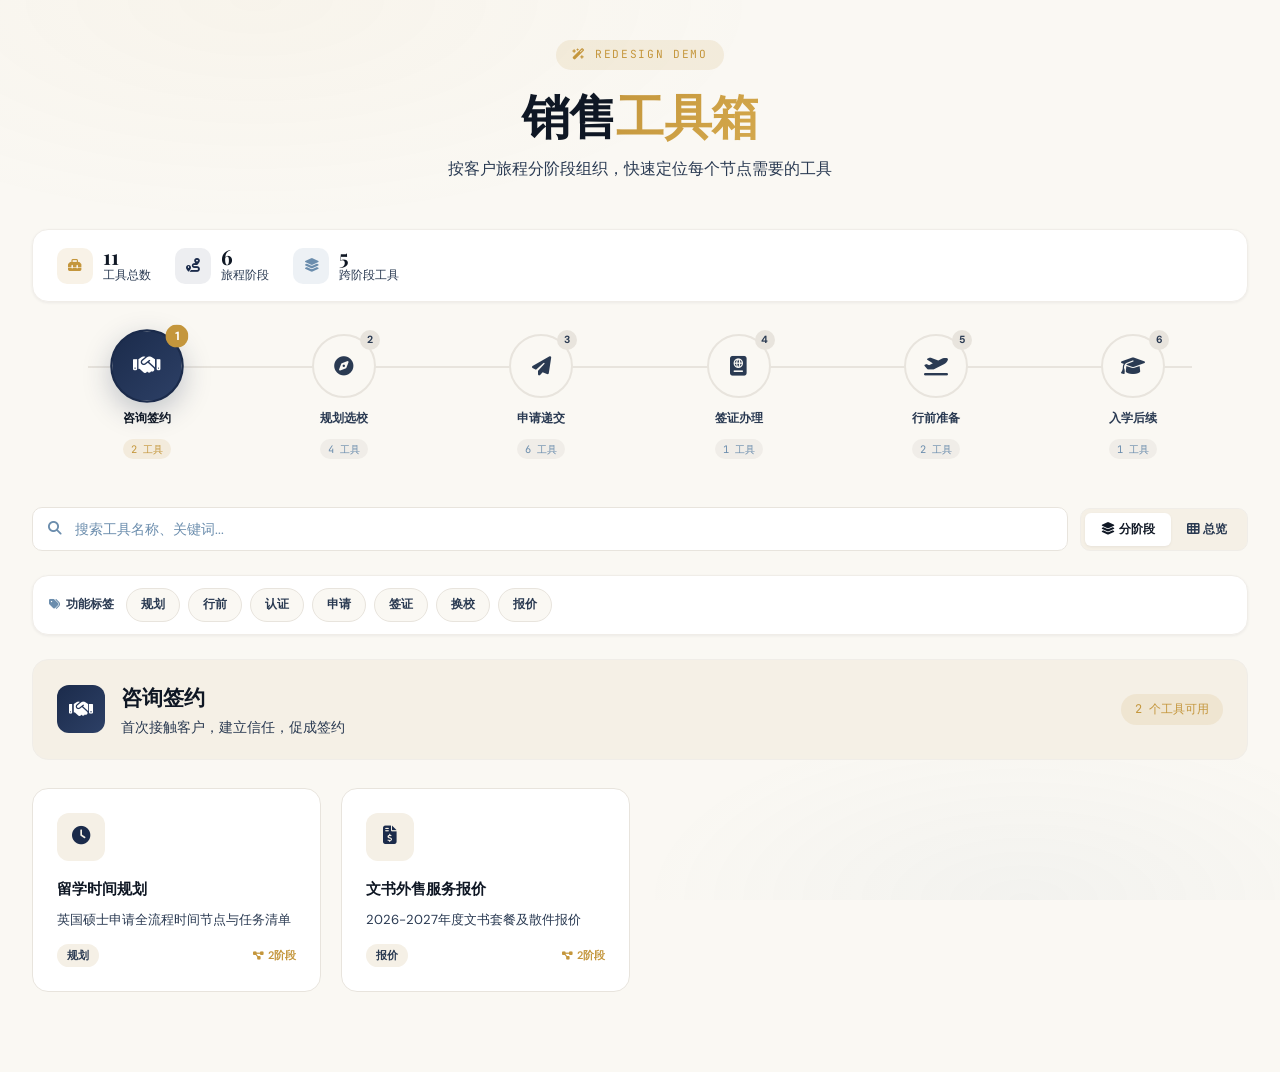
<file: tools-redesign-demo.html>
<!DOCTYPE html>
<html lang="zh-CN">
<head>
    <meta charset="UTF-8">
    <meta name="viewport" content="width=device-width, initial-scale=1.0">
    <title>销售工具箱 - 改版方案 Demo</title>
    <link rel="stylesheet" href="https://cdnjs.cloudflare.com/ajax/libs/font-awesome/6.5.1/css/all.min.css">
    <link href="https://fonts.googleapis.com/css2?family=Playfair+Display:wght@600;700;800&family=DM+Sans:wght@400;500;600;700&family=JetBrains+Mono:wght@400;500&display=swap" rel="stylesheet">
    <style>
        :root {
            --ink: #0F1724;
            --ink-soft: #2A3A52;
            --cream: #FAF8F3;
            --cream-warm: #F5F0E6;
            --gold: #C4963C;
            --gold-glow: #D4A84C;
            --gold-dim: rgba(196,150,60,0.12);
            --navy: #1B2B4B;
            --navy-light: #2D4066;
            --slate: #6B8DAD;
            --mist: #E8E4DD;
            --mist-light: #F0EDE8;
            --shadow-sm: 0 1px 3px rgba(15,23,36,0.06);
            --shadow-md: 0 4px 16px rgba(15,23,36,0.08);
            --shadow-lg: 0 12px 40px rgba(15,23,36,0.12);
            --shadow-gold: 0 8px 32px rgba(196,150,60,0.15);
            --radius: 16px;
            --radius-sm: 10px;
            --radius-xs: 6px;
            --font-display: 'Playfair Display', Georgia, serif;
            --font-body: 'DM Sans', -apple-system, sans-serif;
            --font-mono: 'JetBrains Mono', monospace;
            --ease: cubic-bezier(0.16, 1, 0.3, 1);
            --ease-bounce: cubic-bezier(0.34, 1.56, 0.64, 1);
        }

        * { margin: 0; padding: 0; box-sizing: border-box; }
        html { scroll-behavior: smooth; }
        body {
            font-family: var(--font-body);
            background: var(--cream);
            color: var(--ink);
            line-height: 1.6;
            min-height: 100vh;
            overflow-x: hidden;
        }

        /* ===== Background texture ===== */
        body::before {
            content: '';
            position: fixed;
            inset: 0;
            background: 
                radial-gradient(ellipse 80% 50% at 20% 0%, rgba(196,150,60,0.04) 0%, transparent 50%),
                radial-gradient(ellipse 60% 40% at 80% 100%, rgba(107,141,173,0.05) 0%, transparent 50%);
            pointer-events: none;
            z-index: 0;
        }

        .page-wrap {
            position: relative;
            z-index: 1;
            max-width: 1280px;
            margin: 0 auto;
            padding: 40px 32px 80px;
        }

        /* ===== Header ===== */
        .header {
            text-align: center;
            margin-bottom: 48px;
            animation: fadeUp 0.8s var(--ease) both;
        }
        .header-label {
            display: inline-flex;
            align-items: center;
            gap: 8px;
            font-family: var(--font-mono);
            font-size: 0.7rem;
            letter-spacing: 0.15em;
            text-transform: uppercase;
            color: var(--gold);
            background: var(--gold-dim);
            padding: 6px 16px;
            border-radius: 20px;
            margin-bottom: 16px;
        }
        .header h1 {
            font-family: var(--font-display);
            font-size: clamp(2rem, 4vw, 3rem);
            font-weight: 800;
            color: var(--ink);
            letter-spacing: -0.02em;
            line-height: 1.2;
            margin-bottom: 12px;
        }
        .header h1 span {
            background: linear-gradient(135deg, var(--gold) 0%, var(--gold-glow) 100%);
            -webkit-background-clip: text;
            -webkit-text-fill-color: transparent;
            background-clip: text;
        }
        .header p {
            font-size: 1rem;
            color: var(--ink-soft);
            max-width: 500px;
            margin: 0 auto;
        }

        /* ===== Journey Timeline Navigation ===== */
        .journey-nav {
            position: relative;
            margin-bottom: 48px;
            padding: 0 16px;
            animation: fadeUp 0.8s var(--ease) 0.1s both;
        }
        .journey-track {
            position: relative;
            display: flex;
            justify-content: space-between;
            align-items: stretch;
            gap: 0;
        }
        /* 连接线 */
        .journey-track::before {
            content: '';
            position: absolute;
            top: 32px;
            left: 40px;
            right: 40px;
            height: 2px;
            background: var(--mist);
            z-index: 0;
        }
        .journey-track::after {
            content: '';
            position: absolute;
            top: 32px;
            left: 40px;
            height: 2px;
            background: linear-gradient(90deg, var(--gold), var(--gold-glow));
            z-index: 1;
            transition: width 0.6s var(--ease);
            width: var(--progress-width, 0%);
        }

        .journey-node {
            position: relative;
            z-index: 2;
            display: flex;
            flex-direction: column;
            align-items: center;
            gap: 12px;
            cursor: pointer;
            padding: 0 4px;
            flex: 1;
            transition: all 0.3s var(--ease);
        }
        .journey-node:hover .node-circle {
            transform: scale(1.1);
            box-shadow: var(--shadow-gold);
        }
        .node-circle {
            width: 64px;
            height: 64px;
            border-radius: 50%;
            background: var(--cream);
            border: 2px solid var(--mist);
            display: flex;
            align-items: center;
            justify-content: center;
            font-size: 1.2rem;
            color: var(--ink-soft);
            transition: all 0.4s var(--ease);
            position: relative;
        }
        .journey-node.active .node-circle {
            background: linear-gradient(135deg, var(--navy) 0%, var(--navy-light) 100%);
            border-color: var(--navy);
            color: #fff;
            transform: scale(1.15);
            box-shadow: 0 8px 24px rgba(27,43,75,0.25);
        }
        .journey-node.visited .node-circle {
            border-color: var(--gold);
            color: var(--gold);
        }
        .journey-node.active.visited .node-circle {
            color: #fff;
        }
        .node-number {
            position: absolute;
            top: -6px;
            right: -6px;
            width: 20px;
            height: 20px;
            border-radius: 50%;
            background: var(--mist);
            color: var(--ink-soft);
            font-size: 0.65rem;
            font-weight: 700;
            display: flex;
            align-items: center;
            justify-content: center;
            transition: all 0.3s var(--ease);
        }
        .journey-node.active .node-number {
            background: var(--gold);
            color: #fff;
        }
        .node-label {
            font-size: 0.78rem;
            font-weight: 600;
            color: var(--ink-soft);
            text-align: center;
            transition: color 0.3s var(--ease);
            line-height: 1.3;
        }
        .journey-node.active .node-label {
            color: var(--ink);
            font-weight: 700;
        }
        .node-tool-count {
            font-family: var(--font-mono);
            font-size: 0.65rem;
            color: var(--slate);
            background: var(--mist-light);
            padding: 2px 8px;
            border-radius: 10px;
            transition: all 0.3s var(--ease);
        }
        .journey-node.active .node-tool-count {
            background: var(--gold-dim);
            color: var(--gold);
        }

        /* ===== Stage Content Area ===== */
        .stage-view {
            animation: fadeUp 0.8s var(--ease) 0.2s both;
        }
        .stage-panel {
            display: none;
            animation: panelIn 0.5s var(--ease) both;
        }
        .stage-panel.active {
            display: block;
        }
        @keyframes panelIn {
            from { opacity: 0; transform: translateY(12px); }
            to { opacity: 1; transform: translateY(0); }
        }

        .stage-header {
            display: flex;
            align-items: center;
            gap: 16px;
            margin-bottom: 28px;
            padding: 20px 24px;
            background: var(--cream-warm);
            border-radius: var(--radius);
            border: 1px solid var(--mist-light);
        }
        .stage-header-icon {
            width: 48px;
            height: 48px;
            border-radius: 12px;
            background: linear-gradient(135deg, var(--navy), var(--navy-light));
            display: flex;
            align-items: center;
            justify-content: center;
            font-size: 1.2rem;
            color: #fff;
            flex-shrink: 0;
        }
        .stage-header-text h2 {
            font-family: var(--font-display);
            font-size: 1.3rem;
            font-weight: 700;
            color: var(--ink);
            margin-bottom: 4px;
        }
        .stage-header-text p {
            font-size: 0.85rem;
            color: var(--ink-soft);
        }
        .stage-header-badge {
            margin-left: auto;
            font-family: var(--font-mono);
            font-size: 0.75rem;
            color: var(--gold);
            background: var(--gold-dim);
            padding: 6px 14px;
            border-radius: 20px;
            white-space: nowrap;
        }

        /* ===== Tool Cards ===== */
        .tools-grid {
            display: grid;
            grid-template-columns: repeat(auto-fill, minmax(260px, 1fr));
            gap: 20px;
        }
        .tool-card {
            position: relative;
            background: #fff;
            border: 1px solid var(--mist);
            border-radius: var(--radius);
            padding: 24px;
            cursor: pointer;
            transition: all 0.35s var(--ease);
            overflow: hidden;
        }
        .tool-card::before {
            content: '';
            position: absolute;
            top: 0;
            left: 0;
            right: 0;
            height: 3px;
            background: linear-gradient(90deg, var(--gold), var(--gold-glow));
            opacity: 0;
            transition: opacity 0.3s var(--ease);
        }
        .tool-card:hover {
            border-color: var(--gold);
            box-shadow: var(--shadow-lg);
            transform: translateY(-4px);
        }
        .tool-card:hover::before {
            opacity: 1;
        }
        .tool-card-icon-wrap {
            width: 48px;
            height: 48px;
            border-radius: 12px;
            background: var(--cream-warm);
            display: flex;
            align-items: center;
            justify-content: center;
            font-size: 1.15rem;
            color: var(--navy);
            margin-bottom: 16px;
            transition: all 0.3s var(--ease);
        }
        .tool-card:hover .tool-card-icon-wrap {
            background: var(--navy);
            color: #fff;
            transform: scale(1.05);
        }
        .tool-card h4 {
            font-size: 0.95rem;
            font-weight: 700;
            color: var(--ink);
            margin-bottom: 8px;
            display: flex;
            align-items: center;
            gap: 8px;
        }
        .tool-card p {
            font-size: 0.82rem;
            color: var(--ink-soft);
            line-height: 1.6;
            margin-bottom: 14px;
        }
        .tool-card-footer {
            display: flex;
            align-items: center;
            justify-content: space-between;
        }
        .tool-tags {
            display: flex;
            gap: 6px;
            flex-wrap: wrap;
        }
        .tool-tag {
            font-size: 0.68rem;
            font-weight: 600;
            padding: 3px 10px;
            border-radius: 12px;
            background: var(--cream-warm);
            color: var(--ink-soft);
            transition: all 0.2s var(--ease);
        }
        .tool-tag.tag-clickable {
            cursor: pointer;
        }
        .tool-tag.tag-clickable:hover {
            background: var(--navy);
            color: #fff;
        }
        .tool-stages-indicator {
            display: flex;
            align-items: center;
            gap: 4px;
            font-size: 0.68rem;
            color: var(--gold);
            font-weight: 600;
        }
        .tool-stages-indicator i {
            font-size: 0.6rem;
        }

        /* ===== Search & Filter Bar ===== */
        .filter-bar {
            display: flex;
            gap: 12px;
            margin-bottom: 24px;
            flex-wrap: wrap;
            align-items: center;
        }
        .search-box {
            position: relative;
            flex: 1;
            min-width: 220px;
        }
        .search-box i {
            position: absolute;
            left: 16px;
            top: 50%;
            transform: translateY(-50%);
            color: var(--slate);
            font-size: 0.85rem;
        }
        .search-box input {
            width: 100%;
            padding: 12px 16px 12px 42px;
            border: 1px solid var(--mist);
            border-radius: var(--radius-sm);
            font-size: 0.88rem;
            font-family: var(--font-body);
            background: #fff;
            outline: none;
            transition: all 0.3s var(--ease);
        }
        .search-box input:focus {
            border-color: var(--gold);
            box-shadow: 0 0 0 3px var(--gold-dim);
        }
        .search-box input::placeholder { color: var(--slate); }

        .view-toggle {
            display: flex;
            background: var(--cream-warm);
            border-radius: var(--radius-sm);
            padding: 4px;
            border: 1px solid var(--mist-light);
        }
        .view-toggle button {
            padding: 8px 16px;
            border: none;
            background: transparent;
            border-radius: var(--radius-xs);
            font-size: 0.78rem;
            font-weight: 600;
            font-family: var(--font-body);
            color: var(--ink-soft);
            cursor: pointer;
            transition: all 0.2s var(--ease);
        }
        .view-toggle button.active {
            background: #fff;
            color: var(--ink);
            box-shadow: var(--shadow-sm);
        }

        /* ===== Tag Filter Bar ===== */
        .tag-filter-bar {
            display: flex;
            align-items: center;
            gap: 8px;
            flex-wrap: wrap;
            margin-bottom: 24px;
            padding: 12px 16px;
            background: #fff;
            border-radius: var(--radius);
            border: 1px solid var(--mist-light);
            box-shadow: var(--shadow-sm);
            animation: fadeUp 0.8s var(--ease) 0.12s both;
        }
        .tag-filter-label {
            font-size: 0.75rem;
            font-weight: 600;
            color: var(--ink-soft);
            margin-right: 4px;
            white-space: nowrap;
            display: flex;
            align-items: center;
            gap: 6px;
        }
        .tag-filter-label i {
            font-size: 0.7rem;
            color: var(--slate);
        }
        .tag-chip {
            padding: 6px 14px;
            border-radius: 20px;
            font-size: 0.76rem;
            font-weight: 600;
            border: 1.5px solid var(--mist);
            background: var(--cream);
            color: var(--ink-soft);
            cursor: pointer;
            transition: all 0.25s var(--ease);
            user-select: none;
        }
        .tag-chip:hover {
            border-color: var(--gold);
            color: var(--gold);
            background: var(--gold-dim);
        }
        .tag-chip.active {
            border-color: var(--navy);
            background: var(--navy);
            color: #fff;
            box-shadow: 0 2px 8px rgba(27,43,75,0.18);
        }
        .tag-chip.active:hover {
            background: var(--navy-light);
            border-color: var(--navy-light);
            color: #fff;
        }
        .tag-filter-divider {
            width: 1px;
            height: 20px;
            background: var(--mist);
            margin: 0 4px;
        }
        .tag-chip-reset {
            padding: 5px 12px;
            border-radius: 16px;
            font-size: 0.7rem;
            font-weight: 600;
            border: 1px dashed var(--mist);
            background: transparent;
            color: var(--slate);
            cursor: pointer;
            transition: all 0.2s var(--ease);
        }
        .tag-chip-reset:hover {
            border-color: var(--slate);
            color: var(--ink-soft);
        }

        /* ===== All Stages View ===== */
        .all-stages-view {
            display: none;
        }
        .all-stages-view.active {
            display: block;
            animation: panelIn 0.4s var(--ease) both;
        }
        .all-stage-section {
            margin-bottom: 36px;
        }
        .all-stage-section .mini-header {
            display: flex;
            align-items: center;
            gap: 10px;
            margin-bottom: 16px;
            padding-bottom: 10px;
            border-bottom: 1px solid var(--mist);
        }
        .mini-header .mini-num {
            width: 24px;
            height: 24px;
            border-radius: 50%;
            background: var(--navy);
            color: #fff;
            font-size: 0.7rem;
            font-weight: 700;
            display: flex;
            align-items: center;
            justify-content: center;
        }
        .mini-header h3 {
            font-family: var(--font-display);
            font-size: 1rem;
            font-weight: 700;
            color: var(--ink);
        }
        .mini-header .mini-count {
            margin-left: auto;
            font-family: var(--font-mono);
            font-size: 0.7rem;
            color: var(--slate);
        }

        /* ===== Modal ===== */
        .modal-overlay {
            display: none;
            position: fixed;
            inset: 0;
            background: rgba(15,23,36,0.5);
            backdrop-filter: blur(4px);
            z-index: 1000;
            align-items: center;
            justify-content: center;
            animation: fadeIn 0.3s var(--ease);
        }
        .modal-overlay.show { display: flex; }
        .modal-box {
            background: #fff;
            border-radius: 20px;
            max-width: 640px;
            width: 92%;
            max-height: 85vh;
            overflow-y: auto;
            padding: 36px;
            position: relative;
            animation: modalIn 0.4s var(--ease-bounce);
            box-shadow: 0 24px 80px rgba(15,23,36,0.2);
        }
        .modal-close {
            position: absolute;
            top: 16px;
            right: 16px;
            width: 36px;
            height: 36px;
            border-radius: 50%;
            border: none;
            background: var(--cream-warm);
            color: var(--ink-soft);
            font-size: 1rem;
            cursor: pointer;
            display: flex;
            align-items: center;
            justify-content: center;
            transition: all 0.2s var(--ease);
        }
        .modal-close:hover {
            background: var(--ink);
            color: #fff;
        }
        .modal-icon {
            width: 56px;
            height: 56px;
            border-radius: 14px;
            background: linear-gradient(135deg, var(--navy), var(--navy-light));
            display: flex;
            align-items: center;
            justify-content: center;
            font-size: 1.3rem;
            color: #fff;
            margin-bottom: 20px;
        }
        .modal-box h2 {
            font-family: var(--font-display);
            font-size: 1.4rem;
            font-weight: 700;
            color: var(--ink);
            margin-bottom: 12px;
        }
        .modal-meta {
            display: flex;
            gap: 8px;
            flex-wrap: wrap;
            margin-bottom: 20px;
        }
        .modal-meta .meta-tag {
            font-size: 0.72rem;
            font-weight: 600;
            padding: 4px 12px;
            border-radius: 14px;
        }
        .meta-tag.stage-tag {
            background: var(--gold-dim);
            color: var(--gold);
        }
        .meta-tag.func-tag {
            background: rgba(107,141,173,0.12);
            color: var(--slate);
        }
        .modal-body {
            font-size: 0.9rem;
            color: var(--ink-soft);
            line-height: 1.8;
        }

        /* ===== Stats Strip ===== */
        .stats-strip {
            display: flex;
            gap: 24px;
            margin-bottom: 32px;
            padding: 16px 24px;
            background: #fff;
            border-radius: var(--radius);
            border: 1px solid var(--mist-light);
            box-shadow: var(--shadow-sm);
            animation: fadeUp 0.8s var(--ease) 0.15s both;
        }
        .stat-block {
            display: flex;
            align-items: center;
            gap: 10px;
        }
        .stat-block .stat-icon {
            width: 36px;
            height: 36px;
            border-radius: 10px;
            display: flex;
            align-items: center;
            justify-content: center;
            font-size: 0.85rem;
        }
        .stat-block:nth-child(1) .stat-icon { background: var(--gold-dim); color: var(--gold); }
        .stat-block:nth-child(2) .stat-icon { background: rgba(27,43,75,0.08); color: var(--navy); }
        .stat-block:nth-child(3) .stat-icon { background: rgba(107,141,173,0.12); color: var(--slate); }
        .stat-num {
            font-family: var(--font-display);
            font-size: 1.3rem;
            font-weight: 700;
            color: var(--ink);
            line-height: 1;
        }
        .stat-label {
            font-size: 0.72rem;
            color: var(--ink-soft);
        }

        /* ===== Animations ===== */
        @keyframes fadeUp {
            from { opacity: 0; transform: translateY(20px); }
            to { opacity: 1; transform: translateY(0); }
        }
        @keyframes fadeIn {
            from { opacity: 0; }
            to { opacity: 1; }
        }
        @keyframes modalIn {
            from { opacity: 0; transform: scale(0.95) translateY(10px); }
            to { opacity: 1; transform: scale(1) translateY(0); }
        }

        /* ===== Responsive ===== */
        @media (max-width: 768px) {
            .page-wrap { padding: 24px 16px 60px; }
            .journey-track { flex-wrap: wrap; gap: 12px; justify-content: center; }
            .journey-track::before, .journey-track::after { display: none; }
            .journey-node { flex: 0 0 calc(33.33% - 8px); }
            .node-circle { width: 52px; height: 52px; font-size: 1rem; }
            .node-label { font-size: 0.7rem; }
            .tools-grid { grid-template-columns: 1fr; }
            .stats-strip { flex-wrap: wrap; gap: 16px; }
            .stage-header { flex-direction: column; align-items: flex-start; }
            .stage-header-badge { margin-left: 0; }
        }
    </style>
</head>
<body>
    <div class="page-wrap">
        <!-- Header -->
        <div class="header">
            <div class="header-label"><i class="fas fa-wand-magic-sparkles"></i> Redesign Demo</div>
            <h1>销售<span>工具箱</span></h1>
            <p>按客户旅程分阶段组织，快速定位每个节点需要的工具</p>
        </div>

        <!-- Stats -->
        <div class="stats-strip" id="statsStrip"></div>

        <!-- Journey Timeline Navigation -->
        <div class="journey-nav">
            <div class="journey-track" id="journeyTrack"></div>
        </div>

        <!-- Filter & Search -->
        <div class="filter-bar">
            <div class="search-box">
                <i class="fas fa-search"></i>
                <input type="text" id="searchInput" placeholder="搜索工具名称、关键词..." oninput="handleSearch()">
            </div>
            <div class="view-toggle">
                <button class="active" data-view="stage" onclick="setView('stage')"><i class="fas fa-layer-group" style="margin-right:4px;"></i>分阶段</button>
                <button data-view="all" onclick="setView('all')"><i class="fas fa-th" style="margin-right:4px;"></i>总览</button>
            </div>
        </div>

        <!-- Tag Filter -->
        <div class="tag-filter-bar" id="tagFilterBar"></div>

        <!-- Single Stage View -->
        <div class="stage-view" id="stageView"></div>

        <!-- All Stages Overview -->
        <div class="all-stages-view" id="allStagesView"></div>
    </div>

    <!-- Modal -->
    <div class="modal-overlay" id="modal" onclick="if(event.target===this)closeModal()">
        <div class="modal-box">
            <button class="modal-close" onclick="closeModal()"><i class="fas fa-times"></i></button>
            <div id="modalContent"></div>
        </div>
    </div>

    <script>
    // ===== Data =====
    const STAGES = [
        { id: 'consult',   name: '咨询签约',   icon: 'fa-handshake',       desc: '首次接触客户，建立信任，促成签约', color: '#4F46E5' },
        { id: 'planning',  name: '规划选校',   icon: 'fa-compass',         desc: '制定申请规划，确定目标院校', color: '#D97706' },
        { id: 'apply',     name: '申请递交',   icon: 'fa-paper-plane',     desc: '准备材料，提交申请，处理offer', color: '#2563EB' },
        { id: 'visa',      name: '签证办理',   icon: 'fa-passport',        desc: '签证材料准备与递交申请', color: '#059669' },
        { id: 'predepart', name: '行前准备',   icon: 'fa-plane-departure', desc: '出发前的各项准备事宜', color: '#DB2777' },
        { id: 'postentry', name: '入学后续',   icon: 'fa-graduation-cap',  desc: '落地后的收尾与后续事项', color: '#7C3AED' },
    ];

    const TOOLS = [
        {
            id: 'timeline', name: '留学时间规划',
            description: '英国硕士申请全流程时间节点与任务清单',
            icon: 'fa-clock',
            keywords: '留学 时间 规划 申请 流程 节点',
            stages: ['consult', 'planning'],
            tags: ['规划'],
            content: '英国硕士申请全流程时间节点与任务清单，涵盖从选校规划到入学报到的完整时间线：\n\n• 提前12-18个月：确定留学意向，开始语言准备\n• 提前9-12个月：确定目标院校，准备申请材料\n• 提前6-9个月：提交申请，跟进进度\n• 提前3-6个月：收到offer，确认入读\n• 提前1-3个月：办理签证，准备行前事宜\n• 入学后：注册报到，学历认证'
        },
        {
            id: 'predeparture', name: '留英行前指南',
            description: '签证、体检、换汇、行李、落地、生活全流程指引',
            icon: 'fa-plane-departure',
            keywords: '英国 行前 签证 体检 换汇 行李 落地 生活',
            stages: ['predepart'],
            tags: ['行前'],
            content: '英国留学行前全流程指引，覆盖签证确认、体检安排、换汇技巧、行李清单、落地报到、生活须知等方方面面。'
        },
        {
            id: 'degree_auth', name: '境外学历认证指南',
            description: '国（境）外学历学位认证全流程操作指引',
            icon: 'fa-certificate',
            keywords: '学历 认证 留服 国境外 学位',
            stages: ['postentry'],
            tags: ['认证'],
            content: '国（境）外学历学位认证全流程操作指引，包括留服中心认证申请步骤、所需材料清单、常见问题解答。'
        },
        {
            id: 'ireland_predeparture', name: '爱尔兰行前指南',
            description: '入境、IRP居留卡、行李准备、紧急联系全流程指引',
            icon: 'fa-leaf',
            keywords: '爱尔兰 行前 IRP 居留 入境 签证',
            stages: ['predepart'],
            tags: ['行前'],
            content: '爱尔兰留学行前全流程指引，涵盖入境须知、IRP居留卡办理、行李清单、紧急联系方式等。'
        },
        {
            id: 'ucas', name: 'UCAS申请说明',
            description: '英国本科UCAS申请流程、材料、时间线及注意事项',
            icon: 'fa-university',
            keywords: 'UCAS 本科 申请 英国 Buzzword 佣金',
            stages: ['apply'],
            tags: ['申请'],
            content: '英国本科UCAS申请全流程说明，包括申请系统操作、个人陈述撰写要点、推荐信要求、关键时间节点及佣金政策。'
        },
        {
            id: 'uk_visa', name: '英国学生签证指南',
            description: '签证材料、保证金、肺结核体检、申请流程全指引',
            icon: 'fa-passport',
            keywords: '英国 签证 学生 保证金 肺结核 体检',
            stages: ['visa'],
            tags: ['签证'],
            content: '英国学生签证全流程指引，涵盖CAS确认、保证金存款要求（金额/存期/来源证明）、肺结核体检预约、签证材料清单及在线申请步骤。'
        },
        {
            id: 'emergency_switch', name: '紧急换校指南',
            description: '紧急换校选校维度、推荐院校、换校流程全指引',
            icon: 'fa-exchange-alt',
            keywords: '紧急 换校 选校 谢菲尔德 诺丁汉 伯明翰 奖学金',
            stages: ['planning', 'apply'],
            tags: ['换校'],
            content: '紧急换校全指引，包括换校原因评估、目标院校筛选维度（排名/专业/地理位置/奖学金）、换校申请流程及注意事项。'
        },
        {
            id: 'writing_service', name: '文书外售服务报价',
            description: '2026-2027年度文书套餐及散件报价',
            icon: 'fa-file-invoice-dollar',
            keywords: '文书 外售 报价 PS 推荐信 简历 套餐',
            stages: ['consult', 'apply'],
            tags: ['报价'],
            content: '2026-2027年度文书外售服务报价单，包含PS个人陈述、推荐信、CV简历等文书套餐及散件价格。'
        },
        {
            id: 'uk_materials', name: '英国申请材料清单',
            description: '硕士及其他课程申请材料准备要点与注意事项',
            icon: 'fa-clipboard-list',
            keywords: '英国 申请 材料 清单 PS 推荐信 成绩单 雅思 护照 文书',
            stages: ['planning', 'apply'],
            tags: ['申请'],
            content: '英国硕士申请材料准备清单，涵盖PS、推荐信、成绩单、在读证明/毕业证、雅思成绩、护照、作品集等各类材料的具体要求与注意事项。'
        },
        {
            id: 'graduation_docs', name: '毕业材料办理温馨提示',
            description: '国内本科生毕业证、学位证、成绩单、均分证明办理指引',
            icon: 'fa-graduation-cap',
            keywords: '毕业 材料 办理 毕业证 学位证 成绩单 均分证明 翻译 盖章',
            stages: ['apply'],
            tags: ['申请'],
            content: '国内本科毕业材料办理指引，包括毕业证/学位证补领流程、成绩单打印与翻译盖章、均分证明开具等操作步骤。'
        },
        {
            id: 'deposit_refund', name: '留位费退费政策',
            description: '13所英国热门大学留位费退费规则汇总',
            icon: 'fa-sterling-sign',
            keywords: '留位费 退费 押金 deposit refund 冷静期 签证被拒',
            stages: ['planning', 'apply'],
            tags: ['申请'],
            content: '13所英国热门大学留位费（Deposit）退费政策汇总，包括退费条件、冷静期政策、签证被拒退费流程等关键信息。'
        },
    ];

    // ===== State =====
    let activeStage = 'consult';
    let currentView = 'stage'; // 'stage' | 'all'
    let searchQuery = '';
    let activeTags = []; // 选中的功能标签（多选）

    // ===== Render Journey Nav =====
    function renderJourneyNav() {
        const track = document.getElementById('journeyTrack');
        let html = '';
        STAGES.forEach((stage, i) => {
            const toolCount = TOOLS.filter(t => t.stages.includes(stage.id)).length;
            const isActive = stage.id === activeStage;
            const isVisited = STAGES.findIndex(s => s.id === activeStage) > i;
            html += `
            <div class="journey-node ${isActive ? 'active' : ''} ${isVisited ? 'visited' : ''}" 
                 onclick="selectStage('${stage.id}')" data-stage="${stage.id}">
                <div class="node-circle">
                    <i class="fas ${stage.icon}"></i>
                    <span class="node-number">${i + 1}</span>
                </div>
                <span class="node-label">${stage.name}</span>
                <span class="node-tool-count">${toolCount} 工具</span>
            </div>`;
        });
        track.innerHTML = html;
        updateProgress();
    }

    function updateProgress() {
        const idx = STAGES.findIndex(s => s.id === activeStage);
        const track = document.getElementById('journeyTrack');
        const pct = (idx / (STAGES.length - 1)) * 100;
        track.style.setProperty('--progress-width', `calc(${pct}% - ${pct > 0 ? 0 : 0}px)`);
    }

    function selectStage(stageId) {
        activeStage = stageId;
        renderJourneyNav();
        renderStageView();
    }

    // ===== Render Stage View =====
    function renderStageView() {
        if (currentView !== 'stage') return;
        const container = document.getElementById('stageView');
        const stage = STAGES.find(s => s.id === activeStage);
        const filteredTools = getFilteredTools().filter(t => t.stages.includes(activeStage));

        let html = `
        <div class="stage-panel active">
            <div class="stage-header">
                <div class="stage-header-icon"><i class="fas ${stage.icon}"></i></div>
                <div class="stage-header-text">
                    <h2>${stage.name}</h2>
                    <p>${stage.desc}</p>
                </div>
                <div class="stage-header-badge">${filteredTools.length} 个工具可用</div>
            </div>
            <div class="tools-grid">`;

        if (filteredTools.length === 0) {
            html += `<div style="grid-column:1/-1;text-align:center;padding:48px;color:var(--slate);">
                <i class="fas fa-inbox" style="font-size:2rem;margin-bottom:12px;display:block;opacity:0.4;"></i>
                <p>该阶段暂无匹配工具</p>
            </div>`;
        } else {
            filteredTools.forEach((tool, i) => {
                html += renderToolCard(tool, i);
            });
        }

        html += `</div></div>`;
        container.innerHTML = html;
    }

    function renderToolCard(tool, delayIdx = 0) {
        const isMulti = tool.stages.length > 1;
        return `
        <div class="tool-card" onclick="openTool('${tool.id}')" style="animation: fadeUp 0.5s var(--ease) ${delayIdx * 0.06}s both;">
            <div class="tool-card-icon-wrap"><i class="fas ${tool.icon}"></i></div>
            <h4>${tool.name}</h4>
            <p>${tool.description}</p>
            <div class="tool-card-footer">
                <div class="tool-tags">
                    ${tool.tags.map(t => `<span class="tool-tag tag-clickable" onclick="event.stopPropagation();toggleTag('${t}')">${t}</span>`).join('')}
                </div>
                ${isMulti ? `<span class="tool-stages-indicator"><i class="fas fa-diagram-project"></i> ${tool.stages.length}阶段</span>` : ''}
            </div>
        </div>`;
    }

    // ===== Render All Stages View =====
    function renderAllStagesView() {
        if (currentView !== 'all') return;
        const container = document.getElementById('allStagesView');
        const filtered = getFilteredTools();
        let html = '';

        STAGES.forEach((stage, idx) => {
            const stageTools = filtered.filter(t => t.stages.includes(stage.id));
            if (stageTools.length === 0) return;

            html += `
            <div class="all-stage-section">
                <div class="mini-header">
                    <span class="mini-num">${idx + 1}</span>
                    <h3>${stage.name}</h3>
                    <span class="mini-count">${stageTools.length} 个工具</span>
                </div>
                <div class="tools-grid">
                    ${stageTools.map((t, i) => renderToolCard(t, i)).join('')}
                </div>
            </div>`;
        });

        container.innerHTML = html;
    }

    // ===== Render Tag Filter Bar =====
    function renderTagFilter() {
        const allTags = [...new Set(TOOLS.flatMap(t => t.tags))];
        const bar = document.getElementById('tagFilterBar');
        let html = `<span class="tag-filter-label"><i class="fas fa-tags"></i>功能标签</span>`;
        allTags.forEach(tag => {
            const isActive = activeTags.includes(tag);
            html += `<span class="tag-chip ${isActive ? 'active' : ''}" onclick="toggleTag('${tag}')">${tag}</span>`;
        });
        if (activeTags.length > 0) {
            html += `<span class="tag-filter-divider"></span>`;
            html += `<span class="tag-chip-reset" onclick="clearTags()"><i class="fas fa-times" style="margin-right:3px;font-size:0.6rem;"></i>清除</span>`;
        }
        bar.innerHTML = html;
    }

    function toggleTag(tag) {
        const idx = activeTags.indexOf(tag);
        if (idx >= 0) activeTags.splice(idx, 1);
        else activeTags.push(tag);
        renderTagFilter();
        if (currentView === 'stage') renderStageView();
        else renderAllStagesView();
    }

    function clearTags() {
        activeTags = [];
        renderTagFilter();
        if (currentView === 'stage') renderStageView();
        else renderAllStagesView();
    }

    // ===== Helpers =====
    function getFilteredTools() {
        let result = TOOLS;
        // 搜索过滤
        if (searchQuery) {
            const q = searchQuery.toLowerCase();
            result = result.filter(t => {
                const haystack = `${t.name} ${t.description} ${t.keywords} ${t.tags.join(' ')}`.toLowerCase();
                return haystack.includes(q);
            });
        }
        // 标签过滤（多选，任一匹配即可）
        if (activeTags.length > 0) {
            result = result.filter(t => t.tags.some(tag => activeTags.includes(tag)));
        }
        return result;
    }

    function handleSearch() {
        searchQuery = document.getElementById('searchInput').value.trim();
        if (currentView === 'stage') renderStageView();
        else renderAllStagesView();
    }

    function setView(view) {
        currentView = view;
        document.querySelectorAll('.view-toggle button').forEach(b => {
            b.classList.toggle('active', b.dataset.view === view);
        });
        document.getElementById('stageView').style.display = view === 'stage' ? 'block' : 'none';
        document.getElementById('allStagesView').classList.toggle('active', view === 'all');
        if (view === 'stage') renderStageView();
        else renderAllStagesView();
    }

    // ===== Modal =====
    function openTool(toolId) {
        const tool = TOOLS.find(t => t.id === toolId);
        if (!tool) return;
        const stageNames = tool.stages.map(sid => {
            const s = STAGES.find(st => st.id === sid);
            return s ? s.name : sid;
        });
        document.getElementById('modalContent').innerHTML = `
            <div class="modal-icon"><i class="fas ${tool.icon}"></i></div>
            <h2>${tool.name}</h2>
            <div class="modal-meta">
                ${stageNames.map(n => `<span class="meta-tag stage-tag"><i class="fas fa-route" style="margin-right:4px;font-size:0.6rem;"></i>${n}</span>`).join('')}
                ${tool.tags.map(t => `<span class="meta-tag func-tag">${t}</span>`).join('')}
            </div>
            <div class="modal-body">${tool.content.replace(/\n/g, '<br>')}</div>
        `;
        document.getElementById('modal').classList.add('show');
        document.body.style.overflow = 'hidden';
    }

    function closeModal() {
        document.getElementById('modal').classList.remove('show');
        document.body.style.overflow = '';
    }

    // ===== Stats =====
    function renderStats() {
        const multiCount = TOOLS.filter(t => t.stages.length > 1).length;
        const allTags = [...new Set(TOOLS.flatMap(t => t.tags))];
        document.getElementById('statsStrip').innerHTML = `
            <div class="stat-block">
                <div class="stat-icon"><i class="fas fa-toolbox"></i></div>
                <div><div class="stat-num">${TOOLS.length}</div><div class="stat-label">工具总数</div></div>
            </div>
            <div class="stat-block">
                <div class="stat-icon"><i class="fas fa-route"></i></div>
                <div><div class="stat-num">${STAGES.length}</div><div class="stat-label">旅程阶段</div></div>
            </div>
            <div class="stat-block">
                <div class="stat-icon"><i class="fas fa-layer-group"></i></div>
                <div><div class="stat-num">${multiCount}</div><div class="stat-label">跨阶段工具</div></div>
            </div>
        `;
    }

    // ===== Init =====
    renderStats();
    renderJourneyNav();
    renderTagFilter();
    renderStageView();
    document.getElementById('allStagesView').style.display = 'none';
    </script>
</body>
</html>
</file>
